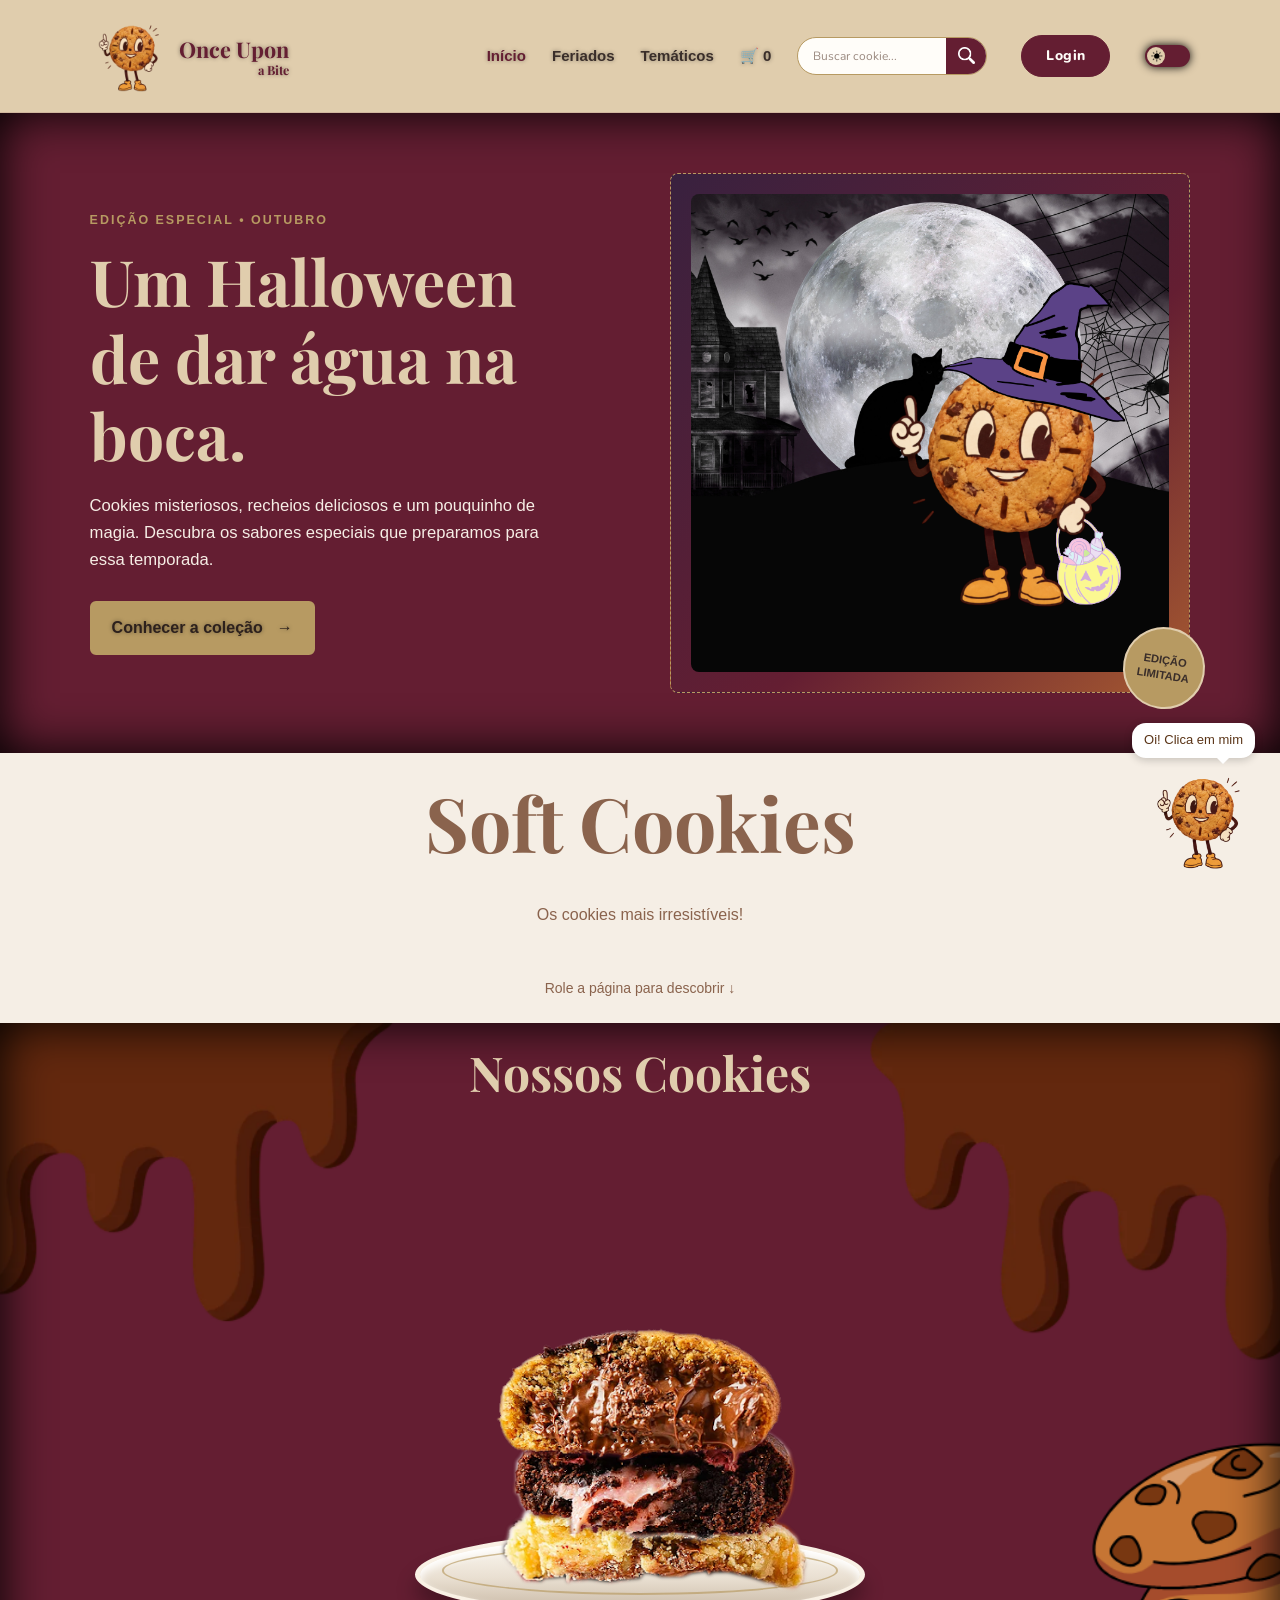
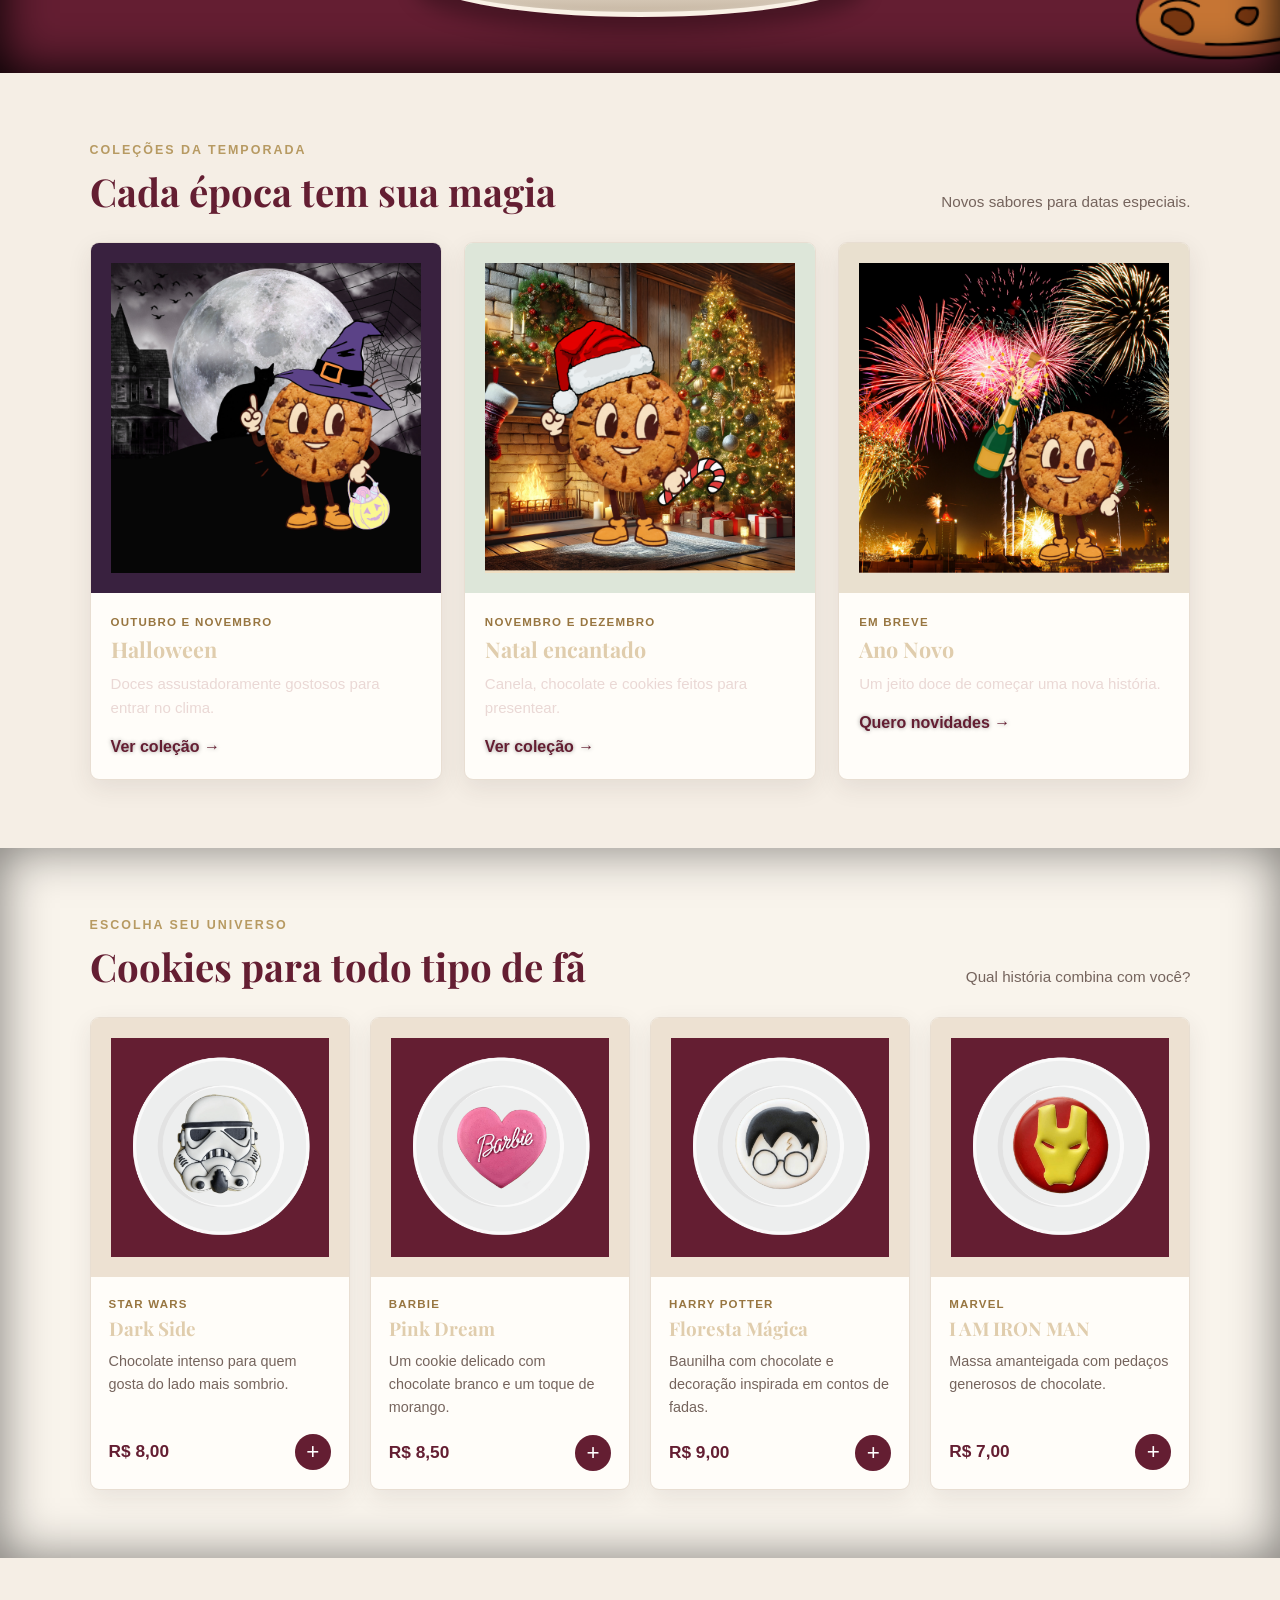
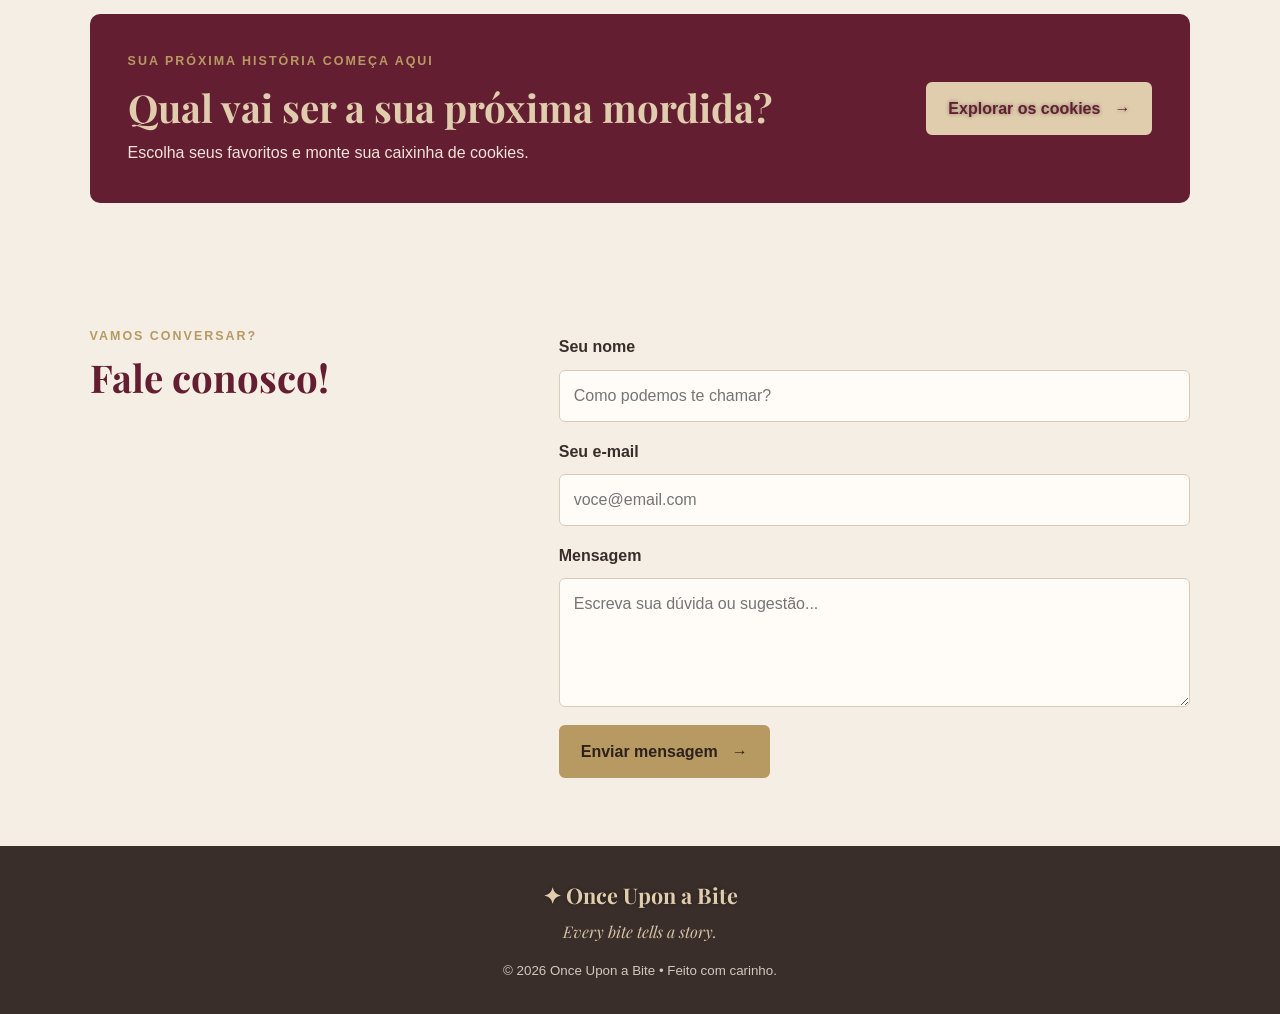
<file: index.html>
<!DOCTYPE html>
<html lang="pt-BR">
<head>
    <meta charset="UTF-8">
    <meta name="viewport" content="width=device-width, initial-scale=1.0">
    <title>Once Upon a Bite | Cookies que contam histórias</title>
    <link rel="stylesheet" href="style.css">
    <link rel="preconnect" href="https://fonts.googleapis.com">
    <link href="https://fonts.googleapis.com/css2?family=Nunito:wght@400;500;600;700;800&family=Playfair+Display:wght@500;600;700&display=swap" rel="stylesheet">
    <script src="script.js" defer></script>
    <link rel="icon" href="images/msbiscuits-favicon.png">
</head>
<body>

    <div id="mascote">
        <div class="balao-oi">Oi! Clica em mim</div>
        <img src="images/msbiscuits.png" alt="Cookie">
    </div>

    <div id="chat">
        <div class="topo">
            <img src="images/msbiscuits.png" alt="Cookie">
            <div class="nome">
                <strong>Cookie</strong>
                <span>online agora</span>
            </div>
            <button id="fechar">✕</button>
        </div>

        <div id="mensagens"></div>

        <div class="rodape">
            <input id="texto" type="text" placeholder="Escreve sua pergunta...">
            <button id="enviar">➤</button>
        </div>
    </div>

    <header class="cabecalho">
        <a class="logo" href="#inicio">
            <span class="logo-cookie">
                <img src="images/msbiscuits.png" alt="">
            </span>
            <span>Once Upon <small>a Bite</small></span>
        </a>

        <nav class="menu">
            <a class="header-active" href="#inicio">Início</a>

            <div class="feriados">
                <p>Feriados</p>
                <ul class="dropdown-feriados">
                    <li><a href="halloween.html">Halloween</a></li>
                    <li><a href="natal.html">Natal</a></li>
                </ul>
            </div>

            <a href="tematicos.html">Temáticos</a>

            <a href="carrinho.html" id="iconeCarrinho">
                🛒
                <span id="contadorCarrinho">0</span>
            </a>

            <div class="pesquisa">
                <input
                    type="search"
                    id="campoPesquisa"
                    list="lista-cookies"
                    placeholder="Buscar cookie..."
                    autocomplete="off"
                >

                <datalist id="lista-cookies">
                    <option value="Papai Cruel">
                    <option value="Poção Proibida">
                    <option value="Maldição da abóbora">
                    <option value="Jason Voorhees">
                    <option value="Mordida Proibida">
                    <option value="Ossos do Ofício">
                    <option value="Frankestein">
                    <option value="Gato Preto">
                    <option value="Dark Side">
                    <option value="Pink Dream">
                    <option value="Floresta Mágica">
                    <option value="I AM IRON MAN">
                    <option value="Velociraptor">
                    <option value="Amor Encantado">
                    <option value="HEHE">
                    <option value="SuperSonic">
                    <option value="Intergalático">
                    <option value="Troca Equivalente">
                    <option value="Aquele em que Mônica">
                    <option value="O Roubo">
                    <option value="Gingerbread">
                    <option value="Hello Kitty Natalina">
                    <option value="Grinch">
                    <option value="HOHOHO">
                    <option value="Let it go">
                    <option value="Presentes">
                    <option value="Rudolph">
                    <option value="Mamãe Noel">
                </datalist>

                <button type="button" onclick="abrirPesquisa()" aria-label="Pesquisar">
                    <img src="images/lupa.png" alt="">
                </button>
            </div>

            <button type="button" class="botao-abrir-login" onclick="abrirLogin()">
                Login
            </button>
            
            
            <!-- ================= MODAL DE LOGIN ================= -->
            
            <div id="id01" class="modal">
            
                <div class="modal-content">
            
                    <button type="button" class="close" onclick="fecharLogin()">
                        &times;
                    </button>
            
                    <div class="login-decoracao">
            
                        <img src="images/msbiscuits.png" alt="Cookie">
            
                        <span class="login-detalhe">✦ UMA EXPERIÊNCIA ESPECIAL ✦</span>
            
                        <h2>Once Upon<br>a Bite</h2>
            
                        <p>
                            Toda grande história começa com uma mordida.
                            Que tal continuar a sua?
                        </p>
            
                        <span class="login-estrela">✧</span>
            
                    </div>
            
            
                    <div class="login-formulario">
            
                        <span class="login-boasvindas">É BOM TER VOCÊ AQUI!</span>
            
                        <h2>Bem-vindo!</h2>
            
                        <p class="subtitulo">
                            Entre na sua conta e descubra seu próximo sabor favorito.
                        </p>
            
            
                        <!-- FORMULÁRIO DE LOGIN -->
            
                        <form id="formLogin">
            
                            <label for="uname">E-mail</label>
            
                            <input
                                type="email"
                                id="uname"
                                name="email"
                                placeholder="Digite seu e-mail"
                                required
                            >
            
            
                            <label for="psw">Senha</label>
            
                            <input
                                type="password"
                                id="psw"
                                name="senha"
                                placeholder="Digite sua senha"
                                required
                            >
            
            
                            <div class="login-opcoes">
            
                                <label class="lembrar">
                                    <input type="checkbox" name="remember">
                                    Lembrar de mim
                                </label>
            
                                <a href="#">Esqueceu a senha?</a>
            
                            </div>
            
            
                            <button type="submit" class="botao-login">
                                Entrar na minha conta <span>→</span>
                            </button>
            
                        </form>
            
            
                        <!-- LINK PARA CADASTRO -->
            
                        <p class="login-cadastro">
                            Ainda não tem uma conta?
            
                            <a
                                href="#"
                                onclick="event.preventDefault(); abrirCadastro();"
                            >
                                Cadastre-se
                            </a>
            
                        </p>
            
            
                        <div class="login-rodape">
                            ✦ EVERY BITE TELLS A STORY ✦
                        </div>
            
                    </div>
            
                </div>
            
            </div>
            
            
            
            <!-- ================= MODAL DE CADASTRO ================= -->
            
            <div id="modalCadastro" class="painel-overlay" style="display: none;">
            
                <div class="container-formulario-interno">
            
                    <button
                        type="button"
                        class="btn-fechar-modal"
                        onclick="fecharCadastro()"
                    >
                        &times;
                    </button>
            
            
                    <div class="bloco-campos-cadastro">
            
                        <h2>Criar Conta</h2>
            
            
                        <!-- FORMULÁRIO DE CADASTRO -->
            
                        <form id="formCadastro">
            
                            <input
                                type="text"
                                name="nome"
                                placeholder="Nome completo"
                                required
                            >
            
                            <input
                                type="tel"
                                id="tel"
                                name="telefone"
                                placeholder="+55 (00) 0 0000-0000"
                                maxlength="19"
                                inputmode="numeric"
                                required
                            >

            
                            <input
                                type="email"
                                name="email"
                                placeholder="E-mail"
                                required
                            >
            
                            <input
                                type="text"
                                name="endereco"
                                placeholder="Endereço"
                                required
                            >
            
                            <input
                                type="text"
                                name="numero"
                                placeholder="Número"
                                required
                            >
            
                            <input
                                type="text"
                                name="complemento"
                                placeholder="Complemento"
                            >
            
                            <input
                                type="text"
                                name="bairro"
                                placeholder="Bairro"
                                required
                            >
            
                            <input
                                type="text"
                                name="cidade"
                                placeholder="Cidade"
                                required
                            >
            
                            <input
                                type="password"
                                name="senha"
                                placeholder="Crie uma senha"
                                required
                            >
            
            
                            <button type="submit" class="botao-login">
                                Cadastrar-se <span>→</span>
                            </button>
            
            
                            <p style="text-align:center; margin-top:15px;">
            
                                Já tem conta?
            
                                <a
                                    href="#"
                                    onclick="event.preventDefault(); voltarParaLogin();"
                                >
                                    Voltar ao Login
                                </a>
            
                            </p>
            
                        </form>
            
                    </div>
            
                </div>
            
            </div>
            

            <label class="switch">
                <input type="checkbox" id="botao-mode">
                <span class="slider"></span>
            </label>
        </nav>
    </header>

    <main>
        <section class="destaque" id="inicio">
            <div class="destaque-texto">
                <p class="sobretitulo">EDIÇÃO ESPECIAL • OUTUBRO</p>

                <h1>Um Halloween<br>de dar água na boca.</h1>

                <p class="descricao">
                    Cookies misteriosos, recheios deliciosos e um pouquinho de magia.
                    Descubra os sabores especiais que preparamos para essa temporada.
                </p>

                <a class="botao" href="#feriados">
                    Conhecer a coleção <span>→</span>
                </a>
            </div>

            <div class="destaque-foto">
                <div class="foto-placeholder halloween-foto">
                    <img src="images/halloweenpag1.png" alt="">
                </div>

                <span class="selo">EDIÇÃO<br>LIMITADA</span>
            </div>
        </section>

        <section class="inicio">
            <h1>Soft Cookies</h1>
            <p>Os cookies mais irresistíveis!</p>
            <p class="instrucao">Role a página para descobrir ↓</p>
        </section>

        <section class="secao-cookies" id="secaoCookies">
    <div class="conteudo">
        <h2>Nossos Cookies</h2>

        <div class="pilha-cookies">

            <div class="prato">
                <div class="borda-prato"></div>
            </div>

            <img src="images/cook1.webp" class="cookie cookie-1" alt="Cookie">
            <img src="images/cook2.webp" class="cookie cookie-2" alt="Cookie">
            <img src="images/cook3.webp" class="cookie cookie-3" alt="Cookie">

        </div>
    </div>
</section>
        <section class="secao" id="feriados">
            <div class="titulo-secao">
                <div>
                    <p class="sobretitulo">COLEÇÕES DA TEMPORADA</p>
                    <h2>Cada época tem sua magia</h2>
                </div>

                <p class="texto-apoio">Novos sabores para datas especiais.</p>
            </div>

            <div class="grade-feriados">
                <article class="cartao-feriado halloween">
                    <div class="foto-placeholder foto-feriado">
                        <img src="images/halloweenpag1.png" alt="Foto da coleção de Halloween">
                    </div>

                    <div class="cartao-conteudo">
                        <p class="etiqueta">OUTUBRO E NOVEMBRO</p>
                        <h3>Halloween</h3>
                        <p>Doces assustadoramente gostosos para entrar no clima.</p>
                        <a href="halloween.html">Ver coleção →</a>
                    </div>
                </article>

                <article class="cartao-feriado natal">
                    <div class="foto-placeholder foto-feriado">
                        <img src="images/natalpag1.png" alt="">
                    </div>

                    <div class="cartao-conteudo">
                        <p class="etiqueta">NOVEMBRO E DEZEMBRO</p>
                        <h3>Natal encantado</h3>
                        <p>Canela, chocolate e cookies feitos para presentear.</p>
                        <a href="natal.html">Ver coleção →</a>
                    </div>
                </article>

                <article class="cartao-feriado ano-novo">
                    <div class="foto-placeholder foto-feriado">
                        <img src="images/anonovopag1.png" alt="">
                    </div>

                    <div class="cartao-conteudo">
                        <p class="etiqueta">EM BREVE</p>
                        <h3>Ano Novo</h3>
                        <p>Um jeito doce de começar uma nova história.</p>
                        <a href="#formulario">Quero novidades →</a>
                    </div>
                </article>
            </div>
        </section>

        <section class="secao produtos" id="tematicos">
            <div class="titulo-secao">
                <div>
                    <p class="sobretitulo">ESCOLHA SEU UNIVERSO</p>
                    <h2>Cookies para todo tipo de fã</h2>
                </div>

                <p class="texto-apoio">Qual história combina com você?</p>
            </div>

            <div class="grade-produtos" id="produtos">

                <article class="produto">
                    <div class="foto-placeholder foto-produto">
                        <img
                            src="images/cookies.png"
                            alt="Dark Side"
                            class="imagem-detalhes"
                            onclick="abrirDetalhes(this)"
                            data-id="17"
                            data-nome="Dark Side"
                            data-preco="8.00"
                            data-imagem="images/cookies.png"
                            data-descricao="Chocolate intenso para quem gosta do lado mais sombrio."
                            data-ingredientes="Massa de chocolate, gotas de chocolate e ingredientes selecionados."
                            data-informacoes="Cookie temático inspirado em Star Wars."
                            data-categoria="STAR WARS"
                        >
                    </div>

                    <div class="produto-info">
                        <p class="categoria">STAR WARS</p>
                        <h3>Dark Side</h3>
                        <p>Chocolate intenso para quem gosta do lado mais sombrio.</p>

                        <div class="produto-final">
                            <strong>R$ 8,00</strong>
                            <button
                                type="button"
                                class="adicionar-carrinho"
                                data-nome="Dark Side"
                                data-preco="8.00"
                            >
                                +
                            </button>
                        </div>
                    </div>
                </article>

                <article class="produto">
                    <div class="foto-placeholder foto-produto">
                        <img
                            src="images/cookies3.png"
                            alt="Pink Dream"
                            class="imagem-detalhes"
                            onclick="abrirDetalhes(this)"
                            data-id="18"
                            data-nome="Pink Dream"
                            data-preco="8.50"
                            data-imagem="images/cookies3.png"
                            data-descricao="Um cookie delicado com chocolate branco e um toque de morango."
                            data-ingredientes="Massa amanteigada, chocolate branco e morango."
                            data-informacoes="Cookie temático inspirado no universo Barbie."
                            data-categoria="BARBIE"
                        >
                    </div>

                    <div class="produto-info">
                        <p class="categoria">BARBIE</p>
                        <h3>Pink Dream</h3>
                        <p>Um cookie delicado com chocolate branco e um toque de morango.</p>

                        <div class="produto-final">
                            <strong>R$ 8,50</strong>
                            <button
                                type="button"
                                class="adicionar-carrinho"
                                data-nome="Pink Dream"
                                data-preco="8.50"
                            >
                                +
                            </button>
                        </div>
                    </div>
                </article>

                <article class="produto">
                    <div class="foto-placeholder foto-produto">
                        <img
                            src="images/cookie2.png"
                            alt="Floresta Mágica"
                            class="imagem-detalhes"
                            onclick="abrirDetalhes(this)"
                            data-id="19"
                            data-nome="Floresta Mágica"
                            data-preco="9.00"
                            data-imagem="images/cookie2.png"
                            data-descricao="Baunilha com chocolate e decoração inspirada em contos de fadas."
                            data-ingredientes="Massa de baunilha, chocolate e decoração temática."
                            data-informacoes="Cookie temático inspirado em Harry Potter."
                            data-categoria="HARRY POTTER"
                        >
                    </div>

                    <div class="produto-info">
                        <p class="categoria">HARRY POTTER</p>
                        <h3>Floresta Mágica</h3>
                        <p>Baunilha com chocolate e decoração inspirada em contos de fadas.</p>

                        <div class="produto-final">
                            <strong>R$ 9,00</strong>
                            <button
                                type="button"
                                class="adicionar-carrinho"
                                data-nome="Floresta Mágica"
                                data-preco="9.00"
                            >
                                +
                            </button>
                        </div>
                    </div>
                </article>

                <article class="produto">
                    <div class="foto-placeholder foto-produto">
                        <img
                            src="images/cookies.4.png"
                            alt="I AM IRON MAN"
                            class="imagem-detalhes"
                            onclick="abrirDetalhes(this)"
                            data-id="20"
                            data-nome="I AM IRON MAN"
                            data-preco="7.00"
                            data-imagem="images/cookies.4.png"
                            data-descricao="Massa amanteigada com pedaços generosos de chocolate."
                            data-ingredientes="Massa amanteigada e pedaços de chocolate."
                            data-informacoes="Cookie temático inspirado no universo Marvel."
                            data-categoria="MARVEL"
                        >
                    </div>

                    <div class="produto-info">
                        <p class="categoria">MARVEL</p>
                        <h3>I AM IRON MAN</h3>
                        <p>Massa amanteigada com pedaços generosos de chocolate.</p>

                        <div class="produto-final">
                            <strong>R$ 7,00</strong>
                            <button
                                type="button"
                                class="adicionar-carrinho"
                                data-nome="I AM IRON MAN"
                                data-preco="7.00"
                            >
                                +
                            </button>
                        </div>
                    </div>
                </article>

            </div>
        </section>

        <section class="convite" id="carrinho">
            <div>
                <p class="sobretitulo">SUA PRÓXIMA HISTÓRIA COMEÇA AQUI</p>
                <h2>Qual vai ser a sua próxima mordida?</h2>
                <p>Escolha seus favoritos e monte sua caixinha de cookies.</p>
            </div>

            <a class="botao botao-claro" href="#tematicos">
                Explorar os cookies <span>→</span>
            </a>
        </section>

        <section class="secao contato" id="formulario">
            <div class="titulo-secao">
                <div>
                    <p class="sobretitulo">VAMOS CONVERSAR?</p>
                    <h2>Fale conosco!</h2>
                </div>
            </div>

            <form class="form-contato">
                <label for="nome">Seu nome</label>
                <input type="text" id="nome" name="nome" placeholder="Como podemos te chamar?">

                <label for="email">Seu e-mail</label>
                <input type="email" id="email" name="email" placeholder="voce@email.com">

                <label for="mensagem">Mensagem</label>
                <textarea id="mensagem" name="mensagem" rows="4" placeholder="Escreva sua dúvida ou sugestão..."></textarea>

                <button class="botao" type="submit">
                    Enviar mensagem <span>→</span>
                </button>
            </form>
        </section>
    </main>

    <footer class="rodape">
        <a class="logo logo-rodape" href="#inicio">✦ Once Upon a Bite</a>
        <p>Every bite tells a story.</p>
        <small>© 2026 Once Upon a Bite • Feito com carinho.</small>
    </footer>

</body>
</html>
</file>
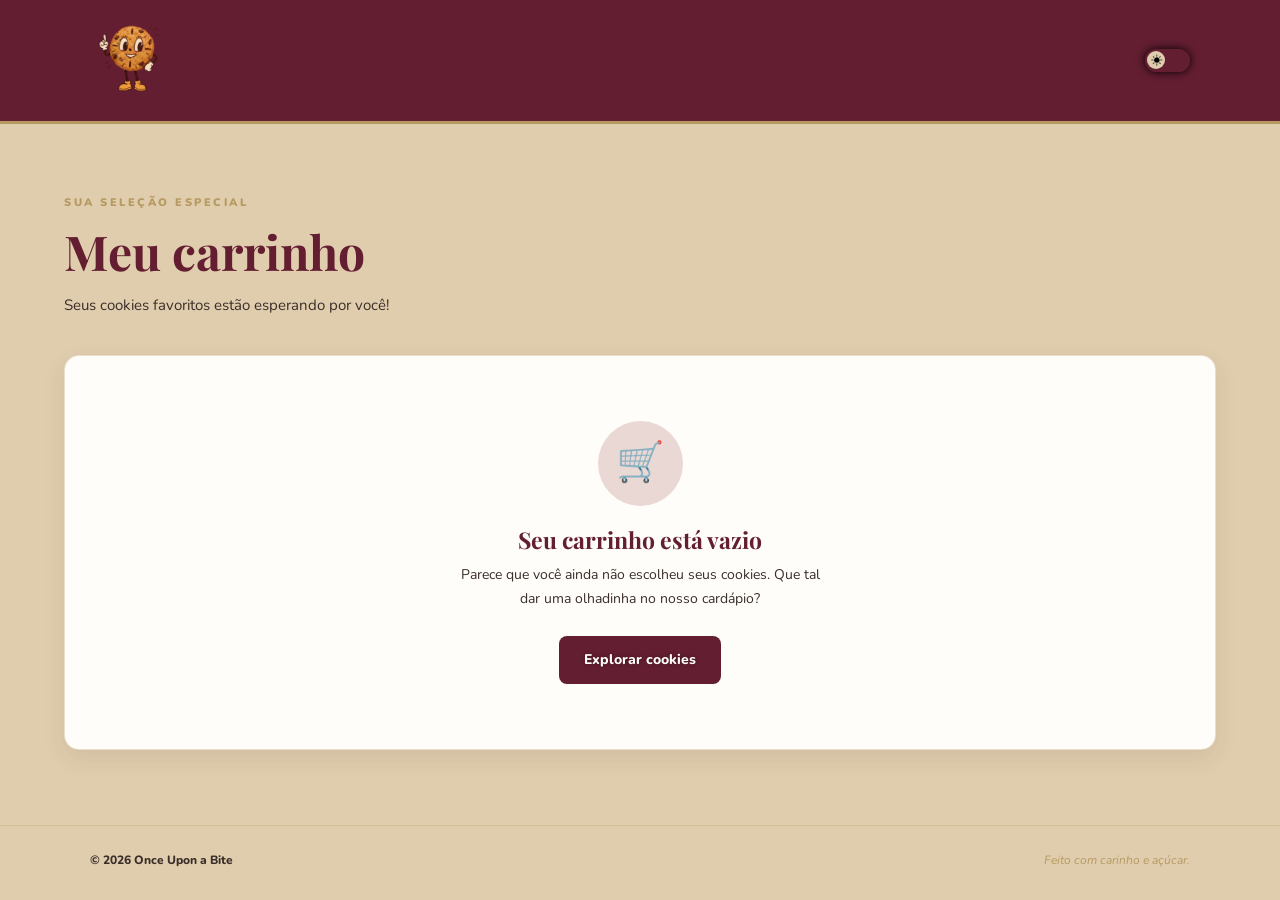
<file: carrinho.html>
<!DOCTYPE html>
<html lang="pt-br">

<head>
    <meta charset="UTF-8">
    <meta name="viewport" content="width=device-width, initial-scale=1.0">

    <title>Meu Carrinho | Once Upon a Bite</title>

    <link rel="stylesheet" href="style.css">
    <link rel="stylesheet" href="carrinho.css">

    <link rel="preconnect" href="https://fonts.googleapis.com">
    <link
        href="https://fonts.googleapis.com/css2?family=Nunito:wght@400;500;600;700;800&family=Playfair+Display:wght@500;600;700&display=swap"
        rel="stylesheet">

    <link rel="icon" href="images/msbiscuits-favicon.png">
    <script src="carrinho.js" defer></script>
</head>

<body>
    <header class="cabecalho">

        <div class="logo">
            <a href="index.html">
                <img class="logo-cookie" src="images/msbiscuits.png" alt="Once Upon a Bite">
            </a>
        </div>

        <label class="switch">
            <input type="checkbox" id="botao-mode">
            <span class="slider"></span>
        </label>

    </header>

    <main class="pagina-carrinho">

        <section class="topo-carrinho">

            <span class="etiqueta-carrinho">SUA SELEÇÃO ESPECIAL</span>

            <h1>Meu carrinho</h1>

            <p>Seus cookies favoritos estão esperando por você!</p>

        </section>

        <section id="carrinhoVazio" class="carrinho-vazio">

            <div class="icone-carrinho-vazio">🛒</div>

            <h2>Seu carrinho está vazio</h2>

            <p>
                Parece que você ainda não escolheu seus cookies.
                Que tal dar uma olhadinha no nosso cardápio?
            </p>

            <a href="index.html" class="botao-continuar">
                Explorar cookies
            </a>

        </section>

        <section id="carrinhoConteudo" class="lista-produtos">

            <div class="carrinho-lista">

                <div class="titulo-lista">

                    <h2>Seus produtos</h2>

                    <span id="contadorItensCarrinho">0 itens</span>

                </div>

                <div id="carrinhoItens">
                </div>

                <a href="index.html" class="continuar-comprando">
                    ← Continuar comprando
                </a>

            </div>

            <aside class="resumo-carrinho">

                <div class="resumo-cabecalho">

                    <span>QUASE LÁ!</span>

                    <h2>Resumo do pedido</h2>

                </div>


                <div class="linha-resumo">
                    <span>Subtotal</span>
                    <span id="subtotalCarrinho">R$ 0,00</span>
                </div>

                <div class="linha-resumo">
                    <span>Entrega</span>
                    <span id="entregaCarrinho">A combinar</span>
                </div>


                <div class="divisor-resumo"></div>


                <div class="linha-resumo total">
                    <strong>Total</strong>
                    <strong id="totalCarrinho">R$ 0,00</strong>
                </div>


                <button id="finalizarCompra" class="botao-finalizar" type="button" id="exportarPedido"
                    class="botao-finalizar">>
                    Finalizar pedido
                    <span>→</span>
                </button>


                <div class="mensagem-resumo">
                    <span>✦</span>
                    <p>Preparado com carinho e açúcar!</p>
                </div>

            </aside>

        </section>

    </main>


    <!-- RODAPÉ -->
    <footer class="rodape-carrinho">

        <p>© 2026 Once Upon a Bite</p>

        <span>Feito com carinho e açúcar.</span>

    </footer>

</body>

</html>
</file>
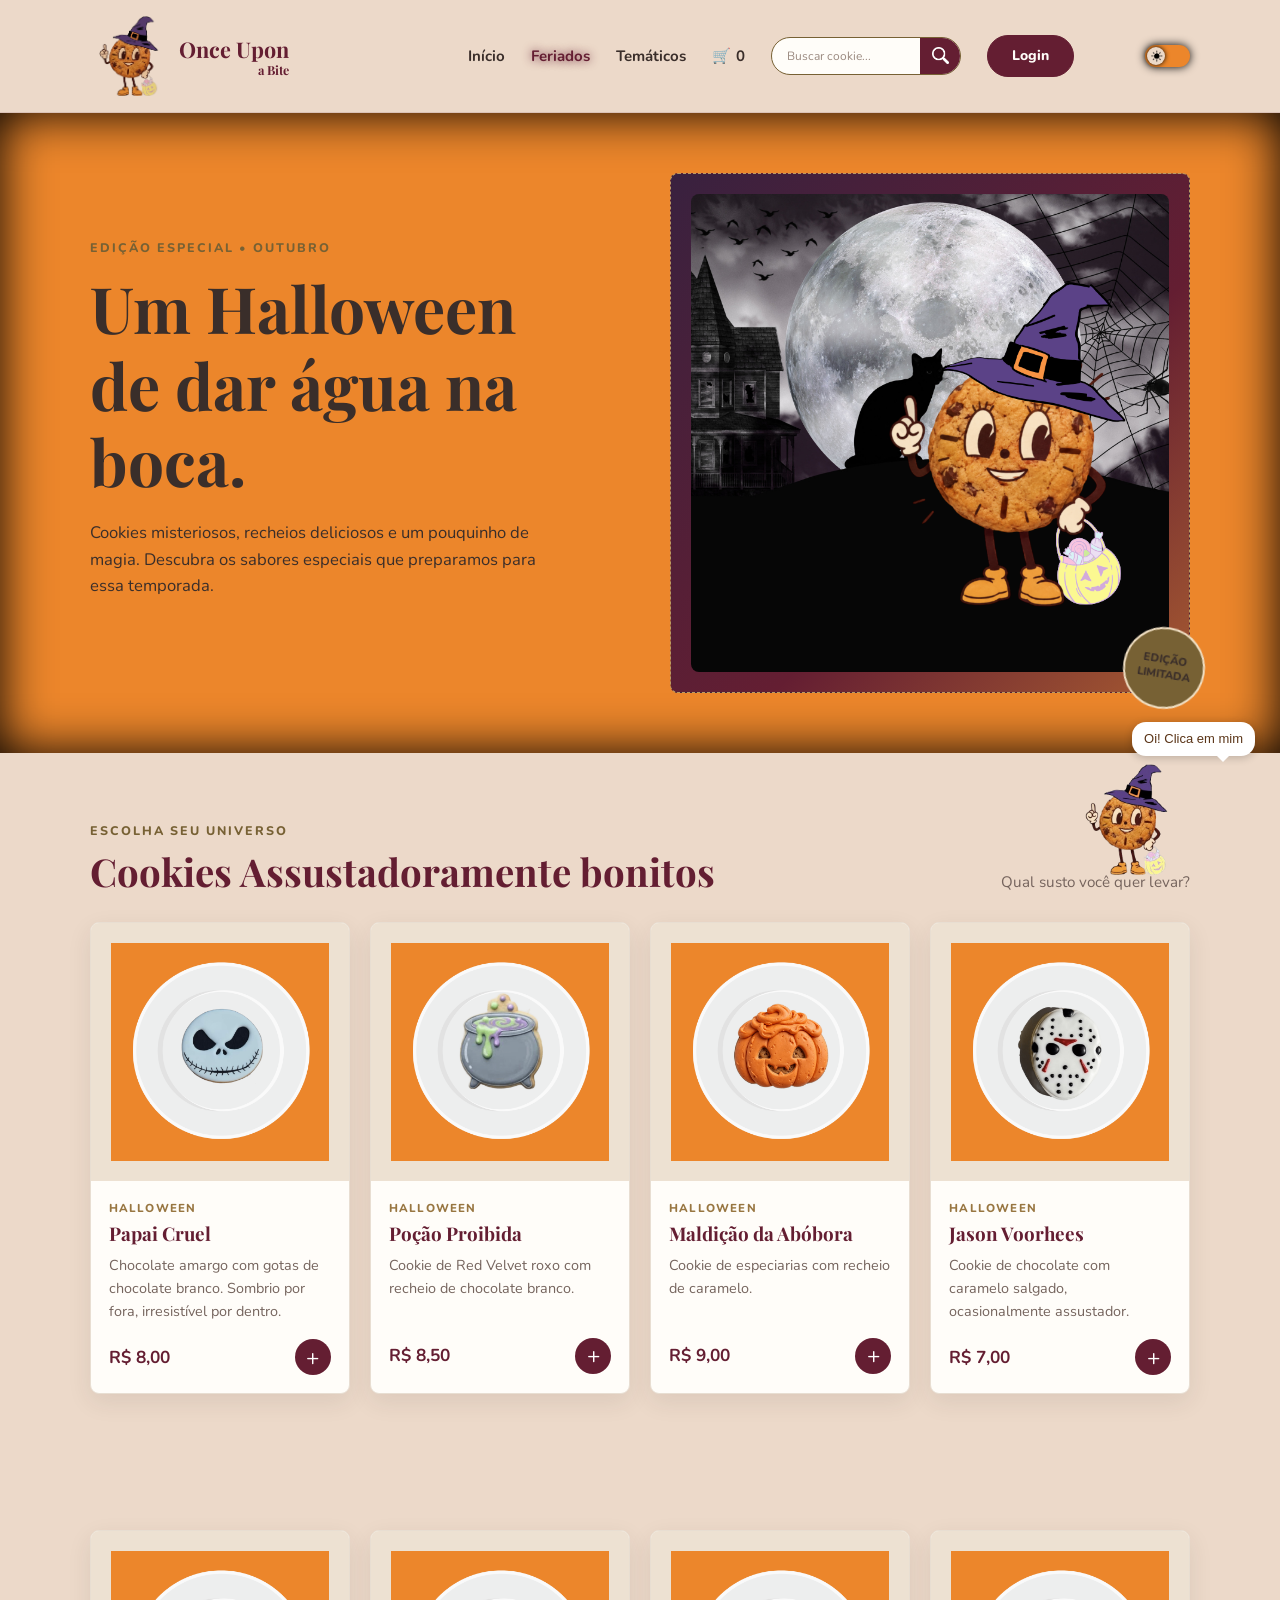
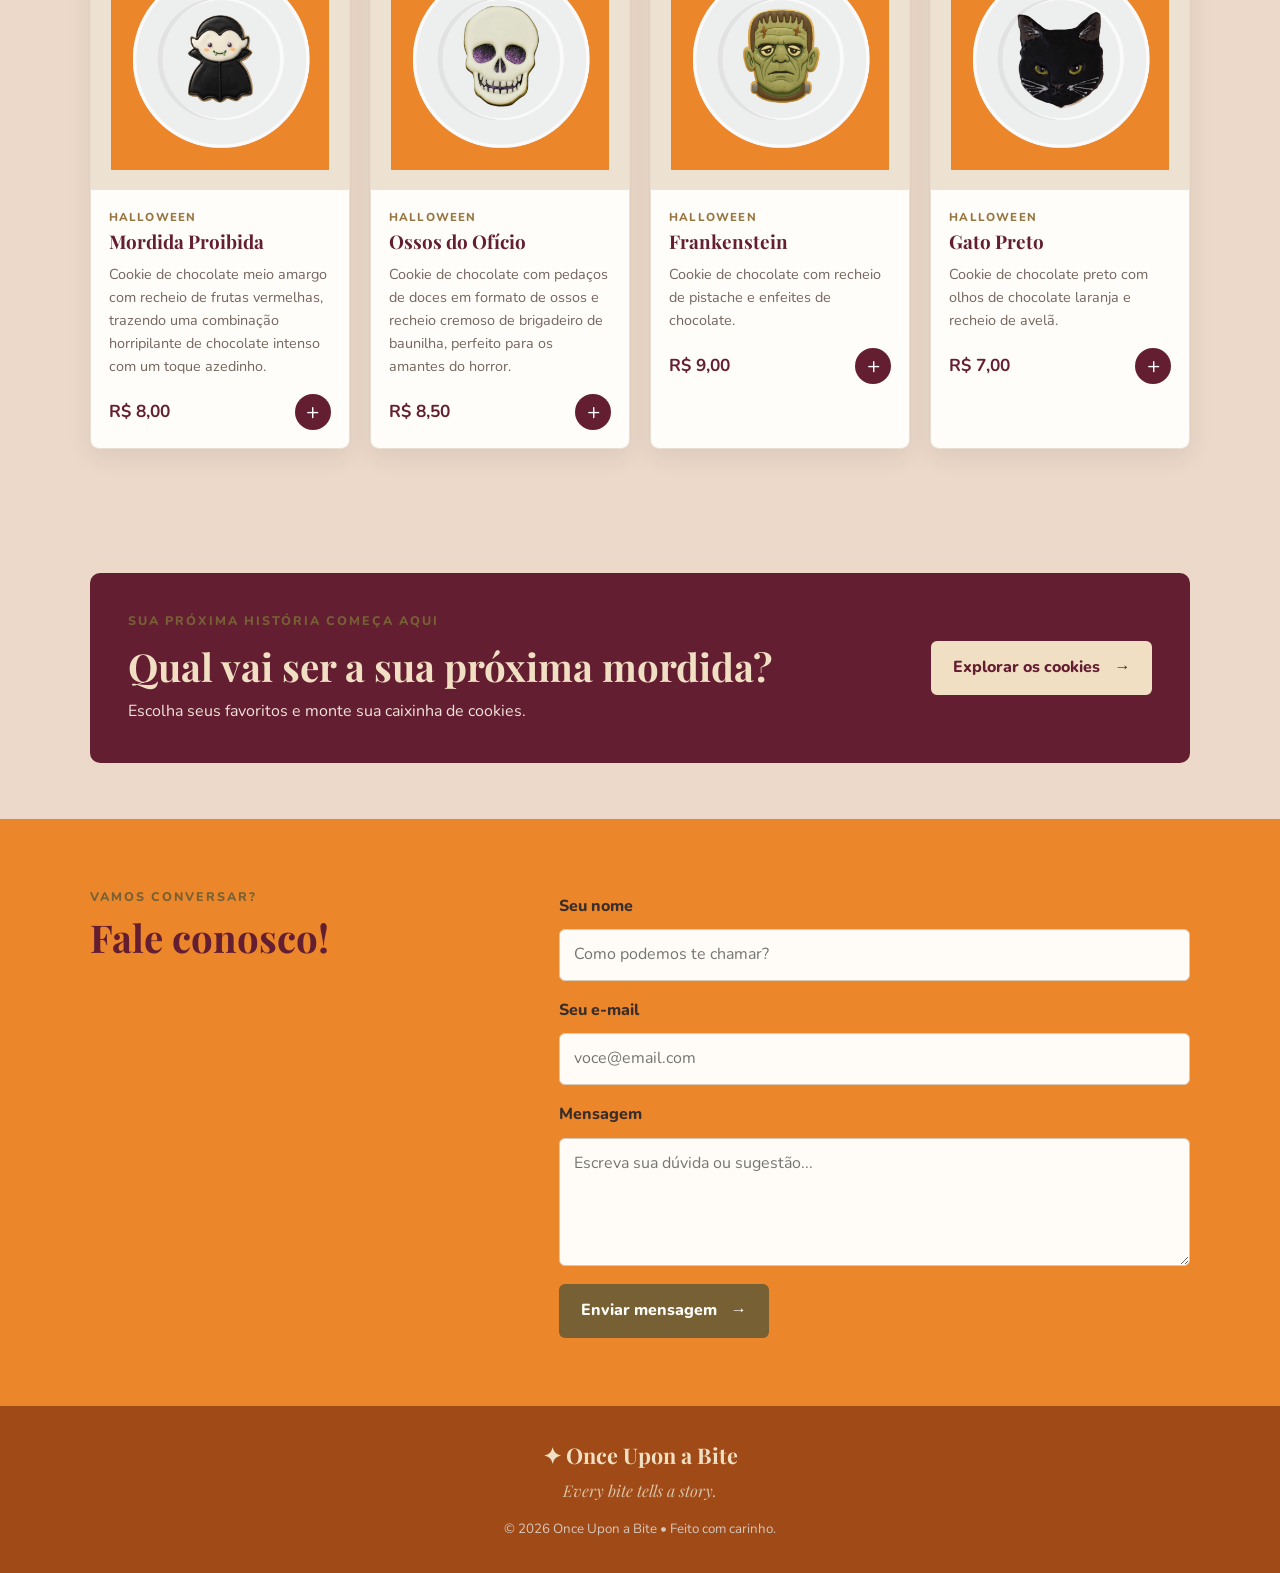
<file: halloween.html>
<!DOCTYPE html>
<html lang="pt-BR">

<head>
    <meta charset="UTF-8">
    <meta name="viewport" content="width=device-width, initial-scale=1.0">

    <title>Once Upon a Bite | Cookies que contam histórias</title>
    <link rel="stylesheet" href="halloween.css">

    <link rel="preconnect" href="https://fonts.googleapis.com">
    <link href="https://fonts.googleapis.com/css2?family=Nunito:wght@400;500;600;700;800&family=Playfair+Display:wght@500;600;700&display=swap" rel="stylesheet">

    <script src="halloween.js" defer></script>

    <link rel="icon" href="images/msbiscuits-favicon.png">
</head>

<body>

    <!-- MASCOTE -->
    <div id="mascote">
        <div class="balao-oi">Oi! Clica em mim</div>
        <img src="images/msbiscuitshalloween.png" alt="Cookie">
    </div>

    <!-- CHATBOT -->
    <div id="chat">
        <div class="topo">
            <img src="images/msbiscuitshalloween.png" alt="Cookie">

            <div class="nome">
                <strong>Cookie</strong>
                <span>online agora</span>
            </div>

            <button id="fechar" type="button">✕</button>
        </div>

        <div id="mensagens"></div>

        <div class="rodape">
            <input id="texto" type="text" placeholder="Escreve sua pergunta...">
            <button id="enviar" type="button">➤</button>
        </div>
    </div>

    <!-- INTRODUÇÃO DE HALLOWEEN -->
    <div class="intro-halloween" id="intro-halloween" aria-label="Abertura de Halloween">

        <div class="intro-raios" aria-hidden="true"></div>

        <video
            class="intro-abobora"
            id="intro-abobora"
            src="images/abobora-halloween.mp4"
            autoplay
            playsinline
            preload="auto"
            aria-label="Animação macabra de uma abóbora">
        </video>

        <button class="intro-pular" id="intro-pular" type="button">
            Pular introdução ✕
        </button>
    </div>

    <!-- CABEÇALHO -->
    <header class="cabecalho">

        <a class="logo" href="#inicio">
            <span class="logo-cookie">
                <img src="images/msbiscuitshalloween.png" alt="">
            </span>

            <span>
                Once Upon
                <small>a Bite</small>
            </span>
        </a>

        <nav class="menu">

            <a href="index.html">Início</a>

            <div class="feriados">
                <p class="header-active">Feriados</p>

                <ul class="dropdown-feriados">
                    <li>
                        <a class="header-active" href="halloween.html">Halloween</a>
                    </li>

                    <li>
                        <a href="natal.html">Natal</a>
                    </li>
                </ul>
            </div>

            <a href="tematicos.html">Temáticos</a>

            <a href="carrinho.html" id="iconeCarrinho">
                🛒
                <span id="contadorCarrinho">0</span>
            </a>

            <div class="pesquisa">
                <input
                    type="search"
                    id="campoPesquisa"
                    list="lista-cookies"
                    placeholder="Buscar cookie..."
                    autocomplete="off"
                >

                <datalist id="lista-cookies">
                    <option value="Papai Cruel">
                    <option value="Poção Proibida">
                    <option value="Maldição da abóbora">
                    <option value="Jason Voorhees">
                    <option value="Mordida Proibida">
                    <option value="Ossos do Ofício">
                    <option value="Frankestein">
                    <option value="Gato Preto">
                    <option value="Dark Side">
                    <option value="Pink Dream">
                    <option value="Floresta Mágica">
                    <option value="I AM IRON MAN">
                    <option value="Velociraptor">
                    <option value="Amor Encantado">
                    <option value="HEHE">
                    <option value="SuperSonic">
                    <option value="Intergalático">
                    <option value="Troca Equivalente">
                    <option value="Aquele em que Mônica">
                    <option value="O Roubo">
                    <option value="Gingerbread">
                    <option value="Hello Kitty Natalina">
                    <option value="Grinch">
                    <option value="HOHOHO">
                    <option value="Let it go">
                    <option value="Presentes">
                    <option value="Rudolph">
                    <option value="Mamãe Noel">
                </datalist>

                <button type="button" onclick="abrirPesquisa()" aria-label="Pesquisar">
                    <img src="images/lupa.png" alt="">
                </button>
            </div>

            <button type="button" class="botao-abrir-login" onclick="abrirLogin()">Login</button>

            <div id="id01" class="modal">
                <div class="modal-content">

                    <button type="button" class="close" onclick="fecharLogin()">&times;</button>

                    <div class="login-decoracao">
                        <img src="images/msbiscuits.png" alt="Cookie">

                        <span class="login-detalhe">✦ UMA EXPERIÊNCIA ESPECIAL ✦</span>

                        <h2>Once Upon<br>a Bite</h2>

                        <p>Toda grande história começa com uma mordida. Que tal continuar a sua?</p>

                        <span class="login-estrela">✧</span>
                    </div>

                    <div class="login-formulario">
                        <span class="login-boasvindas">É BOM TER VOCÊ AQUI!</span>

                        <h2>Bem-vindo!</h2>

                        <p class="subtitulo">
                            Entre na sua conta e descubra seu próximo sabor favorito.
                        </p>

                        <form id="formLogin">
                            <label for="uname">E-mail</label>

                            <input
                                type="email"
                                id="uname"
                                name="email"
                                placeholder="Digite seu e-mail"
                                required
                            >

                            <label for="psw">Senha</label>

                            <input
                                type="password"
                                id="psw"
                                name="senha"
                                placeholder="Digite sua senha"
                                required
                            >

                            <div class="login-opcoes">
                                <label class="lembrar">
                                    <input type="checkbox" name="remember">
                                    Lembrar de mim
                                </label>

                                <a href="#">Esqueceu a senha?</a>
                            </div>

                            <button type="submit" class="botao-login">
                                Entrar na minha conta <span>→</span>
                            </button>
                        </form>

                        <p class="login-cadastro">
                            Ainda não tem uma conta?
                            <a href="#">Cadastre-se</a>
                        </p>

                        <div class="login-rodape">
                            ✦ EVERY BITE TELLS A STORY ✦
                        </div>
                    </div>
                </div>
            </div>

            <!-- MODO CLARO E ESCURO -->
            <label class="switch">
                <input type="checkbox" id="botao-mode">
                <span class="slider"></span>
            </label>

        </nav>
    </header>

    <main>

        <!-- DESTAQUE -->
        <section class="destaque" id="inicio">

            <div class="destaque-texto">
                <p class="sobretitulo">
                    EDIÇÃO ESPECIAL • OUTUBRO
                </p>

                <h1>
                    Um Halloween<br>
                    de dar água na boca.
                </h1>

                <p class="descricao">
                    Cookies misteriosos, recheios deliciosos e um pouquinho de magia.
                    Descubra os sabores especiais que preparamos para essa temporada.
                </p>
            </div>

            <div class="destaque-foto">
                <div class="foto-placeholder halloween-foto">
                    <img
                        src="images/halloweenpag1.png"
                        alt="Cookies especiais de Halloween">
                </div>

                <span class="selo">
                    EDIÇÃO<br>
                    LIMITADA
                </span>
            </div>
        </section>

        <!-- PRIMEIRA SEÇÃO DE PRODUTOS -->
        <section class="secao produtos" id="tematicos">

            <div class="titulo-secao">
                <div>
                    <p class="sobretitulo">
                        ESCOLHA SEU UNIVERSO
                    </p>

                    <h2>
                        Cookies Assustadoramente bonitos
                    </h2>
                </div>

                <p class="texto-apoio">
                    Qual susto você quer levar?
                </p>
            </div>

            <div class="grade-produtos" id="produtos">

                <!-- PAPAI CRUEL -->
                <article class="produto">
                    <div class="foto-placeholder foto-produto">
                        <img
                            src="images/halloweencookie1.png"
                            alt="Papai Cruel"
                            class="imagem-detalhes"
                            onclick="abrirDetalhes(this)"
                            data-id="1"
                            data-nome="Papai Cruel"
                            data-preco="8.00"
                            data-imagem="images/halloweencookie1.png"
                            data-descricao="Chocolate amargo com gotas de chocolate branco. Sombrio por fora, irresistível por dentro."
                            data-ingredientes="Massa de chocolate amargo e gotas de chocolate branco."
                            data-informacoes="Cookie especial da coleção de Halloween."
                            data-categoria="HALLOWEEN"
                        >
                    </div>

                    <div class="produto-info">
                        <p class="categoria">HALLOWEEN</p>
                        <h3>Papai Cruel</h3>

                        <p>
                            Chocolate amargo com gotas de chocolate branco.
                            Sombrio por fora, irresistível por dentro.
                        </p>

                        <div class="produto-final">
                            <strong>R$ 8,00</strong>

                            <button
                                type="button"
                                class="adicionar-carrinho"
                                onclick="adicionarAoCarrinho(this)"
                                data-nome="Papai Cruel"
                                data-preco="8.00"
                                aria-label="Adicionar Papai Cruel ao carrinho"
                            >
                                +
                            </button>
                        </div>
                    </div>
                </article>

                <!-- POÇÃO PROIBIDA -->
                <article class="produto">
                    <div class="foto-placeholder foto-produto">
                        <img
                            src="images/halloweencookie2.png"
                            alt="Poção Proibida"
                            class="imagem-detalhes"
                            onclick="abrirDetalhes(this)"
                            data-id="2"
                            data-nome="Poção Proibida"
                            data-preco="8.50"
                            data-imagem="images/halloweencookie2.png"
                            data-descricao="Cookie de Red Velvet roxo com recheio de chocolate branco."
                            data-ingredientes="Massa de Red Velvet e recheio de chocolate branco."
                            data-informacoes="Cookie especial da coleção de Halloween."
                            data-categoria="HALLOWEEN"
                        >
                    </div>

                    <div class="produto-info">
                        <p class="categoria">HALLOWEEN</p>
                        <h3>Poção Proibida</h3>

                        <p>
                            Cookie de Red Velvet roxo com recheio de chocolate branco.
                        </p>

                        <div class="produto-final">
                            <strong>R$ 8,50</strong>

                            <button
                                type="button"
                                class="adicionar-carrinho"
                                onclick="adicionarAoCarrinho(this)"
                                data-nome="Poção Proibida"
                                data-preco="8.50"
                                aria-label="Adicionar Poção Proibida ao carrinho"
                            >
                                +
                            </button>
                        </div>
                    </div>
                </article>

                <!-- MALDIÇÃO DA ABÓBORA -->
                <article class="produto">
                    <div class="foto-placeholder foto-produto">
                        <img
                            src="images/halloweencookie.3.png"
                            alt="Maldição da Abóbora"
                            class="imagem-detalhes"
                            onclick="abrirDetalhes(this)"
                            data-id="3"
                            data-nome="Maldição da Abóbora"
                            data-preco="9.00"
                            data-imagem="images/halloweencookie.3.png"
                            data-descricao="Cookie de especiarias com recheio de caramelo."
                            data-ingredientes="Massa de especiarias e recheio de caramelo."
                            data-informacoes="Cookie especial da coleção de Halloween."
                            data-categoria="HALLOWEEN"
                        >
                    </div>

                    <div class="produto-info">
                        <p class="categoria">HALLOWEEN</p>
                        <h3>Maldição da Abóbora</h3>

                        <p>
                            Cookie de especiarias com recheio de caramelo.
                        </p>

                        <div class="produto-final">
                            <strong>R$ 9,00</strong>

                            <button
                                type="button"
                                class="adicionar-carrinho"
                                onclick="adicionarAoCarrinho(this)"
                                data-nome="Maldição da Abóbora"
                                data-preco="9.00"
                                aria-label="Adicionar Maldição da Abóbora ao carrinho"
                            >
                                +
                            </button>
                        </div>
                    </div>
                </article>

                <!-- JASON VOORHEES -->
                <article class="produto">
                    <div class="foto-placeholder foto-produto">
                        <img
                            src="images/halloweencookie4.png"
                            alt="Jason Voorhees"
                            class="imagem-detalhes"
                            onclick="abrirDetalhes(this)"
                            data-id="4"
                            data-nome="Jason Voorhees"
                            data-preco="7.00"
                            data-imagem="images/halloweencookie4.png"
                            data-descricao="Cookie de chocolate com caramelo salgado, ocasionalmente assustador."
                            data-ingredientes="Massa de chocolate e recheio de caramelo salgado."
                            data-informacoes="Cookie especial da coleção de Halloween."
                            data-categoria="HALLOWEEN"
                        >
                    </div>

                    <div class="produto-info">
                        <p class="categoria">HALLOWEEN</p>
                        <h3>Jason Voorhees</h3>

                        <p>
                            Cookie de chocolate com caramelo salgado,
                            ocasionalmente assustador.
                        </p>

                        <div class="produto-final">
                            <strong>R$ 7,00</strong>

                            <button
                                type="button"
                                class="adicionar-carrinho"
                                onclick="adicionarAoCarrinho(this)"
                                data-nome="Jason Voorhees"
                                data-preco="7.00"
                                aria-label="Adicionar Jason Voorhees ao carrinho"
                            >
                                +
                            </button>
                        </div>
                    </div>
                </article>

            </div>
        </section>

        <!-- SEGUNDA SEÇÃO DE PRODUTOS -->
        <section class="secao produtos" id="tematicos-2">

            <div class="grade-produtos" id="produtos-2">

                <!-- MORDIDA PROIBIDA -->
                <article class="produto">
                    <div class="foto-placeholder foto-produto">
                        <img
                            src="images/halloweencookie5.png"
                            alt="Mordida Proibida"
                            class="imagem-detalhes"
                            onclick="abrirDetalhes(this)"
                            data-id="5"
                            data-nome="Mordida Proibida"
                            data-preco="8.00"
                            data-imagem="images/halloweencookie5.png"
                            data-descricao="Cookie de chocolate meio amargo com recheio de frutas vermelhas, combinando chocolate intenso com um toque azedinho."
                            data-ingredientes="Massa de chocolate meio amargo e recheio de frutas vermelhas."
                            data-informacoes="Cookie especial da coleção de Halloween."
                            data-categoria="HALLOWEEN"
                        >
                    </div>

                    <div class="produto-info">
                        <p class="categoria">HALLOWEEN</p>
                        <h3>Mordida Proibida</h3>

                        <p>
                            Cookie de chocolate meio amargo com recheio de frutas vermelhas,
                            trazendo uma combinação horripilante de chocolate intenso
                            com um toque azedinho.
                        </p>

                        <div class="produto-final">
                            <strong>R$ 8,00</strong>

                            <button
                                type="button"
                                class="adicionar-carrinho"
                                onclick="adicionarAoCarrinho(this)"
                                data-nome="Mordida Proibida"
                                data-preco="8.00"
                                aria-label="Adicionar Mordida Proibida ao carrinho"
                            >
                                +
                            </button>
                        </div>
                    </div>
                </article>

                <!-- OSSOS DO OFÍCIO -->
                <article class="produto">
                    <div class="foto-placeholder foto-produto">
                        <img
                            src="images/halloweencookie6.png"
                            alt="Ossos do Ofício"
                            class="imagem-detalhes"
                            onclick="abrirDetalhes(this)"
                            data-id="6"
                            data-nome="Ossos do Ofício"
                            data-preco="8.50"
                            data-imagem="images/halloweencookie6.png"
                            data-descricao="Cookie de chocolate com pedaços de doces em formato de ossos e recheio cremoso de brigadeiro de baunilha."
                            data-ingredientes="Massa de chocolate, doces em formato de ossos e recheio de brigadeiro de baunilha."
                            data-informacoes="Cookie especial da coleção de Halloween."
                            data-categoria="HALLOWEEN"
                        >
                    </div>

                    <div class="produto-info">
                        <p class="categoria">HALLOWEEN</p>
                        <h3>Ossos do Ofício</h3>

                        <p>
                            Cookie de chocolate com pedaços de doces em formato de ossos
                            e recheio cremoso de brigadeiro de baunilha,
                            perfeito para os amantes do horror.
                        </p>

                        <div class="produto-final">
                            <strong>R$ 8,50</strong>

                            <button
                                type="button"
                                class="adicionar-carrinho"
                                onclick="adicionarAoCarrinho(this)"
                                data-nome="Ossos do Ofício"
                                data-preco="8.50"
                                aria-label="Adicionar Ossos do Ofício ao carrinho"
                            >
                                +
                            </button>
                        </div>
                    </div>
                </article>

                <!-- FRANKENSTEIN -->
                <article class="produto">
                    <div class="foto-placeholder foto-produto">
                        <img
                            src="images/halloweencookie7.png"
                            alt="Frankenstein"
                            class="imagem-detalhes"
                            onclick="abrirDetalhes(this)"
                            data-id="7"
                            data-nome="Frankenstein"
                            data-preco="9.00"
                            data-imagem="images/halloweencookie7.png"
                            data-descricao="Cookie de chocolate com recheio de pistache e enfeites de chocolate."
                            data-ingredientes="Massa de chocolate, recheio de pistache e enfeites de chocolate."
                            data-informacoes="Cookie especial da coleção de Halloween."
                            data-categoria="HALLOWEEN"
                        >
                    </div>

                    <div class="produto-info">
                        <p class="categoria">HALLOWEEN</p>
                        <h3>Frankenstein</h3>

                        <p>
                            Cookie de chocolate com recheio de pistache
                            e enfeites de chocolate.
                        </p>

                        <div class="produto-final">
                            <strong>R$ 9,00</strong>

                            <button
                                type="button"
                                class="adicionar-carrinho"
                                onclick="adicionarAoCarrinho(this)"
                                data-nome="Frankenstein"
                                data-preco="9.00"
                                aria-label="Adicionar Frankenstein ao carrinho"
                            >
                                +
                            </button>
                        </div>
                    </div>
                </article>

                <!-- GATO PRETO -->
                <article class="produto">
                    <div class="foto-placeholder foto-produto">
                        <img
                            src="images/halloweencookie8.png"
                            alt="Gato Preto"
                            class="imagem-detalhes"
                            onclick="abrirDetalhes(this)"
                            data-id="8"
                            data-nome="Gato Preto"
                            data-preco="7.00"
                            data-imagem="images/halloweencookie8.png"
                            data-descricao="Cookie de chocolate preto com olhos de chocolate laranja e recheio de avelã."
                            data-ingredientes="Massa de chocolate, olhos de chocolate laranja e recheio de avelã."
                            data-informacoes="Cookie especial da coleção de Halloween."
                            data-categoria="HALLOWEEN"
                        >
                    </div>

                    <div class="produto-info">
                        <p class="categoria">HALLOWEEN</p>
                        <h3>Gato Preto</h3>

                        <p>
                            Cookie de chocolate preto com olhos de chocolate laranja
                            e recheio de avelã.
                        </p>

                        <div class="produto-final">
                            <strong>R$ 7,00</strong>

                            <button
                                type="button"
                                class="adicionar-carrinho"
                                onclick="adicionarAoCarrinho(this)"
                                data-nome="Gato Preto"
                                data-preco="7.00"
                                aria-label="Adicionar Gato Preto ao carrinho"
                            >
                                +
                            </button>
                        </div>
                    </div>
                </article>

            </div>
        </section>

        <!-- CONVITE -->
        <section class="convite" id="carrinho">
            <div>
                <p class="sobretitulo">
                    SUA PRÓXIMA HISTÓRIA COMEÇA AQUI
                </p>

                <h2>
                    Qual vai ser a sua próxima mordida?
                </h2>

                <p>
                    Escolha seus favoritos e monte sua caixinha de cookies.
                </p>
            </div>

            <a class="botao botao-claro" href="carrinho.html">
                Explorar os cookies <span>→</span>
            </a>
        </section>

        <!-- CONTATO -->
        <section class="secao contato" id="formulario">
            <div class="titulo-secao">
                <div>
                    <p class="sobretitulo">
                        VAMOS CONVERSAR?
                    </p>

                    <h2>Fale conosco!</h2>
                </div>
            </div>

            <form class="form-contato">
                <label for="nome">Seu nome</label>

                <input
                    type="text"
                    id="nome"
                    name="nome"
                    placeholder="Como podemos te chamar?">

                <label for="email">Seu e-mail</label>

                <input
                    type="email"
                    id="email"
                    name="email"
                    placeholder="voce@email.com">

                <label for="mensagem">Mensagem</label>

                <textarea
                    id="mensagem"
                    name="mensagem"
                    rows="4"
                    placeholder="Escreva sua dúvida ou sugestão..."></textarea>

                <button class="botao" type="submit">
                    Enviar mensagem <span>→</span>
                </button>
            </form>
        </section>

    </main>

    <!-- RODAPÉ -->
    <footer class="rodape">
        <a class="logo logo-rodape" href="#inicio">
            ✦ Once Upon a Bite
        </a>

        <p>Every bite tells a story.</p>

        <small>
            © 2026 Once Upon a Bite • Feito com carinho.
        </small>
    </footer>

</body>
</html>
</file>
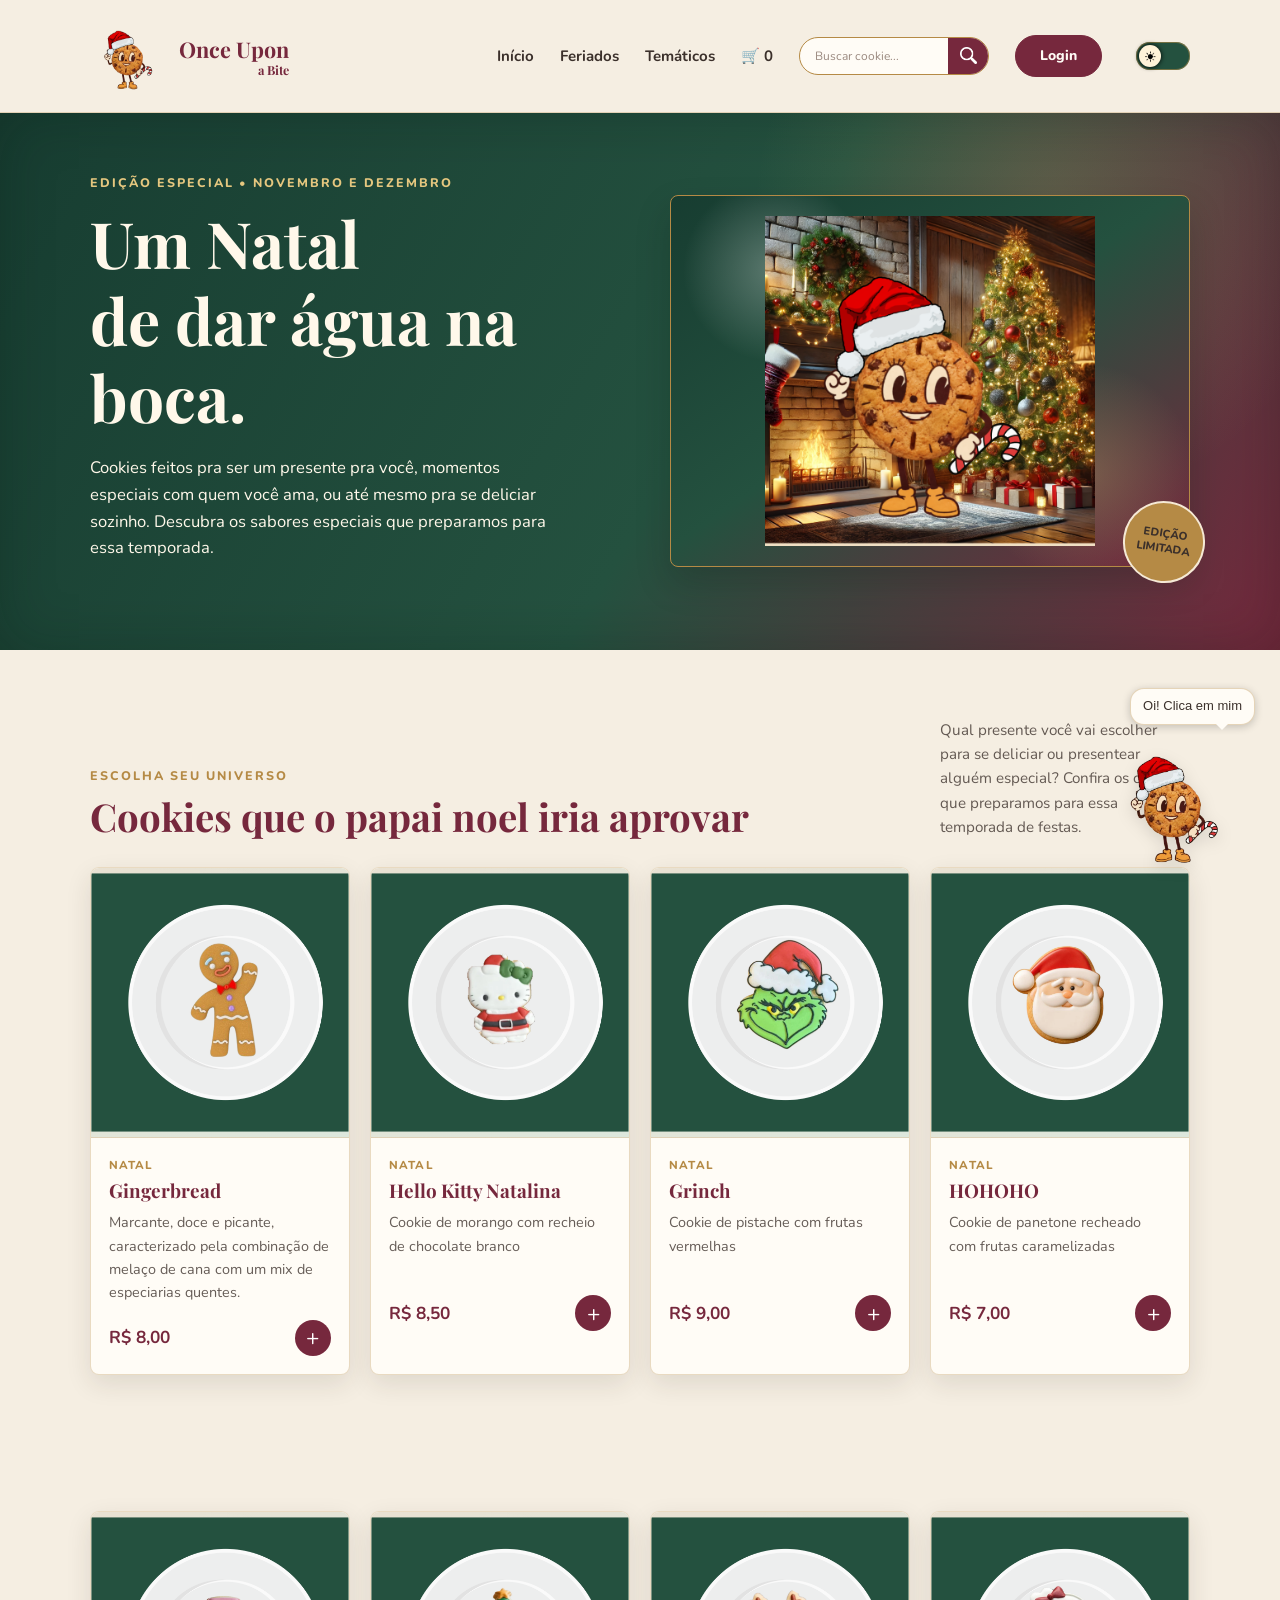
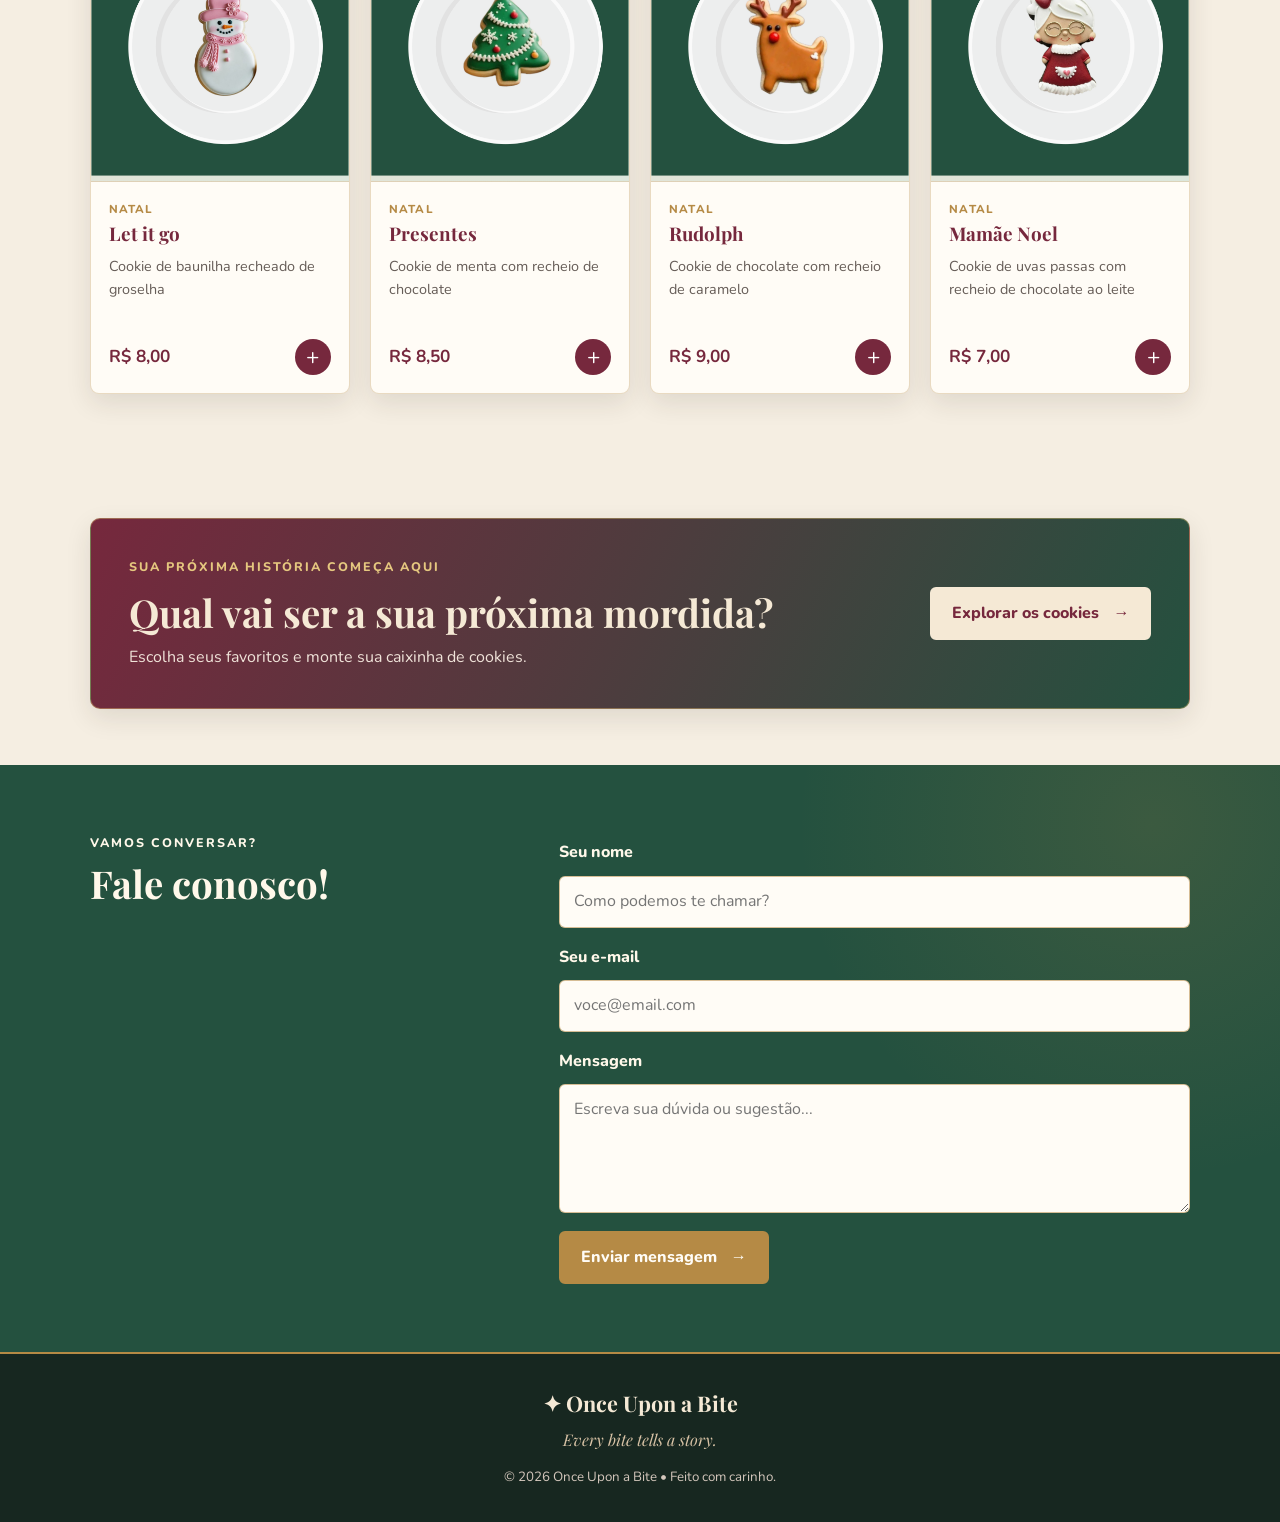
<file: natal.html>
<!DOCTYPE html>
<html lang="pt-BR">

<head>
    <meta charset="UTF-8">
    <meta name="viewport" content="width=device-width, initial-scale=1.0">

    <title>Once Upon a Bite | Cookies que contam histórias</title>
    <link rel="stylesheet" href="natal.css">

    <link rel="preconnect" href="https://fonts.googleapis.com">
    <link href="https://fonts.googleapis.com/css2?family=Nunito:wght@400;500;600;700;800&family=Playfair+Display:wght@500;600;700&display=swap" rel="stylesheet">

    <script src="natal.js" defer></script>

    <link rel="icon" href="images/msbiscuits-favicon.png">
</head>

<body>

    <div id="mascote">
        <div class="balao-oi">Oi! Clica em mim</div>
        <img src="images/natalmsbiscuit.png" alt="Cookie">
    </div>

    <div id="chat">

        <div class="topo">
            <img src="images/natalmsbiscuit.png" alt="Cookie">

            <div class="nome">
                <strong>Cookie</strong>
                <span>online agora</span>
            </div>

            <button id="fechar" type="button">✕</button>
        </div>

        <div id="mensagens"></div>

        <div class="rodape">
            <input id="texto" type="text" placeholder="Escreve sua pergunta...">
            <button id="enviar" type="button">➤</button>
        </div>

    </div>

    <div class="intro-natal" id="intro-natal" aria-label="Abertura de Natal">

        <div class="intro-raios" aria-hidden="true"></div>

        <video
            class="intro-cookie"
            id="intro-cookie"
            src="images/cookie-natal.mp4"
            autoplay
            playsinline
            preload="auto"
            aria-label="Animação especial de Natal com um biscoito">
        </video>

        <button class="intro-pular" id="intro-pular" type="button">
            Pular introdução ✕
        </button>

    </div>

    <header class="cabecalho">

        <a class="logo" href="#inicio">

            <span class="logo-cookie">
                <img src="images/natalmsbiscuit.png" alt="">
            </span>

            <span>
                Once Upon
                <small>a Bite</small>
            </span>

        </a>

        <nav class="menu">

            <a href="index.html">Início</a>

            <div class="feriados">

                <p class="header-active">Feriados</p>

                <ul class="dropdown-feriados">

                    <li>
                        <a href="halloween.html">Halloween</a>
                    </li>

                    <li>
                        <a class="header-active" href="natal.html">Natal</a>
                    </li>

                </ul>

            </div>

            <a href="tematicos.html">Temáticos</a>

            <a href="carrinho.html" id="iconeCarrinho">
                🛒
                <span id="contadorCarrinho">0</span>
            </a>


            <div class="pesquisa">

                <input
                    type="search"
                    id="campoPesquisa"
                    list="lista-cookies"
                    placeholder="Buscar cookie..."
                    autocomplete="off"
                >

                <datalist id="lista-cookies">
                    <option value="Papai Cruel">
                    <option value="Poção Proibida">
                    <option value="Maldição da abóbora">
                    <option value="Jason Voorhees">
                    <option value="Mordida Proibida">
                    <option value="Ossos do Ofício">
                    <option value="Frankestein">
                    <option value="Gato Preto">
                    <option value="Dark Side">
                    <option value="Pink Dream">
                    <option value="Floresta Mágica">
                    <option value="I AM IRON MAN">
                    <option value="Velociraptor">
                    <option value="Amor Encantado">
                    <option value="HEHE">
                    <option value="SuperSonic">
                    <option value="Intergalático">
                    <option value="Troca Equivalente">
                    <option value="Aquele em que Mônica">
                    <option value="O Roubo">
                    <option value="Gingerbread">
                    <option value="Hello Kitty Natalina">
                    <option value="Grinch">
                    <option value="HOHOHO">
                    <option value="Let it go">
                    <option value="Presentes">
                    <option value="Rudolph">
                    <option value="Mamãe Noel">

                </datalist>

                <button type="button" onclick="abrirPesquisa()" aria-label="Pesquisar">
                    <img src="images/lupa.png" alt="">
                </button>

            </div>

            <button type="button" class="botao-abrir-login" onclick="abrirLogin()">Login</button>

            <div id="id01" class="modal">

                <div class="modal-content">

                    <button type="button" class="close" onclick="fecharLogin()">&times;</button>

                    <div class="login-decoracao">

                        <img src="images/msbiscuits.png" alt="Cookie">

                        <span class="login-detalhe">✦ UMA EXPERIÊNCIA ESPECIAL ✦</span>

                        <h2>Once Upon<br>a Bite</h2>

                        <p>Toda grande história começa com uma mordida. Que tal continuar a sua?</p>

                        <span class="login-estrela">✧</span>

                    </div>

                    <div class="login-formulario">

                        <span class="login-boasvindas">É BOM TER VOCÊ AQUI!</span>

                        <h2>Bem-vindo!</h2>

                        <p class="subtitulo">
                            Entre na sua conta e descubra seu próximo sabor favorito.
                        </p>

                        <form id="formLogin">

                            <label for="uname">E-mail</label>

                            <input
                                type="email"
                                id="uname"
                                name="email"
                                placeholder="Digite seu e-mail"
                                required
                            >

                            <label for="psw">Senha</label>

                            <input
                                type="password"
                                id="psw"
                                name="senha"
                                placeholder="Digite sua senha"
                                required
                            >

                            <div class="login-opcoes">

                                <label class="lembrar">
                                    <input type="checkbox" name="remember">
                                    Lembrar de mim
                                </label>

                                <a href="#">Esqueceu a senha?</a>

                            </div>

                            <button type="submit" class="botao-login">
                                Entrar na minha conta <span>→</span>
                            </button>

                        </form>

                        <p class="login-cadastro">
                            Ainda não tem uma conta?
                            <a href="#">Cadastre-se</a>
                        </p>

                        <div class="login-rodape">
                            ✦ EVERY BITE TELLS A STORY ✦
                        </div>

                    </div>

                </div>

            </div>

            <label class="switch">
                <input type="checkbox" id="botao-mode">
                <span class="slider"></span>
            </label>

        </nav>

    </header>

    <main>

        <section class="destaque" id="inicio">

            <div class="destaque-texto">

                <p class="sobretitulo">
                    EDIÇÃO ESPECIAL • NOVEMBRO E DEZEMBRO
                </p>

                <h1>
                    Um Natal<br>
                    de dar água na boca.
                </h1>

                <p class="descricao">
                    Cookies feitos pra ser um presente pra você, momentos especiais com quem você ama, ou até mesmo pra se deliciar sozinho.
                    Descubra os sabores especiais que preparamos para essa temporada.
                </p>

            </div>

            <div class="destaque-foto">

                <div class="foto-placeholder natal-foto">

                    <img
                        src="images/natalpag1.png"
                        alt="Cookies especiais de Natal">

                </div>

                <span class="selo">
                    EDIÇÃO<br>
                    LIMITADA
                </span>

            </div>

        </section>

        <section class="secao produtos" id="tematicos">

            <div class="titulo-secao">

                <div>

                    <p class="sobretitulo">
                        ESCOLHA SEU UNIVERSO
                    </p>

                    <h2>
                        Cookies que o papai noel iria aprovar
                    </h2>

                </div>

                <p class="texto-apoio">
                    Qual presente você vai escolher para se deliciar ou presentear alguém especial? Confira os cookies que preparamos para essa temporada de festas.
                </p>

            </div>

            <div class="grade-produtos" id="produtos">

                <article class="produto">

                    <div class="foto-placeholder foto-produto">

                        <img
                            src="images/cok.png"
                            alt="Gingerbread"
                            class="imagem-detalhes"
                            onclick="abrirDetalhes(this)"
                            data-id="9"
                            data-nome="Gingerbread"
                            data-preco="8.00"
                            data-imagem="images/cok.png"
                            data-descricao="Marcante, doce e picante, caracterizado pela combinação de melaço de cana com um mix de especiarias quentes."
                            data-ingredientes="Melaço de cana e especiarias."
                            data-informacoes="Cookie especial da edição de Natal."
                            data-categoria="NATAL"
                        >

                    </div>

                    <div class="produto-info">

                        <p class="categoria">NATAL</p>

                        <h3>Gingerbread</h3>

                        <p>
                            Marcante, doce e picante, caracterizado pela combinação de melaço de cana com um mix de especiarias quentes.
                        </p>

                        <div class="produto-final">
                            <strong>R$ 8,00</strong>
                            <button type="button" class="adicionar-carrinho" aria-label="Adicionar Gingerbread ao carrinho">+</button>
                        </div>

                    </div>

                </article>

                <article class="produto">

                    <div class="foto-placeholder foto-produto">

                        <img
                            src="images/cok (1).png"
                            alt="Hello Kitty Natalina"
                            class="imagem-detalhes"
                            onclick="abrirDetalhes(this)"
                            data-id="10"
                            data-nome="Hello Kitty Natalina"
                            data-preco="8.50"
                            data-imagem="images/cok (1).png"
                            data-descricao="Cookie de morango com recheio de chocolate branco."
                            data-ingredientes="Morango e chocolate branco."
                            data-informacoes="Cookie especial da edição de Natal."
                            data-categoria="NATAL"
                        >

                    </div>

                    <div class="produto-info">

                        <p class="categoria">NATAL</p>

                        <h3>Hello Kitty Natalina</h3>

                        <p>
                            Cookie de morango com recheio de chocolate branco
                        </p>

                        <div class="produto-final">
                            <strong>R$ 8,50</strong>
                            <button type="button" class="adicionar-carrinho" aria-label="Adicionar Hello Kitty Natalina ao carrinho">+</button>
                        </div>

                    </div>

                </article>

                <article class="produto">

                    <div class="foto-placeholder foto-produto">

                        <img
                            src="images/cok (2).png"
                            alt="Grinch"
                            class="imagem-detalhes"
                            onclick="abrirDetalhes(this)"
                            data-id="11"
                            data-nome="Grinch"
                            data-preco="9.00"
                            data-imagem="images/cok (2).png"
                            data-descricao="Cookie de pistache com frutas vermelhas."
                            data-ingredientes="Pistache e frutas vermelhas."
                            data-informacoes="Cookie especial da edição de Natal."
                            data-categoria="NATAL"
                        >

                    </div>

                    <div class="produto-info">

                        <p class="categoria">NATAL</p>

                        <h3>Grinch</h3>

                        <p>
                            Cookie de pistache com frutas vermelhas
                        </p>

                        <div class="produto-final">
                            <strong>R$ 9,00</strong>
                            <button type="button" class="adicionar-carrinho" aria-label="Adicionar Grinch ao carrinho">+</button>
                        </div>

                    </div>

                </article>

                <article class="produto">

                    <div class="foto-placeholder foto-produto">

                        <img
                            src="images/cok (3).png"
                            alt="HOHOHO"
                            class="imagem-detalhes"
                            onclick="abrirDetalhes(this)"
                            data-id="12"
                            data-nome="HOHOHO"
                            data-preco="7.00"
                            data-imagem="images/cok (3).png"
                            data-descricao="Cookie de panetone recheado com frutas caramelizadas."
                            data-ingredientes="Massa sabor panetone e frutas caramelizadas."
                            data-informacoes="Cookie especial da edição de Natal."
                            data-categoria="NATAL"
                        >

                    </div>

                    <div class="produto-info">

                        <p class="categoria">NATAL</p>

                        <h3>HOHOHO</h3>

                        <p>
                            Cookie de panetone recheado com frutas caramelizadas
                        </p>

                        <div class="produto-final">
                            <strong>R$ 7,00</strong>
                            <button type="button" class="adicionar-carrinho" aria-label="Adicionar HOHOHO ao carrinho">+</button>
                        </div>

                    </div>

                </article>

            </div>

        </section>

        <section class="secao produtos" id="tematicos-2">

            <div class="grade-produtos" id="produtos-2">

                <article class="produto">

                    <div class="foto-placeholder foto-produto">

                        <img
                            src="images/cok (4).png"
                            alt="Let it go"
                            class="imagem-detalhes"
                            onclick="abrirDetalhes(this)"
                            data-id="13"
                            data-nome="Let it go"
                            data-preco="8.00"
                            data-imagem="images/cok (4).png"
                            data-descricao="Cookie de baunilha recheado de groselha."
                            data-ingredientes="Baunilha e groselha."
                            data-informacoes="Cookie especial da edição de Natal."
                            data-categoria="NATAL"
                        >

                    </div>

                    <div class="produto-info">

                        <p class="categoria">NATAL</p>

                        <h3>Let it go</h3>

                        <p>
                            Cookie de baunilha recheado de groselha
                        </p>

                        <div class="produto-final">
                            <strong>R$ 8,00</strong>
                            <button type="button" class="adicionar-carrinho" aria-label="Adicionar Let it go ao carrinho">+</button>
                        </div>

                    </div>

                </article>

                <article class="produto">

                    <div class="foto-placeholder foto-produto">

                        <img
                            src="images/cok (5).png"
                            alt="Presentes"
                            class="imagem-detalhes"
                            onclick="abrirDetalhes(this)"
                            data-id="14"
                            data-nome="Presentes"
                            data-preco="8.50"
                            data-imagem="images/cok (5).png"
                            data-descricao="Cookie de menta com recheio de chocolate."
                            data-ingredientes="Menta e chocolate."
                            data-informacoes="Cookie especial da edição de Natal."
                            data-categoria="NATAL"
                        >

                    </div>

                    <div class="produto-info">

                        <p class="categoria">NATAL</p>

                        <h3>Presentes</h3>

                        <p>
                            Cookie de menta com recheio de chocolate
                        </p>

                        <div class="produto-final">
                            <strong>R$ 8,50</strong>
                            <button type="button" class="adicionar-carrinho" aria-label="Adicionar Presentes ao carrinho">+</button>
                        </div>

                    </div>

                </article>

                <article class="produto">

                    <div class="foto-placeholder foto-produto">

                        <img
                            src="images/cok (6).png"
                            alt="Rudolph"
                            class="imagem-detalhes"
                            onclick="abrirDetalhes(this)"
                            data-id="15"
                            data-nome="Rudolph"
                            data-preco="9.00"
                            data-imagem="images/cok (6).png"
                            data-descricao="Cookie de chocolate com recheio de caramelo."
                            data-ingredientes="Chocolate e caramelo."
                            data-informacoes="Cookie especial da edição de Natal."
                            data-categoria="NATAL"
                        >

                    </div>

                    <div class="produto-info">

                        <p class="categoria">NATAL</p>

                        <h3>Rudolph</h3>

                        <p>
                            Cookie de chocolate com recheio de caramelo
                        </p>

                        <div class="produto-final">
                            <strong>R$ 9,00</strong>
                            <button type="button" class="adicionar-carrinho" aria-label="Adicionar Rudolph ao carrinho">+</button>
                        </div>

                    </div>

                </article>

                <article class="produto">

                    <div class="foto-placeholder foto-produto">

                        <img
                            src="images/cok (7).png"
                            alt="Mamãe Noel"
                            class="imagem-detalhes"
                            onclick="abrirDetalhes(this)"
                            data-id="16"
                            data-nome="Mamãe Noel"
                            data-preco="7.00"
                            data-imagem="images/cok (7).png"
                            data-descricao="Cookie de uvas passas com recheio de chocolate ao leite."
                            data-ingredientes="Uvas passas e chocolate ao leite."
                            data-informacoes="Cookie especial da edição de Natal."
                            data-categoria="NATAL"
                        >

                    </div>

                    <div class="produto-info">

                        <p class="categoria">NATAL</p>

                        <h3>Mamãe Noel</h3>

                        <p>
                            Cookie de uvas passas com recheio de chocolate ao leite
                        </p>

                        <div class="produto-final">
                            <strong>R$ 7,00</strong>
                            <button type="button" class="adicionar-carrinho" aria-label="Adicionar Mamãe Noel ao carrinho">+</button>
                        </div>

                    </div>

                </article>

            </div>

        </section>

        <section class="convite" id="carrinho">

            <div>

                <p class="sobretitulo">
                    SUA PRÓXIMA HISTÓRIA COMEÇA AQUI
                </p>

                <h2>
                    Qual vai ser a sua próxima mordida?
                </h2>

                <p>
                    Escolha seus favoritos e monte sua caixinha de cookies.
                </p>

            </div>

            <a class="botao botao-claro" href="carrinho.html">
                Explorar os cookies <span>→</span>
            </a>

        </section>

        <section class="secao contato" id="formulario">

            <div class="titulo-secao">

                <div>

                    <p class="sobretitulo">
                        VAMOS CONVERSAR?
                    </p>

                    <h2>Fale conosco!</h2>

                </div>

            </div>

            <form class="form-contato">

                <label for="nome">Seu nome</label>

                <input
                    type="text"
                    id="nome"
                    name="nome"
                    placeholder="Como podemos te chamar?">

                <label for="email">Seu e-mail</label>

                <input
                    type="email"
                    id="email"
                    name="email"
                    placeholder="voce@email.com">

                <label for="mensagem">Mensagem</label>

                <textarea
                    id="mensagem"
                    name="mensagem"
                    rows="4"
                    placeholder="Escreva sua dúvida ou sugestão..."></textarea>

                <button class="botao" type="submit">
                    Enviar mensagem <span>→</span>
                </button>

            </form>

        </section>

    </main>

    <footer class="rodape">

        <a class="logo logo-rodape" href="#inicio">
            ✦ Once Upon a Bite
        </a>

        <p>Every bite tells a story.</p>

        <small>
            © 2026 Once Upon a Bite • Feito com carinho.
        </small>

    </footer>

</body>
</html>
</file>
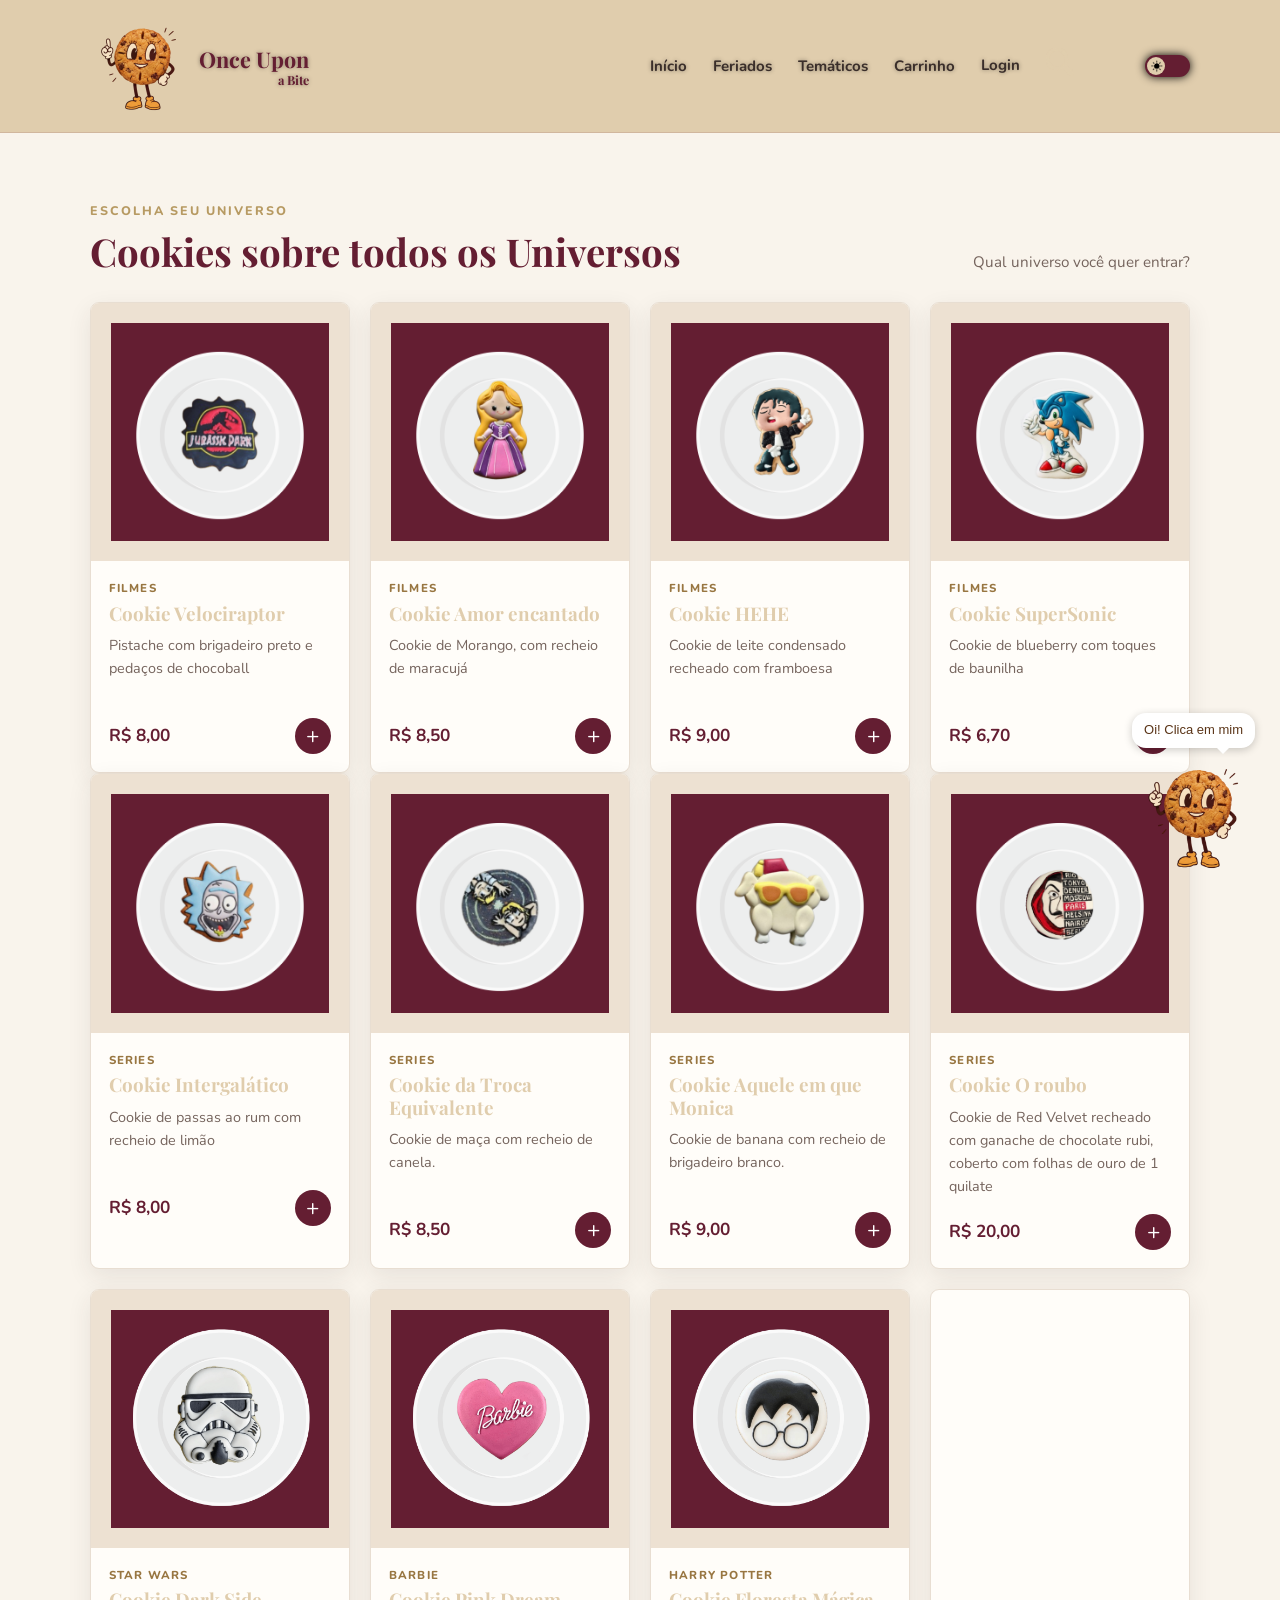
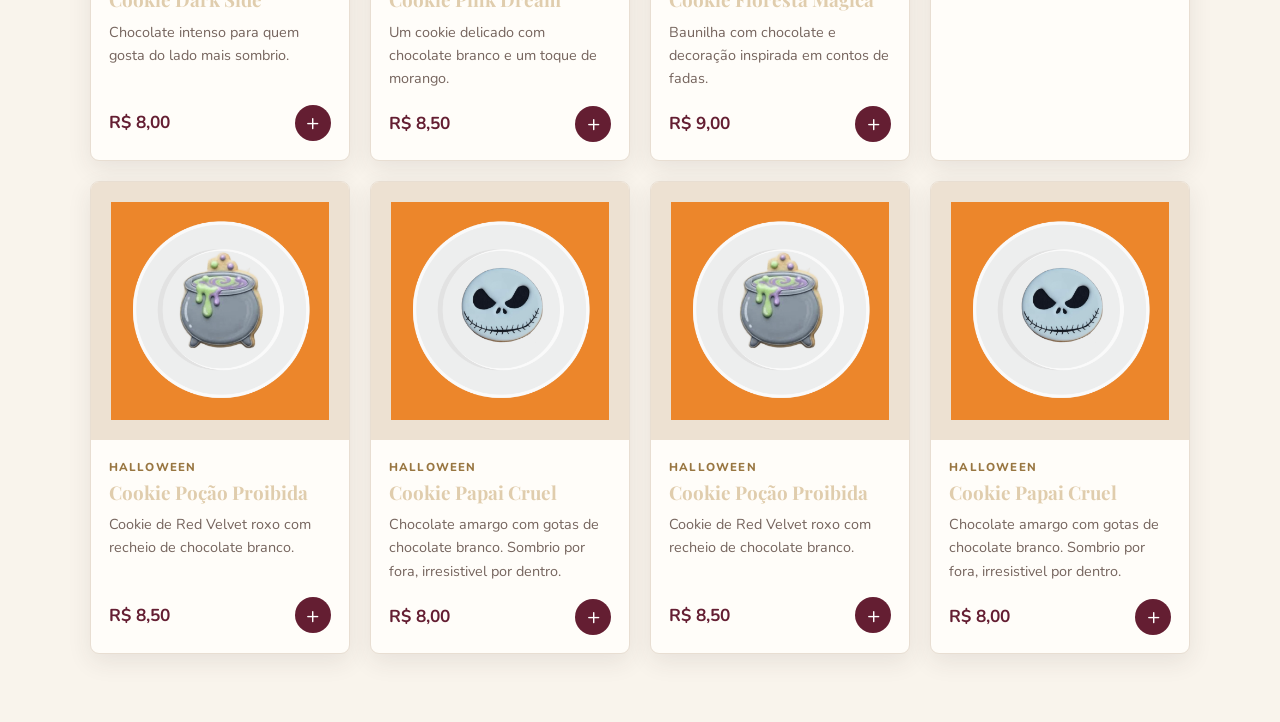
<file: pesquisa.html>
<!DOCTYPE html>
<html lang="pt-BR">
<head>
  <meta charset="UTF-8">
  <meta name="viewport" content="width=device-width, initial-scale=1.0">
  <title>Once Upon a Bite | Cookies que contam histórias</title>
  <link rel="stylesheet" href="pesquisa.css">
  <link rel="preconnect" href="https://fonts.googleapis.com">
  <link href="https://fonts.googleapis.com/css2?family=Nunito:wght@400;500;600;700;800&family=Playfair+Display:wght@500;600;700&display=swap" rel="stylesheet">
  <script src="tematicos.js" defer></script>
  <link rel="icon" href="images/msbiscuits-favicon.png">
</head>
<body>
  <div id="mascote">
    <div class="balao-oi">Oi! Clica em mim</div>
    <img src="images/msbiscuits.png" alt="Cookie">
  </div>
  
  <div id="chat">
    <div class="topo">
      <img src="images/msbiscuitsheroi.png" alt="Cookie">
      <div class="nome">
        <strong>Cookie</strong>
        <span>online agora</span>
      </div>
      <button id="fechar">✕</button>
    </div>
    <div id="mensagens"></div>
    <div class="rodape">
      <input id="texto" type="text" placeholder="Escreve sua pergunta...">
      <button id="enviar">➤</button>
    </div>
  </div>

  <header class="cabecalho">
    <a class="logo" href="#inicio">
      <span class="logo-cookie"><img src="images/msbiscuits.png" alt=""></span>
      <span>Once Upon <small>a Bite</small></span>
    </a>
    <nav class="menu">
      <a href="index.html">Início</a>
      <div class="feriados">
        <p>Feriados</p>
        <ul class="dropdown-feriados">
          <li><a href="halloween.html">Halloween</a></li>
          <li><a href="#">Natal</a></li>
          <li><a href="#">Ano Novo</a></li>
        </ul>
      </div>
      <a href="tematicos.html">Temáticos</a>
      <a href="carrinho.html">Carrinho</a>
      <div class="login">
        <a class="login" href="#">Login</a>
        <div class="login-dropdown">
          <label for="email-login">E-mail:</label>
          <input type="text" id="email-login">
          <label for="senha-login">Senha:</label>
          <input type="password" id="senha-login">
        </div>
      </div>
      <div class="pesquisa">
        <a href="#"><img src="images/lupa.png" alt="Pesquisar"></a>
        <div class="pesquisa-dropdown">
          <input placeholder="Pesquisa" type="text">
        </div>
      </div>
      <label class="switch">
        <input type="checkbox" id="botao-mode">
        <span class="slider"></span>
      </label>
    </nav>
  </header>

  <main>
    <section class="secao produtos" id="tematicos">
      <div class="titulo-secao">
        <div>
          <p class="sobretitulo">ESCOLHA SEU UNIVERSO</p>
          <h2>Cookies sobre todos os Universos</h2>
        </div>
        <p class="texto-apoio">Qual universo você quer entrar?</p>
      </div>

      <div class="grade-produtos" id="produtos">
        <article class="produto">
          <div class="foto-placeholder foto-produto">
            <img src="images/jurassic.png" alt="Cookie Velociraptor">
          </div>
          <div class="produto-info">
            <p class="categoria">FILMES</p>
            <h3>Cookie Velociraptor</h3>
            <p>Pistache com brigadeiro preto e pedaços de chocoball</p>
            <div class="produto-final">
              <strong>R$ 8,00</strong>
              <button type="button" aria-label="Adicionar ao carrinho">+</button>
            </div>
          </div>
        </article>

        <article class="produto">
          <div class="foto-placeholder foto-produto">
            <img src="images/princesa.png" alt="Cookie Amor Encantado">
          </div>
          <div class="produto-info">
            <p class="categoria">FILMES</p>
            <h3>Cookie Amor encantado</h3>
            <p>Cookie de Morango, com recheio de maracujá</p>
            <div class="produto-final">
              <strong>R$ 8,50</strong>
              <button type="button" aria-label="Adicionar ao carrinho">+</button>
            </div>
          </div>
        </article>

        <article class="produto">
          <div class="foto-placeholder foto-produto">
            <img src="images/micheal.png" alt="Cookie HEHE">
          </div>
          <div class="produto-info">
            <p class="categoria">FILMES</p>
            <h3>Cookie HEHE</h3>
            <p>Cookie de leite condensado recheado com framboesa</p>
            <div class="produto-final">
              <strong>R$ 9,00</strong>
              <button type="button" aria-label="Adicionar ao carrinho">+</button>
            </div>
          </div>
        </article>

        <article class="produto">
          <div class="foto-placeholder foto-produto">
            <img src="images/sonic.png" alt="Cookie SuperSonic">
          </div>
          <div class="produto-info">
            <p class="categoria">FILMES</p>
            <h3>Cookie SuperSonic</h3>
            <p>Cookie de blueberry com toques de baunilha</p>
            <div class="produto-final">
              <strong>R$ 6,70</strong>
              <button type="button" aria-label="Adicionar ao carrinho">+</button>
            </div>
          </div>
        </article>
      </div>

      <div class="grade-produtos" id="produtos-2">
        <article class="produto">
          <div class="foto-placeholder foto-produto">
            <img src="images/rickandmorty.png" alt="Cookie Intergalático">
          </div>
          <div class="produto-info">
            <p class="categoria">SERIES</p>
            <h3>Cookie Intergalático</h3>
            <p>Cookie de passas ao rum com recheio de limão</p>
            <div class="produto-final">
              <strong>R$ 8,00</strong>
              <button type="button" aria-label="Adicionar ao carrinho">+</button>
            </div>
          </div>
        </article>

        <article class="produto">
          <div class="foto-placeholder foto-produto">
            <img src="images/FULLMETAL.png" alt="Cookie da Troca Equivalente">
          </div>
          <div class="produto-info">
            <p class="categoria">SERIES</p>
            <h3>Cookie da Troca Equivalente</h3>
            <p>Cookie de maça com recheio de canela.</p>
            <div class="produto-final">
              <strong>R$ 8,50</strong>
              <button type="button" aria-label="Adicionar ao carrinho">+</button>
            </div>
          </div>
        </article>

        <article class="produto">
          <div class="foto-placeholder foto-produto">
            <img src="images/friends.png" alt="Cookie Aquele em que Monica">
          </div>
          <div class="produto-info">
            <p class="categoria">SERIES</p>
            <h3>Cookie Aquele em que Monica</h3>
            <p>Cookie de banana com recheio de brigadeiro branco.</p>
            <div class="produto-final">
              <strong>R$ 9,00</strong>
              <button type="button" aria-label="Adicionar ao carrinho">+</button>
            </div>
          </div>
        </article>

        <article class="produto">
          <div class="foto-placeholder foto-produto">
            <img src="images/lacasa.png" alt="Cookie O roubo">
          </div>
          <div class="produto-info">
            <p class="categoria">SERIES</p>
            <h3>Cookie O roubo</h3>
            <p>Cookie de Red Velvet recheado com ganache de chocolate rubi, coberto com folhas de ouro de 1 quilate</p>
            <div class="produto-final">
              <strong>R$ 20,00</strong>
              <button type="button" aria-label="Adicionar ao carrinho">+</button>
            </div>
          </div>
        </article>

        <article class="produto">
          <div class="foto-placeholder foto-produto">
            <img src="images/cookies.png" alt="Cookie Dark Side">
          </div>
          <div class="produto-info">
            <p class="categoria">STAR WARS</p>
            <h3>Cookie Dark Side</h3>
            <p>Chocolate intenso para quem gosta do lado mais sombrio.</p>
            <div class="produto-final">
              <strong>R$ 8,00</strong>
              <button type="button" aria-label="Adicionar Cookie Dark Side ao carrinho">+</button>
            </div>
          </div>
        </article>

        <article class="produto">
          <div class="foto-placeholder foto-produto">
            <img src="images/cookies3.png" alt="Cookie Pink Dream">
          </div>
          <div class="produto-info">
            <p class="categoria">BARBIE</p>
            <h3>Cookie Pink Dream</h3>
            <p>Um cookie delicado com chocolate branco e um toque de morango.</p>
            <div class="produto-final">
              <strong>R$ 8,50</strong>
              <button type="button" aria-label="Adicionar Cookie Pink Dream ao carrinho">+</button>
            </div>
          </div>
        </article>

        <article class="produto">
          <div class="foto-placeholder foto-produto">
            <img src="images/cookie2.png" alt="Cookie Floresta Mágica">
          </div>
          <div class="produto-info">
            <p class="categoria">HARRY POTTER</p>
            <h3>Cookie Floresta Mágica</h3>
            <p>Baunilha com chocolate e decoração inspirada em contos de fadas.</p>
            <div class="produto-final">
              <strong>R$ 9,00</strong>
              <button type="button" aria-label="Adicionar Cookie Floresta Mágica ao carrinho">+</button>
            </div>
          </div>
        </article>

        <article class="produto">
         
        </article>

        <article class="produto">
            <div class="foto-placeholder foto-produto">
                <img src="images/halloweencookie2.png" alt="Cookie Pink Dream">
            </div>
            <div class="produto-info">
                <p class="categoria">HALLOWEEN</p>
                <h3>Cookie Poção Proibida</h3>
                <p>Cookie de Red Velvet roxo com recheio de chocolate branco.</p>
                <div class="produto-final">
                    <strong>R$ 8,50</strong>
                    <button type="button" aria-label="Adicionar Poção Proibida ao carrinho">+</button>
                </div>
            </div>
          </article>
  
          <article class="produto">
            <div class="foto-placeholder foto-produto">
                <img src="images/halloweencookie1.png" alt="">
            </div>
            <div class="produto-info">
                <p class="categoria">HALLOWEEN</p>
                <h3>Cookie Papai Cruel</h3>
                <p>Chocolate amargo com gotas de chocolate branco. Sombrio por fora, irresistivel por dentro.</p>
                <div class="produto-final">
                    <strong>R$ 8,00</strong>
                    <button type="button" aria-label="Adicionar Cookie Papai Cruel ao carrinho">+</button>
                </div>
            </div>
          </article>
  
          <article class="produto">
            <div class="foto-placeholder foto-produto">
                <img src="images/halloweencookie2.png" alt="Cookie Pink Dream">
            </div>
            <div class="produto-info">
                <p class="categoria">HALLOWEEN</p>
                <h3>Cookie Poção Proibida</h3>
                <p>Cookie de Red Velvet roxo com recheio de chocolate branco.</p>
                <div class="produto-final">
                    <strong>R$ 8,50</strong>
                    <button type="button" aria-label="Adicionar Poção Proibida ao carrinho">+</button>
                </div>
            </div>
          </article>
  
          <article class="produto">
            <div class="foto-placeholder foto-produto">
                <img src="images/halloweencookie1.png" alt="">
            </div>
            <div class="produto-info">
                <p class="categoria">HALLOWEEN</p>
                <h3>Cookie Papai Cruel</h3>
                <p>Chocolate amargo com gotas de chocolate branco. Sombrio por fora, irresistivel por dentro.</p>
                <div class="produto-final">
                    <strong>R$ 8,00</strong>
                    <button type="button" aria-label="Adicionar Cookie Papai Cruel ao carrinho">+</button>
                </div>
            </div>
          </article>
</file>
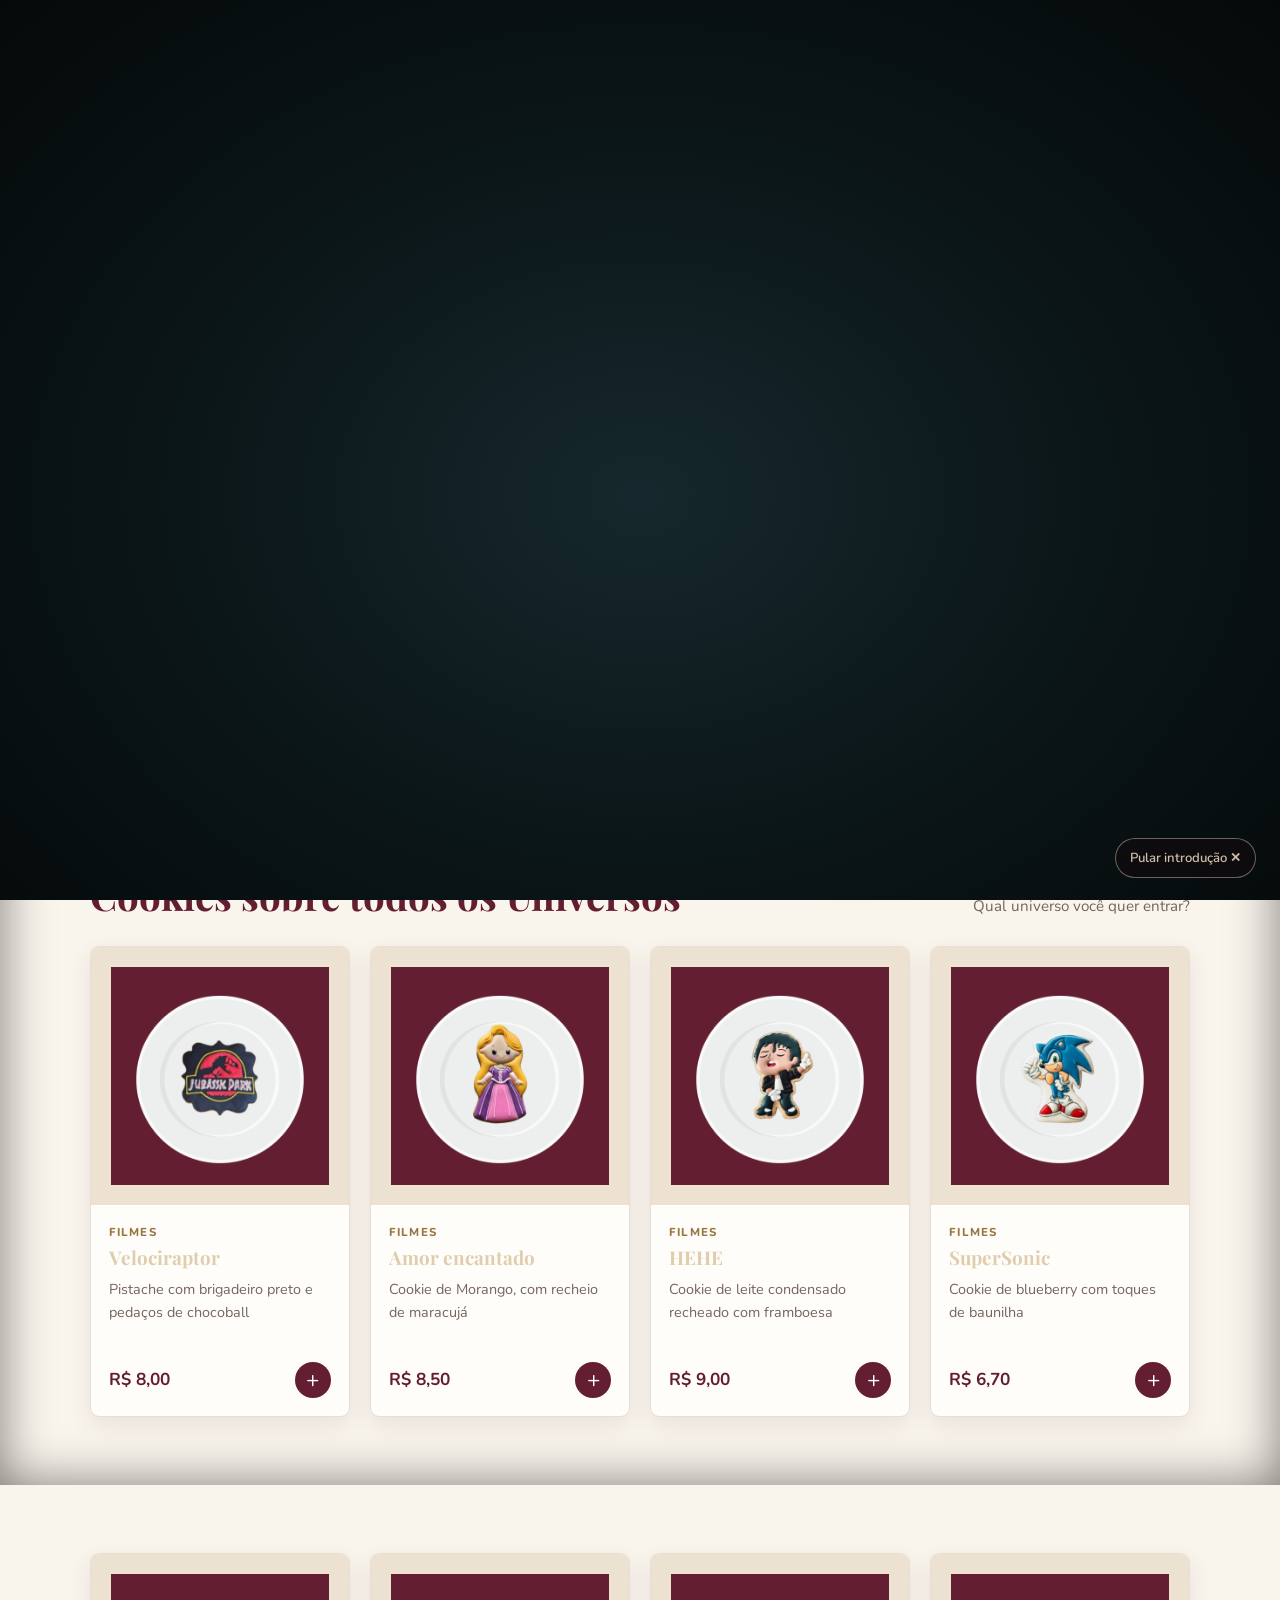
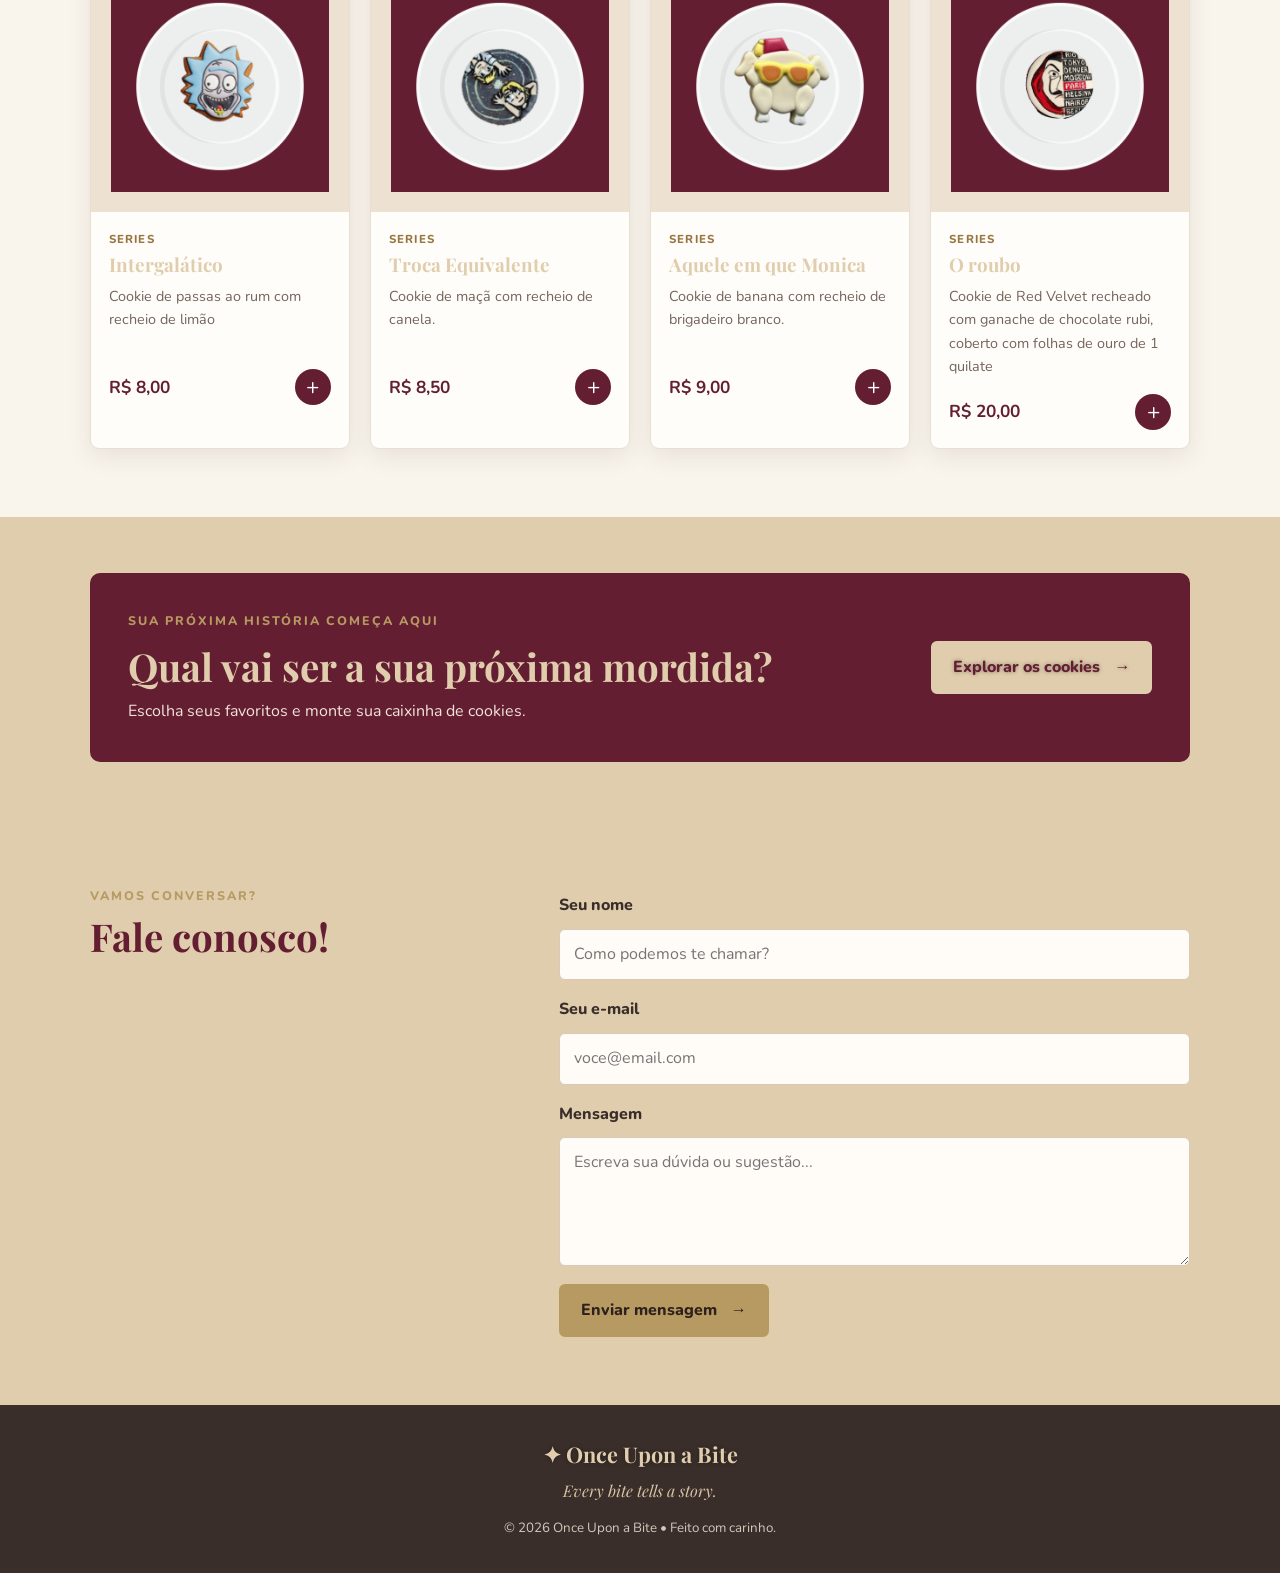
<file: tematicos.html>
<!DOCTYPE html>
<html lang="pt-BR">
<head>
    <meta charset="UTF-8">
    <meta name="viewport" content="width=device-width, initial-scale=1.0">
    <title>Once Upon a Bite | Cookies que contam histórias</title>
    <link rel="stylesheet" href="tematicos.css">
    <link rel="preconnect" href="https://fonts.googleapis.com">
    <link href="https://fonts.googleapis.com/css2?family=Nunito:wght@400;500;600;700;800&family=Playfair+Display:wght@500;600;700&display=swap" rel="stylesheet">
    <script src="tematicos.js" defer></script>
    <link rel="icon" href="images/msbiscuits-favicon.png">
</head>
<body>

    <div id="mascote">
        <div class="balao-oi">Oi! Clica em mim</div>
        <img src="images/msbiscuitsheroi.png" alt="Cookie">
    </div>

    <div id="chat">
        <div class="topo">
            <img src="images/msbiscuitsheroi.png" alt="Cookie">
            <div class="nome">
                <strong>Cookie</strong>
                <span>online agora</span>
            </div>
            <button id="fechar">✕</button>
        </div>

        <div id="mensagens"></div>

        <div class="rodape">
            <input id="texto" type="text" placeholder="Escreve sua pergunta...">
            <button id="enviar">➤</button>
        </div>
    </div>

    <div class="intro-heroi" id="intro-heroi" aria-label="Abertura animada">
        <div class="heroi-raios" aria-hidden="true"></div>

        <video
            class="heroi-video"
            id="heroi-video"
            src="images/cookie-heroi.mp4"
            autoplay
            muted
            playsinline
            preload="auto"
            aria-label="Animação de abertura">
        </video>

        <button class="heroi-pular" id="heroi-pular" type="button">
            Pular introdução ✕
        </button>
    </div>

    <header class="cabecalho">
        <a class="logo" href="#inicio">
            <span class="logo-cookie">
                <img src="images/msbiscuitsheroi.png" alt="">
            </span>
            <span>Once Upon <small>a Bite</small></span>
        </a>

        <nav class="menu">
            <a href="index.html">Início</a>

            <div class="feriados">
                <p>Feriados</p>
                <ul class="dropdown-feriados">
                    <li><a href="halloween.html">Halloween</a></li>
                    <li><a href="natal.html">Natal</a></li>
                </ul>
            </div>

            <a class="header-active" href="tematicos.html">Temáticos</a>
          <a href="carrinho.html" id="iconeCarrinho">
                🛒
                <span id="contadorCarrinho">0</span>
            </a>

            <div class="pesquisa">
                <input
                    type="search"
                    id="campoPesquisa"
                    list="lista-cookies"
                    placeholder="Buscar cookie..."
                    autocomplete="off"
                >

                <datalist id="lista-cookies">
                    <option value="Papai Cruel">
                    <option value="Poção Proibida">
                    <option value="Maldição da abóbora">
                    <option value="Jason Voorhees">
                    <option value="Mordida Proibida">
                    <option value="Ossos do Ofício">
                    <option value="Frankestein">
                    <option value="Gato Preto">
                    <option value="Dark Side">
                    <option value="Pink Dream">
                    <option value="Floresta Mágica">
                    <option value="I AM IRON MAN">
                    <option value="Velociraptor">
                    <option value="Amor Encantado">
                    <option value="HEHE">
                    <option value="SuperSonic">
                    <option value="Intergalático">
                    <option value="Troca Equivalente">
                    <option value="Aquele em que Mônica">
                    <option value="O Roubo">
                    <option value="Gingerbread">
                    <option value="Hello Kitty Natalina">
                    <option value="Grinch">
                    <option value="HOHOHO">
                    <option value="Let it go">
                    <option value="Presentes">
                    <option value="Rudolph">
                    <option value="Mamãe Noel">
                </datalist>

                <button type="button" onclick="abrirPesquisa()" aria-label="Pesquisar">
                    <img src="images/lupa.png" alt="">
                </button>
            </div>

            <button type="button" class="botao-abrir-login" onclick="abrirLogin()">Login</button>

            <div id="id01" class="modal">
                <div class="modal-content">
                    <button type="button" class="close" onclick="fecharLogin()">&times;</button>

                    <div class="login-decoracao">
                        <img src="images/msbiscuits.png" alt="Cookie">

                        <span class="login-detalhe">✦ UMA EXPERIÊNCIA ESPECIAL ✦</span>

                        <h2>Once Upon<br>a Bite</h2>

                        <p>Toda grande história começa com uma mordida. Que tal continuar a sua?</p>

                        <span class="login-estrela">✧</span>
                    </div>

                    <div class="login-formulario">
                        <span class="login-boasvindas">É BOM TER VOCÊ AQUI!</span>

                        <h2>Bem-vindo!</h2>

                        <p class="subtitulo">
                            Entre na sua conta e descubra seu próximo sabor favorito.
                        </p>

                        <form id="formLogin">
                            <label for="uname">E-mail</label>

                            <input
                                type="email"
                                id="uname"
                                name="email"
                                placeholder="Digite seu e-mail"
                                required
                            >

                            <label for="psw">Senha</label>

                            <input
                                type="password"
                                id="psw"
                                name="senha"
                                placeholder="Digite sua senha"
                                required
                            >

                            <div class="login-opcoes">
                                <label class="lembrar">
                                    <input type="checkbox" name="remember">
                                    Lembrar de mim
                                </label>

                                <a href="#">Esqueceu a senha?</a>
                            </div>

                            <button type="submit" class="botao-login">
                                Entrar na minha conta <span>→</span>
                            </button>
                        </form>

                        <p class="login-cadastro">
                            Ainda não tem uma conta?
                            <a href="#">Cadastre-se</a>
                        </p>

                        <div class="login-rodape">
                            ✦ EVERY BITE TELLS A STORY ✦
                        </div>
                    </div>
                </div>
            </div>

            <label class="switch">
                <input type="checkbox" id="botao-mode">
                <span class="slider"></span>
            </label>
        </nav>
    </header>

    <main>
        <section class="destaque" id="inicio">
            <div class="destaque-texto">
                <p class="sobretitulo">COOKIES TEMATICOS</p>
                <h1>Cookies<br>de dar água na boca.</h1>
                <p class="descricao">
                    Cookies personalizados sobre series e filmes, sabores de acordo com os universos.
                </p>
            </div>

            <div class="destaque-foto">
                <div class="foto-placeholder halloween-foto">
                    <img src="images/image.png" alt="">
                </div>
            </div>
        </section>

        <section class="secao produtos" id="tematicos">
            <div class="titulo-secao">
                <div>
                    <p class="sobretitulo">ESCOLHA SEU UNIVERSO</p>
                    <h2>Cookies sobre todos os Universos</h2>
                </div>
                <p class="texto-apoio">Qual universo você quer entrar?</p>
            </div>

            <div class="grade-produtos" id="produtos">

                <article class="produto">
                    <div class="foto-placeholder foto-produto">
                        <img
                            src="images/jurassic.png"
                            alt="Velociraptor"
                            class="imagem-detalhes"
                            onclick="abrirDetalhes(this)"
                            data-id="1"
                            data-nome="Velociraptor"
                            data-preco="8.00"
                            data-imagem="images/jurassic.png"
                            data-descricao="Pistache com brigadeiro preto e pedaços de chocoball."
                            data-ingredientes="Pistache, brigadeiro preto e chocoball."
                            data-informacoes="Cookie temático de filmes."
                            data-categoria="FILMES"
                        >
                    </div>

                    <div class="produto-info">
                        <p class="categoria">FILMES</p>
                        <h3>Velociraptor</h3>
                        <p>Pistache com brigadeiro preto e pedaços de chocoball</p>
                        <div class="produto-final">
                            <strong>R$ 8,00</strong>
                            <button type="button" class="adicionar-carrinho" aria-label="Adicionar ao carrinho">+</button>
                        </div>
                    </div>
                </article>

                <article class="produto">
                    <div class="foto-placeholder foto-produto">
                        <img
                            src="images/princesa.png"
                            alt="Amor Encantado"
                            class="imagem-detalhes"
                            onclick="abrirDetalhes(this)"
                            data-id="2"
                            data-nome="Amor Encantado"
                            data-preco="8.50"
                            data-imagem="images/princesa.png"
                            data-descricao="Cookie de morango com recheio de maracujá."
                            data-ingredientes="Morango e recheio de maracujá."
                            data-informacoes="Cookie temático de filmes."
                            data-categoria="FILMES"
                        >
                    </div>

                    <div class="produto-info">
                        <p class="categoria">FILMES</p>
                        <h3>Amor encantado</h3>
                        <p>Cookie de Morango, com recheio de maracujá</p>
                        <div class="produto-final">
                            <strong>R$ 8,50</strong>
                            <button type="button" class="adicionar-carrinho" aria-label="Adicionar ao carrinho">+</button>
                        </div>
                    </div>
                </article>

                <article class="produto">
                    <div class="foto-placeholder foto-produto">
                        <img
                            src="images/micheal.png"
                            alt="HEHE"
                            class="imagem-detalhes"
                            onclick="abrirDetalhes(this)"
                            data-id="3"
                            data-nome="HEHE"
                            data-preco="9.00"
                            data-imagem="images/micheal.png"
                            data-descricao="Cookie de leite condensado recheado com framboesa."
                            data-ingredientes="Leite condensado e framboesa."
                            data-informacoes="Cookie temático de filmes."
                            data-categoria="FILMES"
                        >
                    </div>

                    <div class="produto-info">
                        <p class="categoria">FILMES</p>
                        <h3>HEHE</h3>
                        <p>Cookie de leite condensado recheado com framboesa</p>
                        <div class="produto-final">
                            <strong>R$ 9,00</strong>
                            <button type="button" class="adicionar-carrinho" aria-label="Adicionar ao carrinho">+</button>
                        </div>
                    </div>
                </article>

                <article class="produto">
                    <div class="foto-placeholder foto-produto">
                        <img
                            src="images/sonic.png"
                            alt="SuperSonic"
                            class="imagem-detalhes"
                            onclick="abrirDetalhes(this)"
                            data-id="4"
                            data-nome="SuperSonic"
                            data-preco="6.70"
                            data-imagem="images/sonic.png"
                            data-descricao="Cookie de blueberry com toques de baunilha."
                            data-ingredientes="Blueberry e baunilha."
                            data-informacoes="Cookie temático de filmes."
                            data-categoria="FILMES"
                        >
                    </div>

                    <div class="produto-info">
                        <p class="categoria">FILMES</p>
                        <h3>SuperSonic</h3>
                        <p>Cookie de blueberry com toques de baunilha</p>
                        <div class="produto-final">
                            <strong>R$ 6,70</strong>
                            <button type="button" class="adicionar-carrinho" aria-label="Adicionar ao carrinho">+</button>
                        </div>
                    </div>
                </article>

            </div>
        </section>

        <section class="secao produtos" id="tematicos-2">
            <div class="grade-produtos" id="produtos-2">

                <article class="produto">
                    <div class="foto-placeholder foto-produto">
                        <img
                            src="images/rickandmorty.png"
                            alt="Intergalático"
                            class="imagem-detalhes"
                            onclick="abrirDetalhes(this)"
                            data-id="5"
                            data-nome="Intergalático"
                            data-preco="8.00"
                            data-imagem="images/rickandmorty.png"
                            data-descricao="Cookie de passas ao rum com recheio de limão."
                            data-ingredientes="Passas ao rum e recheio de limão."
                            data-informacoes="Cookie temático de séries."
                            data-categoria="SÉRIES"
                        >
                    </div>

                    <div class="produto-info">
                        <p class="categoria">SERIES</p>
                        <h3>Intergalático</h3>
                        <p>Cookie de passas ao rum com recheio de limão</p>
                        <div class="produto-final">
                            <strong>R$ 8,00</strong>
                            <button type="button" class="adicionar-carrinho" aria-label="Adicionar ao carrinho">+</button>
                        </div>
                    </div>
                </article>

                <article class="produto">
                    <div class="foto-placeholder foto-produto">
                        <img
                            src="images/FULLMETAL.png"
                            alt="Troca Equivalente"
                            class="imagem-detalhes"
                            onclick="abrirDetalhes(this)"
                            data-id="6"
                            data-nome="Troca Equivalente"
                            data-preco="8.50"
                            data-imagem="images/FULLMETAL.png"
                            data-descricao="Cookie de maçã com recheio de canela."
                            data-ingredientes="Maçã e canela."
                            data-informacoes="Cookie temático de séries."
                            data-categoria="SÉRIES"
                        >
                    </div>

                    <div class="produto-info">
                        <p class="categoria">SERIES</p>
                        <h3>Troca Equivalente</h3>
                        <p>Cookie de maçã com recheio de canela.</p>
                        <div class="produto-final">
                            <strong>R$ 8,50</strong>
                            <button type="button" class="adicionar-carrinho" aria-label="Adicionar ao carrinho">+</button>
                        </div>
                    </div>
                </article>

                <article class="produto">
                    <div class="foto-placeholder foto-produto">
                        <img
                            src="images/friends.png"
                            alt="Aquele em que Monica"
                            class="imagem-detalhes"
                            onclick="abrirDetalhes(this)"
                            data-id="7"
                            data-nome="Aquele em que Monica"
                            data-preco="9.00"
                            data-imagem="images/friends.png"
                            data-descricao="Cookie de banana com recheio de brigadeiro branco."
                            data-ingredientes="Banana e brigadeiro branco."
                            data-informacoes="Cookie temático de séries."
                            data-categoria="SÉRIES"
                        >
                    </div>

                    <div class="produto-info">
                        <p class="categoria">SERIES</p>
                        <h3>Aquele em que Monica</h3>
                        <p>Cookie de banana com recheio de brigadeiro branco.</p>
                        <div class="produto-final">
                            <strong>R$ 9,00</strong>
                            <button type="button" class="adicionar-carrinho" aria-label="Adicionar ao carrinho">+</button>
                        </div>
                    </div>
                </article>

                <article class="produto">
                    <div class="foto-placeholder foto-produto">
                        <img
                            src="images/lacasa.png"
                            alt="O Roubo"
                            class="imagem-detalhes"
                            onclick="abrirDetalhes(this)"
                            data-id="8"
                            data-nome="O Roubo"
                            data-preco="20.00"
                            data-imagem="images/lacasa.png"
                            data-descricao="Cookie de Red Velvet recheado com ganache de chocolate rubi, coberto com folhas de ouro de 1 quilate."
                            data-ingredientes="Red Velvet, ganache de chocolate rubi e folhas de ouro."
                            data-informacoes="Cookie temático de séries."
                            data-categoria="SÉRIES"
                        >
                    </div>

                    <div class="produto-info">
                        <p class="categoria">SERIES</p>
                        <h3>O roubo</h3>
                        <p>Cookie de Red Velvet recheado com ganache de chocolate rubi, coberto com folhas de ouro de 1 quilate</p>
                        <div class="produto-final">
                            <strong>R$ 20,00</strong>
                            <button type="button" class="adicionar-carrinho" aria-label="Adicionar ao carrinho">+</button>
                        </div>
                    </div>
                </article>

            </div>
        </section>

        <section class="convite" id="carrinho">
            <div>
                <p class="sobretitulo">SUA PRÓXIMA HISTÓRIA COMEÇA AQUI</p>
                <h2>Qual vai ser a sua próxima mordida?</h2>
                <p>Escolha seus favoritos e monte sua caixinha de cookies.</p>
            </div>
            <a class="botao botao-claro" href="#tematicos">Explorar os cookies <span>→</span></a>
        </section>

        <section class="secao contato" id="formulario">
            <div class="titulo-secao">
                <div>
                    <p class="sobretitulo">VAMOS CONVERSAR?</p>
                    <h2>Fale conosco!</h2>
                </div>
            </div>

            <form class="form-contato">
                <label for="nome">Seu nome</label>
                <input type="text" id="nome" name="nome" placeholder="Como podemos te chamar?">

                <label for="email">Seu e-mail</label>
                <input type="email" id="email" name="email" placeholder="voce@email.com">

                <label for="mensagem">Mensagem</label>
                <textarea id="mensagem" name="mensagem" rows="4" placeholder="Escreva sua dúvida ou sugestão..."></textarea>

                <button class="botao" type="submit">Enviar mensagem <span>→</span></button>
            </form>
        </section>
    </main>

    <footer class="rodape">
        <a class="logo logo-rodape" href="#inicio">✦ Once Upon a Bite</a>
        <p>Every bite tells a story.</p>
        <small>© 2026 Once Upon a Bite • Feito com carinho.</small>
    </footer>

</body>
</html>
</file>
<file: style.css>
:root {
    --bordo: #641E32;
    --bordo2: #3f101d;
    --creme: #e0cdad;
    --dourado: #B79A62;
    --marrom: #3A2E2A;
    --branco: #FFFDF9;
    --rosa-claro: #EAD8D5;
    --sombra: 0 8px 24px rgba(58, 46, 42, 0.09);
}

.dark-mode {
    --bordo: #3b5a66;
    --bordo2: #203b46;
    --creme: #012935;
    --dourado: #6495a7;
    --marrom: #3a5d70;
    --branco: #263943;
    --rosa-claro: #D7C9E8;
    --sombra: 0 8px 24px rgba(0, 0, 0, 0.25);
}

* {
    box-sizing: border-box;
    margin: 0;
    padding: 0;
}



html {
    scroll-behavior: smooth;
}

body {
    background: var(--creme);
    color: var(--marrom);
    font-family: "Nunito", sans-serif;
    line-height: 1.6;
}

a {
    color: inherit;
    text-decoration: none;
    text-shadow:  0px 0px 4px rgba(0, 0, 0, 0.397);
}

.header-active {
    color: var(--bordo);
}

button, input, textarea {
    font: inherit;
}

.cabecalho {
    min-height: 82px;
    padding: 16px 7%;
    background: var(--creme);
    display: flex;
    align-items: center;
    justify-content: space-between;
    gap: 24px;
    border-bottom: 1px solid rgba(100, 30, 50, 0.12);
}

.logo {
    display: flex;
    align-items: center;
    gap: 9px;
    color: var(--bordo);
    font-family: "Playfair Display", serif;
    font-size: 1.35rem;
    font-weight: 700;
    white-space: nowrap;
}

.produto {
    transition: 0.3s;
}

.produto:hover {
    box-shadow: 0px 0px 20px black;
    transition: 0.3s;
}

.logo small {
    display: block;
    margin-top: -7px;
    font-size: 0.78rem;
    text-align: right;
}


.logo-cookie {
    width: 80px;
    height: 80px;
    object-fit: contain;
    flex-shrink: 0;
}

.logo-cookie img {
    width: 100%;
    height: 100%;
    object-fit: contain;
    display: block;
    transition: 0.2s;
}

.pesquisa {
    width: 190px;
    height: 38px;
    display: flex;
    align-items: center;
    position: relative;
    background: var(--branco);
    border: 1px solid var(--dourado);
    border-radius: 25px;
    overflow: hidden;
    transition: 0.3s;
}

.pesquisa:focus-within {
    border-color: var(--bordo);
    box-shadow: 0 0 0 3px rgba(183, 154, 98, 0.2);
}

.pesquisa input {
    width: 100%;
    height: 100%;
    padding: 0 45px 0 15px;
    border: none;
    outline: none;
    background: transparent;
    color: var(--marrom);
    font-family: "Nunito", sans-serif;
    font-size: 12px;
}

.pesquisa input::placeholder {
    color: #9B8A80;
}

.pesquisa button {
    position: absolute;
    right: 0;
    top: 0;
    width: 40px;
    height: 100%;
    display: flex;
    align-items: center;
    justify-content: center;
    border: none;
    background: var(--bordo);
    cursor: pointer;
    transition: 0.3s;
}

.pesquisa button:hover {
    background: var(--bordo2);
}

.pesquisa button img {
    width: 17px;
    height: 17px;
    object-fit: contain;
    filter: brightness(0) invert(1);
}

.login-decoracao {
    width: 42%;
    flex-shrink: 0;

    background: #641E32;
    color: #F4E9D8;

    display: flex;
    flex-direction: column;
    justify-content: center;
    align-items: center;

    text-align: center;

    padding: 35px;
    box-sizing: border-box;

    position: relative;
    overflow: hidden;
}

.login-decoracao::before {
    content: "";
    position: absolute;

    width: 260px;
    height: 260px;

    border: 1px solid rgba(183,154,98,0.25);
    border-radius: 50%;

    top: -130px;
    left: -120px;
}

.login-decoracao::after {
    content: "";
    position: absolute;

    width: 220px;
    height: 220px;

    border: 1px solid rgba(183,154,98,0.25);
    border-radius: 50%;

    bottom: -110px;
    right: -110px;
}

.login-decoracao img {
    width: 145px;
    height: auto;

    object-fit: contain;

    margin-bottom: 20px;

    filter: drop-shadow(0 8px 12px rgba(0,0,0,0.2));
}

.login-detalhe {
    color: #D5B979;

    font-size: 9px;
    font-weight: 800;
    letter-spacing: 2px;

    font-family: 'Nunito', sans-serif;
}

.login-decoracao h2 {
    font-family: 'Playfair Display', serif;

    font-size: 34px;
    line-height: 1.1;

    margin: 15px 0;
}

.login-decoracao p {
    font-family: 'Nunito', sans-serif;

    font-size: 13px;
    line-height: 1.8;

    max-width: 230px;

    color: #F0DFD0;
}

.login-estrela {
    color: #B79A62;
    font-size: 30px;
    margin-top: 15px;
}


.login-formulario {
    flex: 1;
    padding: 55px 45px;
    display: flex;
    flex-direction: column;
    justify-content: center;
    box-sizing: border-box;
}

.login-boasvindas {
    color: #B79A62;
    font-family: 'Nunito', sans-serif;
    font-size: 10px;
    font-weight: 800;
    letter-spacing: 2px;
}

.login-formulario h2 {
    color: #641E32;
    font-family: 'Playfair Display', serif;
    font-size: 35px;
    margin: 10px 0 5px;
}

.login-formulario .subtitulo {
    color: #907F78;
    font-family: 'Nunito', sans-serif;
    font-size: 13px;
    line-height: 1.6;
    margin-bottom: 28px;
}

.login-formulario form {
    display: flex;
    flex-direction: column;
}

.login-formulario form > label {
    color: #3A2E2A;

    font-family: 'Nunito', sans-serif;

    font-size: 13px;
    font-weight: 800;

    margin-bottom: 8px;
}

.login-formulario input[type="email"],
.login-formulario input[type="password"] {
    width: 100%;

    padding: 14px 15px;
    margin-bottom: 20px;

    box-sizing: border-box;

    background: #FAF7F2;

    border: 1px solid #E5D8D0;
    border-radius: 9px;

    outline: none;

    font-family: 'Nunito', sans-serif;
    font-size: 13px;

    color: #3A2E2A;

    transition: 0.3s;
}

.login-formulario input:focus {
    border-color: #B79A62;

    box-shadow: 0 0 0 3px rgba(183,154,98,0.13);

    background: #FFFDF9;
}

.login-opcoes {
    display: flex;
    justify-content: space-between;
    align-items: center;

    margin: -5px 0 23px;

    gap: 8px;
}

.login-opcoes .lembrar {
    display: flex;
    align-items: center;
    gap: 6px;

    color: #786A65;

    font-family: 'Nunito', sans-serif;
    font-size: 11px;
}

.login-opcoes a {
    color: #641E32;

    font-family: 'Nunito', sans-serif;
    font-size: 11px;

    text-decoration: none;
}

.login-opcoes a:hover {
    text-decoration: underline;
}

.login-opcoes input {
    accent-color: #641E32;
}


.botao-login {
    width: 100%;

    padding: 15px;

    background: #641E32;
    color: #FFFDF9;

    border: none;
    border-radius: 9px;

    font-family: 'Nunito', sans-serif;
    font-weight: 800;
    font-size: 14px;

    cursor: pointer;

    transition: 0.3s;
}

.botao-login span {
    margin-left: 8px;
    transition: 0.3s;
}

.botao-login:hover {
    background: #85334B;
    box-shadow: 0 6px 18px rgba(100,30,50,0.2);
    transform: translateY(-2px);
}

.botao-login:hover span {
    margin-left: 15px;
}

.login-cadastro {
    text-align: center;

    font-family: 'Nunito', sans-serif;
    font-size: 12px;

    color: #907F78;

    margin-top: 24px;
}

.login-cadastro a {
    color: #641E32;
    font-weight: 800;

    text-decoration: none;
}

.login-cadastro a:hover {
    text-decoration: underline;
}

.login-rodape {
    text-align: center;

    color: #B79A62;

    font-family: 'Nunito', sans-serif;
    font-size: 9px;
    font-weight: 800;

    letter-spacing: 2px;

    margin-top: 28px;
}


.close {
    position: absolute;

    right: 15px;
    top: 12px;

    width: 32px;
    height: 32px;

    border: none;
    background: transparent;

    color: #641E32;

    font-size: 27px;
    font-weight: 400;

    cursor: pointer;

    z-index: 10;

    transition: 0.3s;
}

.close:hover {
    color: #B79A62;
    transform: rotate(90deg);
}

@keyframes surgirLogin {
    from {
        opacity: 0;
        transform: translateY(25px) scale(0.96);
    }

    to {
        opacity: 1;
        transform: translateY(0) scale(1);
    }
}

@media (max-width: 650px) {

    .modal-content {
        flex-direction: column;
        width: 420px;
        min-height: auto;

        max-height: 90vh;
        overflow-y: auto;
    }

    .login-decoracao {
        width: 100%;
        padding: 20px;
    }

    .login-decoracao img {
        width: 75px;
        margin-bottom: 8px;
    }

    .login-decoracao h2 {
        font-size: 24px;
        margin: 8px 0;
    }

    .login-decoracao p {
        margin: 5px 0;
        font-size: 12px;
    }

    .login-estrela {
        display: none;
    }

    .login-formulario {
        padding: 30px 25px;
    }

    .login-formulario h2 {
        font-size: 29px;
    }
}
.botao-abrir-login {
    background-color: #641E32;
    color: #FFFDF9;
    border: 1px solid #641E32;
    border-radius: 25px;
    padding: 9px 24px;
    font-family: 'Nunito', sans-serif;
    font-size: 14px;
    font-weight: 800;
    letter-spacing: 0.4px;
    cursor: pointer;
    transition: all 0.3s ease;
    margin-left: 8px;
    margin-right: 0;
}

.botao-abrir-login:hover {
    background-color: #B79A62;
    border-color: #B79A62;
    color: #3A2E2A;
    transform: translateY(-2px);
    box-shadow: 0 5px 12px rgba(100, 30, 50, 0.18);
}

.botao-abrir-login:active {
    transform: scale(0.96);
}

@media (max-width: 650px) {
    .pesquisa {
        width: 180px;
    }
}

.dark-mode .logo-cookie img {
    filter: brightness(85%);
}

.menu {
    display: flex;
    align-items: center;
    justify-content: flex-end;
    gap: 26px;
    flex-wrap: wrap;
}

.menu a {
    font-size: 0.94rem;
    font-weight: 700;
    transition: color 0.2s;
}

.menu a:hover {
    color: var(--bordo);
}

.destaque {
    padding: 60px 7%;
    min-height: 440px;
    background: var(--bordo);
    color: var(--creme);
    display: grid;
    grid-template-columns: 1fr 1fr;
    align-items: center;
    gap: 48px;
    box-shadow: inset 0px 0px 50px black;
}

.destaque-texto {
    max-width: 520px;
}

.sobretitulo {
    margin-bottom: 12px;
    color: var(--dourado);
    font-size: 0.78rem;
    font-weight: 800;
    letter-spacing: 2px;
}

.feriados {
    display: inline-block;
    position: relative;
}

.feriados p {
    font-size: 0.94rem;
    font-weight: 700;
    transition: color 0.2s;
    color: inherit;
    text-decoration: none;
    text-shadow: 0px 0px 4px rgba(0, 0, 0, 0.397);
    user-select: none;
}

.feriados:hover .dropdown-feriados {
    display: block;
}

.feriados p:hover {
    color: var(--bordo);
}

.dropdown-feriados {
    display: none;
    background-color: var(--bordo);
    position: absolute;
    top: 100%;
    left: 0;
    z-index: 9999;
    color: var(--creme);
    transition: 0.3s;
    border: var(--branco) solid 1px;
    border-radius: 2px;
}

.dropdown-feriados li {
    list-style: none;
    padding-left: 0.5vw;
    padding-right: 0.5vw;
    
}

.dropdown-feriados li:hover {
    background-color: var(--creme);
    color: var(--bordo);
}

.dropdown-feriados a {
    transition: 0.3s;
}

.dropdown-feriados a:hover {
    color: var(--bordo);
}



h1, h2, h3 {
    font-family: "Playfair Display", serif;
    line-height: 1.2;
}

h1 {
    margin-bottom: 20px;
    font-size: clamp(2.4rem, 5vw, 4rem);
}

.descricao {
    max-width: 470px;
    margin-bottom: 28px;
    color: #F6EDE5;
    font-size: 1.04rem;
}

.botao {
    min-height: 48px;
    padding: 12px 20px;
    display: inline-flex;
    align-items: center;
    justify-content: center;
    gap: 14px;
    border: 2px solid var(--dourado);
    border-radius: 6px;
    background: var(--dourado);
    color: #2D211D;
    font-weight: 800;
    cursor: pointer;
    transition: transform 0.2s, background 0.2s;
}

.botao:hover {
    transform: translateY(-2px);
    background: #C9AF7D;
}

.destaque-foto {
    position: relative;
    width: 100%;
    max-width: 520px;
    justify-self: end;
}

.foto-placeholder {
    display: flex;
    align-items: center;
    justify-content: center;
    padding: 20px;
    text-align: center;
    color: #765C51;
    background: #E8D8C5;
    border: 1px dashed #B79A62;
    border-radius: 8px;
}

/* Espaços reservados para as fotos dos produtos */
.foto-placeholder img {
    width: 100%;
    height: 100%;
    object-fit: cover;
    border-radius: inherit;
}

/* Enquanto o src estiver vazio, aparece apenas o espaço reservado */
.foto-placeholder img[src=""] {
    display: none;
}

.halloween-foto {
    min-height: 300px;
    background: linear-gradient(135deg, #39213F, #641E32 60%, #A65A31);
    color: #FFF4E8;
    border-color: #B79A62;
}

.selo {
    position: absolute;
    right: -15px;
    bottom: -16px;
    width: 82px;
    height: 82px;
    display: grid;
    place-items: center;
    border: 2px solid var(--creme);
    border-radius: 50%;
    background: var(--dourado);
    color: var(--marrom);
    font-size: 0.7rem;
    font-weight: 800;
    line-height: 1.3;
    text-align: center;
    transform: rotate(9deg);
}

.secao {
    padding: 68px 7%;
}

.titulo-secao {
    margin-bottom: 28px;
    display: flex;
    align-items: end;
    justify-content: space-between;
    gap: 20px;
}

.titulo-secao .sobretitulo {
    margin-bottom: 7px;
}

h2 {
    color: var(--bordo);
    font-size: clamp(1.8rem, 3vw, 2.6rem);
}

.texto-apoio {
    max-width: 250px;
    color: #75645D;
    font-size: 0.95rem;
}

.grade-feriados {
    display: grid;
    grid-template-columns: repeat(3, minmax(0, 1fr));
    gap: 22px;
}

.cartao-feriado, .produto {
    overflow: hidden;
    border: 1px solid #E8DED2;
    border-radius: 9px;
    background: var(--branco);
    box-shadow: var(--sombra);
}

.cartao-feriado {
    transition: 0.4s ease-in-out;
}

.cartao-feriado:hover {
    box-shadow: 0px 0px 10px black;
    transition: 0.4s ease-in-out;
}

.foto-feriado {
    min-height: 185px;
    border: 0;
    border-radius: 0;
}

.halloween .foto-feriado {
    background: #39213F;
    color: #F9E4C9;
}

.natal .foto-feriado {
    background: #DDE6D9;
    color: #31503C;
}

.ano-novo .foto-feriado {
    background: #E9E0CF;
    color: #70572F;
}

.cartao-conteudo {
    padding: 20px;
}

.etiqueta, .categoria {
    margin-bottom: 5px;
    color: #987641;
    font-size: 0.72rem;
    font-weight: 800;
    letter-spacing: 1.2px;
}

#tematicos {
    box-shadow: inset 0px 0px 50px rgba(0, 0, 0, 0.507);
}

.cartao-conteudo h3, .produto h3 {
    margin-bottom: 9px;
    color: var(--creme);
    font-size: 1.35rem;
}

.cartao-conteudo p:not(.etiqueta) {
    margin-bottom: 14px;
    color: var(--rosa-claro);
    font-size: 0.94rem;
}

.cartao-conteudo a {
    color: var(--bordo);
    font-weight: 800;
}

.cartao-conteudo a:hover {
    text-decoration: underline;
}

.produtos {
    background: #F9F4EC;
}

.grade-produtos {
    display: grid;
    grid-template-columns: repeat(4, minmax(0, 1fr));
    gap: 20px;
}

.foto-produto {
    min-height: 190px;
    border: 0;
    border-radius: 0;
    background: #EDE1D2;
}

.produto-info {
    padding: 18px;
}

.produto-info h3 {
    font-size: 1.18rem;
}

.produto-info > p:not(.categoria) {
    min-height: 68px;
    margin-bottom: 16px;
    color: #75645D;
    font-size: 0.9rem;
}

.produto-final {
    display: flex;
    align-items: center;
    justify-content: space-between;
    gap: 12px;
}

.produto-final strong {
    color: var(--bordo);
    font-size: 1.08rem;
}

.produto-final button {
    width: 36px;
    height: 36px;
    border: 0;
    border-radius: 50%;
    background: var(--bordo);
    color: white;
    font-size: 1.4rem;
    cursor: pointer;
}

.produto-final button:hover {
    background: #842B47;
}

.convite {
    margin: 56px 7%;
    padding: 38px;
    display: flex;
    align-items: center;
    justify-content: space-between;
    gap: 24px;
    border-radius: 10px;
    background: var(--bordo);
    color: var(--creme);
}

.convite h2 {
    margin-bottom: 10px;
    color: var(--creme);
}

.convite p:not(.sobretitulo) {
    color: #F0E3D9;
}

.botao-claro {
    flex-shrink: 0;
    background: var(--creme);
    border-color: var(--creme);
    color: var(--bordo);
}

.contato {
    display: grid;
    grid-template-columns: 0.8fr 1.2fr;
    gap: 48px;
    align-items: start;
}

.form-contato {
    display: grid;
    gap: 10px;
}

.form-contato label {
    margin-top: 7px;
    font-weight: 800;
}

.form-contato input, .form-contato textarea {
    width: 100%;
    padding: 12px 14px;
    border: 1px solid #D9C9B9;
    border-radius: 6px;
    outline: none;
    background: #FFFCF7;
    color: var(--marrom);
}

.form-contato input:focus, .form-contato textarea:focus {
    border-color: var(--bordo);
    box-shadow: 0 0 0 3px rgba(100, 30, 50, 0.1);
}

.form-contato textarea {
    resize: vertical;
}

.form-contato .botao {
    justify-self: start;
    margin-top: 8px;
}

.aviso-form {
    color: #786B64;
    font-size: 0.8rem;
}

.rodape {
    padding: 32px 7%;
    background: var(--marrom);
    color: var(--creme);
    text-align: center;
}

.logo-rodape {
    display: inline-flex;
    margin-bottom: 6px;
    color: var(--creme);
}

.rodape p {
    margin-bottom: 12px;
    color: #D7C2A5;
    font-family: "Playfair Display", serif;
    font-style: italic;
}

.rodape small {
    color: #D4C7BC;
}

/* Ajustes para tablets e celulares */
@media (max-width: 950px) {
    .cabecalho {
        flex-direction: column;
    }

    .menu {
        justify-content: center;
        gap: 12px 20px;
    }

    .grade-produtos {
        grid-template-columns: repeat(2, minmax(0, 1fr));
    }

    .destaque {
        gap: 28px;
    }

    .contato {
        grid-template-columns: 1fr;
        gap: 20px;
    }
}

@media (max-width: 650px) {
    .cabecalho {
        padding: 18px 5%;
    }

    .menu {
        gap: 10px 15px;
    }

    .menu a {
        font-size: 0.86rem;
    }

    .destaque {
        grid-template-columns: 1fr;
        padding: 42px 6%;
    }

    .destaque-foto {
        justify-self: stretch;
    }

    .halloween-foto {
        min-height: 220px;
    }

    .secao {
        padding: 46px 6%;
    }

    .titulo-secao {
        align-items: start;
        flex-direction: column;
        gap: 8px;
    }

    .grade-feriados {
        grid-template-columns: 1fr;
    }

    .foto-feriado {
        min-height: 210px;
    }

    .grade-produtos {
        grid-template-columns: 1fr;
    }

    .foto-produto {
        min-height: 220px;
    }

    .produto-info > p:not(.categoria) {
        min-height: 0;
    }

    .convite {
        margin: 20px 6% 40px;
        padding: 26px 22px;
        align-items: start;
        flex-direction: column;
    }

    .convite .botao {
        width: 100%;
    }

    .contato {
        padding-top: 28px;
    }
}

.switch {
    position: relative;
    display: inline-block;
    width: 5vh;
    height: 2.5vh;
    margin-left: 1vh;
}

.switch input {
    opacity: 0;
    width: 0;
    height: 0;
}

.slider {
    position: absolute;
    cursor: pointer;
    top: 0; left: 0; right: 0; bottom: 0;
    background-color: var(--bordo);
    transition: 0.4s;
    border-radius: 25px;
    box-shadow: 0px 0px 10px black;
    
}

.slider:before {
    position: absolute;
    content: "";
    height: 2vh;
    width: 2vh;
    left: 2px;
    top: 2px;
    background-color: var(--creme);
    transition: 0.4s;
    border-radius: 50%;
    background-image: url(images/sunicon.png);
    background-size: 15px;
    background-repeat: no-repeat;
    background-position: center;
}

.dark-mode .slider:before {
    background-image: url(images/moonicon.png);
}

.slider img {
    mix-blend-mode: multiply;
    width: 15px;
}

input:checked + .slider:before {
    transform: translateX(24px);
}

#mascote {
  position: fixed;
  right: 25px;
  bottom: 25px;
  width: 110px;
  cursor: grab;
  z-index: 999;
  touch-action: none; 
  user-select: none;
}

#mascote img {
  width: 100%;
  display: block;
  pointer-events: none; 
}

.balao-oi {
  position: absolute;
  top: -42px;
  right: 0;
  background: white;
  color: #5a3417;
  font-family: sans-serif;
  font-size: 13px;
  padding: 7px 12px;
  border-radius: 14px;
  box-shadow: 0 2px 8px rgba(0,0,0,0.2);
  white-space: nowrap;
}

.balao-oi::after {
  content: "";
  position: absolute;
  bottom: -6px;
  right: 25px;
  border-left: 7px solid transparent;
  border-right: 7px solid transparent;
  border-top: 7px solid white;
}

#chat {
  display: none;
  position: fixed;
  right: 25px;
  bottom: 25px;
  width: 340px;
  max-width: calc(100vw - 30px);
  height: 480px;
  max-height: calc(100vh - 50px);
  background: #fff;
  border-radius: 18px;
  box-shadow: 0 8px 30px rgba(0,0,0,0.3);
  overflow: hidden;
  flex-direction: column;
  font-family: sans-serif;
  z-index: 1000;
}

#chat.aberto {
  display: flex;
}

.topo {
  background: #c7782b;
  color: white;
  display: flex;
  align-items: center;
  padding: 12px 14px;
  gap: 10px;
}

.topo img {
  width: 44px;
  height: 44px;
  border-radius: 50%;
  background: #ffe3c2;
  object-fit: cover;
  border: 2px solid white;
}

.nome {
  flex: 1;
  display: flex;
  flex-direction: column;
}

.nome span {
  font-size: 12px;
  opacity: 0.85;
}

#fechar {
  background: none;
  border: none;
  color: white;
  font-size: 18px;
  cursor: pointer;
}

#mensagens {
  flex: 1;
  overflow-y: auto;
  padding: 14px;
  background: #fff6ec;
}

.linha {
  display: flex;
  align-items: flex-end;
  gap: 8px;
  margin-bottom: 12px;
}

.linha.user {
  justify-content: flex-end;
}

.linha img {
  width: 32px;
  height: 32px;
  border-radius: 50%;
  background: #ffe3c2;
  object-fit: cover;
}

.fala {
  max-width: 75%;
  padding: 9px 13px;
  font-size: 14px;
  line-height: 1.35;
  border-radius: 16px;
}

.bot .fala {
  background: white;
  color: #4a2c14;
  border-bottom-left-radius: 4px;
  box-shadow: 0 1px 4px rgba(0,0,0,0.15);
}

.user .fala {
  background: #c7782b;
  color: white;
  border-bottom-right-radius: 4px;
}

.digitando span {
  display: inline-block;
  width: 7px;
  height: 7px;
  margin: 0 2px;
  background: #c7a37a;
  border-radius: 50%;
  animation: pular 1s infinite;
}
.digitando span:nth-child(2) { animation-delay: 0.15s; }
.digitando span:nth-child(3) { animation-delay: 0.3s; }

@keyframes pular {
  0%, 60%, 100% { transform: translateY(0); }
  30% { transform: translateY(-5px); }
}


#chat .rodape {
    display: flex;
    padding: 10px;
    gap: 8px;
    border-top: 1px solid #eee;
    background: white;
}

#chat .rodape input {
    flex: 1;
    border: 1px solid #ddd;
    border-radius: 20px;
    padding: 10px 14px;
    font-size: 14px;
    outline: none;
}

#chat .rodape input:focus {
    border-color: #c7782b;
}

#chat .rodape button {
    width: 40px;
    height: 40px;
    border: none;
    border-radius: 50%;
    background: #c7782b;
    color: white;
    font-size: 16px;
    cursor: pointer;
}

* {
    margin: 0;
    padding: 0;
    box-sizing: border-box;
    }
    
    html {
    scroll-behavior: smooth;
    }
    
    body {
    font-family: Arial, sans-serif;
    background-color: #f5eee5;
    }
    
    
    .inicio {
    height: 30vh;
    display: flex;
    flex-direction: column;
    justify-content: center;
    align-items: center;
    text-align: center;
    background-color: #f5eee5;
    color: #8a634d;
    padding: 20px;
    }
    
    .inicio h1 {
    font-size: clamp(40px, 8vw, 75px);
    }
    
    .inicio p {
    margin-top: 15px;
    }
    
    .instrucao {
    margin-top: 50px !important;
    font-size: 14px;
    }
    
   
.secao-cookies {
    min-height: 650px;
    position: relative;
    overflow: hidden;

    display: flex;
    justify-content: center;
    align-items: center;

    background-image: url("/images/Sem%20t%C3%ADtulo.png");
    background-size: cover;
    background-position: center;
    background-repeat: no-repeat;
    background-color: #641E32;
}

.conteudo {
    width: 100%;
    min-height: 650px;
    box-shadow: inset 0 0 50px black;

    display: flex;
    flex-direction: column;
    justify-content: center;
    align-items: center;

    gap: 10px;
}

.conteudo h2 {
    color: #e0cdad;
    font-size: clamp(32px, 5vw, 48px);
    text-align: center;
    z-index: 5;
    margin: 0;
}

.pilha-cookies {
    position: relative;
    width: 100%;
    height: 500px;

    display: flex;
    justify-content: center;
    align-items: center;
}

/* PRATO */

.prato {
    position: absolute;
    bottom: 35px;
    left: 50%;
    transform: translateX(-50%);

    width: clamp(280px, 35vw, 430px);
    height: 85px;

    background: linear-gradient(
        to bottom,
        #fffdf7 0%,
        #e9dfd1 45%,
        #c7b7a3 100%
    );

    border-radius: 50%;
    border: 5px solid #f9f1e5;

    box-shadow:
        0 15px 20px rgba(0, 0, 0, 0.35),
        inset 0 5px 8px rgba(255, 255, 255, 0.9);

    z-index: 1;
}

/* DETALHE DA BORDA DO PRATO */

.borda-prato {
    position: absolute;
    top: 9px;
    left: 5%;
    width: 90%;
    height: 65%;

    border: 2px solid rgba(183, 154, 98, 0.65);
    border-radius: 50%;
}


.pilha-cookies {
    position: relative;
    width: 100%;
    height: 500px;
}

/* PRATO */
.prato {
    position: absolute;
    bottom: 45px;
    left: 50%;
    transform: translateX(-50%);
    width: clamp(280px, 35vw, 430px);
    height: 85px;
    background: linear-gradient(to bottom, #fffdf7, #e9dfd1 55%, #c7b7a3);
    border: 5px solid #f9f1e5;
    border-radius: 50%;
    box-shadow: 0 15px 20px rgba(0, 0, 0, 0.3), inset 0 5px 8px white;
    z-index: 1;
}

.borda-prato {
    position: absolute;
    top: 9px;
    left: 5%;
    width: 90%;
    height: 65%;
    border: 2px solid rgba(183, 154, 98, 0.65);
    border-radius: 50%;
}


/* SEÇÃO DOS COOKIES */

.secao-cookies {
    min-height: 650px;
    position: relative;
    overflow: hidden;
    display: flex;
    justify-content: center;
    align-items: center;
    background-image: url("/images/Sem%20t%C3%ADtulo.png");
    background-size: cover;
    background-position: center;
    background-repeat: no-repeat;
    background-color: #641E32;
}

.conteudo {
    width: 100%;
    min-height: 650px;
    box-shadow: inset 0 0 50px black;
    display: flex;
    flex-direction: column;
    justify-content: center;
    align-items: center;
    gap: 0;
}

.conteudo h2 {
    color: #e0cdad;
    font-size: clamp(32px, 5vw, 48px);
    text-align: center;
    z-index: 5;
    margin: 0;
}

/* PILHA */

/* ÁREA DOS COOKIES */
.pilha-cookies {
    position: relative;
    width: 100%;
    height: 550px;
    display: flex;
    justify-content: center;
    align-items: center;
    overflow: hidden;
}

/* PRATO */
.prato {
    position: absolute;
    bottom: 35px;
    left: 50%;
    transform: translateX(-50%);
    width: clamp(300px, 55vw, 450px);
    height: 85px;
    background: linear-gradient(to bottom, #fffdf7, #e9dfd1 55%, #c7b7a3);
    border: 5px solid #f9f1e5;
    border-radius: 50%;
    box-shadow: 0 15px 20px rgba(0, 0, 0, 0.3), inset 0 5px 8px white;
    z-index: 1;
}

/* BORDA DO PRATO */
.borda-prato {
    position: absolute;
    top: 9px;
    left: 5%;
    width: 90%;
    height: 65%;
    border: 2px solid rgba(183, 154, 98, 0.65);
    border-radius: 50%;
}

/* IMAGENS DOS COOKIES */
.cookie {
    position: absolute;
    left: 50%;
    width: 250px;
    height: 120px;
    object-fit: contain;
    display: block;
    opacity: 0;
    margin: 0;
    padding: 0;
}

/* POSIÇÃO DA PILHA */
/* POSIÇÃO DOS COOKIES EMPILHADOS */
.cookie-1 {
    --altura-final: 290px;
    z-index: 2;
}

.cookie-2 {
    --altura-final: 290px;
    z-index: 3;
}

.cookie-3 {
    --altura-final: 290px;
    z-index: 4;
}


/* ANIMAÇÃO */
.cookie.cair {
    animation: queda 1.2s cubic-bezier(.2, .7, .3, 1) forwards;
}

.cookie-2.cair {
    animation-delay: 0.45s;
}

.cookie-3.cair {
    animation-delay: 0.9s;
}

@keyframes queda {
    0% {
        top: -180px;
        opacity: 0;
        transform: translateX(-50%) scale(5.5) rotate(-20deg);
    }

    75% {
        opacity: 1;
        transform: translateX(-50%) scale(5.5) rotate(8deg);
    }

    90% {
        transform: translateX(-50%) scale(5.5) rotate(-3deg);
    }

    100% {
        top: var(--altura-final);
        opacity: 1;
        transform: translateX(-50%) scale(5.5) rotate(0deg);
    }
}

/* CELULAR */
@media (max-width: 600px) {
    .pilha-cookies {
        height: 450px;
    }

  .cookie-1 {
    --altura-final: 220px;
}

.cookie-2 {
    --altura-final: 220px;
}

.cookie-3 {
    --altura-final: 220px;
}

    .prato {
        width: 280px;
        height: 65px;
        bottom: 25px;
    }

    @keyframes queda {
        0% {
            top: -180px;
            opacity: 0;
            transform: translateX(-50%) scale(4.5) rotate(-20deg);
        }

        75% {
            opacity: 1;
            transform: translateX(-50%) scale(4.5) rotate(8deg);
        }

        90% {
            transform: translateX(-50%) scale(4.5) rotate(-3deg);
        }

        100% {
            top: var(--altura-final);
            opacity: 1;
            transform: translateX(-50%) scale(4.5) rotate(0deg);
        }
    }
}
.modal {
    display: none;
    position: fixed;
    z-index: 9999;
    inset: 0;

    width: 100%;
    height: 100%;

    background: rgba(25, 13, 16, 0.78);
    backdrop-filter: blur(8px);

    justify-content: center;
    align-items: center;

    padding: 20px;
    box-sizing: border-box;
}


.modal-content {
    position: relative;

    display: flex;

    width: 780px;
    max-width: 100%;
    min-height: 490px;

    background: #FFFDF9;

    border: none;
    border-radius: 22px;
    overflow: hidden;

    box-shadow: 0 25px 80px rgba(0,0,0,0.35);

    animation: surgirLogin 0.45s ease;
}

.cookie-voando {
    position: fixed;
    z-index: 99999;
    pointer-events: none;
    margin: 0;
    transition:
        top 0.75s cubic-bezier(0.45, 0, 0.55, 1),
        left 0.75s cubic-bezier(0.45, 0, 0.55, 1),
        width 0.75s ease,
        height 0.75s ease,
        opacity 0.75s ease,
        transform 0.75s ease;
    object-fit: contain;
}

#iconeCarrinho.animar-carrinho {
    animation: destaqueCarrinho 0.5s ease;
}

@keyframes destaqueCarrinho {
    0% {
        transform: scale(1);
    }

    40% {
        transform: scale(1.3) rotate(-10deg);
    }

    70% {
        transform: scale(0.9) rotate(10deg);
    }

    100% {
        transform: scale(1);
    }
}


/* TRANSIÇÃO ENTRE OS TEMAS */
body,
.cabecalho,
.produto,
.cartao-feriado,
.produtos,
.inicio,
.form-contato input,
.form-contato textarea,
.pesquisa {
    transition: background-color 0.3s ease, color 0.3s ease, border-color 0.3s ease;
}

/* MODO ESCURO */
body.dark-mode {
    background-color: var(--creme);
    color: var(--marrom);
}

/* Cabeçalho */
.dark-mode .cabecalho {
    background-color: var(--creme);
    border-bottom-color: var(--dourado);
}

.dark-mode .logo,
.dark-mode .menu a {
    color: var(--marrom);
}

/* Seções */
.dark-mode .produtos,
.dark-mode .inicio {
    background-color: var(--creme);
    color: var(--marrom);
}

.dark-mode .texto-apoio,
.dark-mode .produto-info > p:not(.categoria) {
    color: #D0DCE0;
}

/* Cartões dos produtos */
.dark-mode .produto,
.dark-mode .cartao-feriado {
    background-color: var(--branco);
    border-color: var(--dourado);
}

.dark-mode .produto-info h3,
.dark-mode .cartao-conteudo h3 {
    color: var(--marrom);
}

.dark-mode .produto-final strong {
    color: var(--dourado);
}

/* Campos de formulário */
.dark-mode .form-contato input,
.dark-mode .form-contato textarea {
    background-color: var(--branco);
    color: var(--marrom);
    border-color: var(--dourado);
}

.dark-mode .form-contato label,
.dark-mode .aviso-form {
    color: var(--marrom);
}

/* Pesquisa */
.dark-mode .pesquisa {
    background-color: var(--branco);
    border-color: var(--dourado);
}

.dark-mode .pesquisa input {
    color: var(--marrom);
}

/* Títulos e textos */
.dark-mode h2,
.dark-mode .titulo-secao h2 {
    color: var(--dourado);
}

/* Botão do tema */
.dark-mode .slider {
    background-color: var(--bordo2);
}

/* Container principal do modal */
.painel-overlay {
    display: none; 
    position: fixed; 
    z-index: 1000; 
    left: 0;
    top: 0;
    width: 100%; 
    height: 100%; 
    background-color: rgba(0,0,0,0.5);
    display: flex; 
    align-items: center;
    justify-content: center;
}

/* Caixa interna do conteúdo */
.container-formulario-interno {
    background-color: #fff;
    padding: 40px;
    border-radius: 12px;
    width: 90%;
    max-width: 500px;
    position: relative;
    box-shadow: 0 10px 25px rgba(0,0,0,0.2);
    max-height: 90vh;
    overflow-y: auto;
}

/* Botão de fechar */
.btn-fechar-modal {
    position: absolute;
    right: 20px;
    top: 20px;
    font-size: 24px;
    cursor: pointer;
    border: none;
    background: none;
    color: #333;
}

/* Estilo do bloco de inputs */
.bloco-campos-cadastro input {
    width: 100%;
    padding: 12px;
    margin: 8px 0;
    border: 1px solid #ddd;
    border-radius: 6px;
    box-sizing: border-box;
}
</file>
<file: carrinho.css>
* {
    box-sizing: border-box;
}

html {
    scroll-behavior: smooth;
}

body {
    margin: 0;
    font-family: "Nunito", sans-serif;
    background: var(--creme);
    color: var(--marrom);
    transition: background 0.3s, color 0.3s;
}

[hidden] {
    display: none !important;
}


.cabecalho {
    background: var(--bordo) !important;
    border-bottom: 3px solid var(--dourado);
}

.cabecalho .logo img {
    object-fit: contain;
}


.cabecalho .menu a {
    color: var(--branco);
    transition: 0.3s;
}

.cabecalho .menu a:hover {
    color: var(--dourado);
}


.cabecalho .dropdown-feriados {
    background: var(--branco);
    border: 1px solid var(--dourado);
    border-radius: 8px;
    overflow: hidden;
}

.cabecalho .dropdown-feriados a {
    display: block;
    color: var(--bordo);
    padding: 10px 15px;
}

.cabecalho .dropdown-feriados a:hover {
    background: var(--rosa-claro);
    color: var(--bordo);
}


.cabecalho .pesquisa {
    background: var(--branco);
    border-radius: 25px;
}

.cabecalho .pesquisa input {
    color: var(--marrom);
}

.cabecalho .pesquisa button {
    color: var(--bordo);
}


.cabecalho .botao-abrir-login {
    background: var(--creme);
    color: var(--bordo);
    border: 1px solid var(--dourado);
    border-radius: 20px;
    font-weight: 800;
}

.cabecalho .botao-abrir-login:hover {
    background: var(--dourado);
    color: var(--bordo2);
}


.cabecalho #contadorCarrinho {
    background: var(--dourado);
    color: var(--bordo2);
    border-radius: 50%;
    font-weight: 900;
}


.pagina-carrinho {
    width: 90%;
    max-width: 1200px;
    margin: 65px auto 50px;
}


.topo-carrinho {
    margin-bottom: 38px;
}

.etiqueta-carrinho {
    display: inline-block;
    color: var(--dourado);
    font-size: 11px;
    font-weight: 900;
    letter-spacing: 2.5px;
    margin-bottom: 12px;
}

.topo-carrinho h1 {
    color: var(--bordo);
    font-family: "Playfair Display", serif;
    font-size: clamp(35px, 5vw, 48px);
    margin: 0;
    line-height: 1.2;
}

.topo-carrinho p {
    color: var(--marrom);
    font-size: 15px;
    margin-top: 12px;
}


.carrinho-vazio {
    background: var(--branco);
    border: 1px solid rgba(183, 154, 98, 0.3);
    border-radius: 15px;
    padding: 65px 25px;
    text-align: center;
    box-shadow: var(--sombra);
}

.icone-carrinho-vazio {
    width: 85px;
    height: 85px;
    background: var(--rosa-claro);
    border-radius: 50%;
    display: flex;
    align-items: center;
    justify-content: center;
    margin: 0 auto 20px;
    font-size: 39px;
}

.carrinho-vazio h2 {
    color: var(--bordo);
    font-size: 23px;
    font-family: "Playfair Display", serif;
    margin-bottom: 10px;
}

.carrinho-vazio p {
    color: var(--marrom);
    font-size: 14px;
    max-width: 370px;
    margin: 0 auto 25px;
    line-height: 1.7;
}

.botao-continuar {
    display: inline-block;
    background: var(--bordo);
    color: var(--branco);
    padding: 13px 25px;
    border-radius: 8px;
    font-size: 14px;
    font-weight: 800;
    transition: 0.3s;
}

.botao-continuar:hover {
    background: var(--bordo2);
    transform: translateY(-2px);
}


.lista-produtos {
    display: grid;
    grid-template-columns: minmax(0, 1fr) 350px;
    gap: 30px;
    align-items: start;
    width: 100%;
}


.carrinho-lista {
    min-width: 0;
    background: var(--branco);
    border: 1px solid rgba(183, 154, 98, 0.3);
    border-radius: 15px;
    padding: 25px;
    box-shadow: var(--sombra);
}


.titulo-lista {
    display: flex;
    justify-content: space-between;
    align-items: center;
    gap: 15px;
    margin-bottom: 20px;
}

.titulo-lista h2 {
    font-family: "Playfair Display", serif;
    font-size: 22px;
    color: var(--bordo);
    margin: 0;
}

#contadorItensCarrinho {
    background: var(--rosa-claro);
    color: var(--bordo);
    padding: 6px 13px;
    border-radius: 20px;
    font-size: 12px;
    font-weight: 800;
    white-space: nowrap;
}


.item-carrinho {
    display: flex;
    justify-content: space-between;
    align-items: center;
    gap: 15px;
    padding: 20px 0;
    border-bottom: 1px solid rgba(183, 154, 98, 0.25);
}

.item-carrinho:first-child {
    padding-top: 5px;
}

.item-carrinho:last-child {
    border-bottom: none;
}


.continuar-comprando {
    display: inline-block;
    margin-top: 20px;
    color: var(--bordo);
    font-size: 13px;
    font-weight: 900;
    transition: 0.3s;
}

.continuar-comprando:hover {
    color: var(--dourado);
}


.resumo-carrinho {
    background: var(--branco);
    border: 1px solid rgba(183, 154, 98, 0.3);
    border-radius: 15px;
    padding: 28px;
    position: sticky;
    top: 25px;
    box-shadow: var(--sombra);
    width: 100%;
    align-self: start;
}

.resumo-cabecalho {
    margin-bottom: 25px;
}

.resumo-cabecalho span {
    color: var(--dourado);
    font-size: 10px;
    font-weight: 900;
    letter-spacing: 2px;
}

.resumo-cabecalho h2 {
    color: var(--bordo);
    font-family: "Playfair Display", serif;
    font-size: 23px;
    margin: 6px 0 0;
}


/* ========================================
   LINHAS DO RESUMO
======================================== */

.linha-resumo {
    display: flex;
    justify-content: space-between;
    align-items: center;
    gap: 12px;
    margin: 17px 0;
    font-size: 14px;
    color: var(--marrom);
}

.linha-resumo strong {
    color: var(--marrom);
    font-weight: 800;
}

.divisor-resumo {
    height: 1px;
    background: rgba(183, 154, 98, 0.35);
    margin: 22px 0;
}

.linha-resumo.total {
    font-size: 15px;
    font-weight: 800;
    margin-bottom: 25px;
}

.linha-resumo.total strong:last-child {
    color: var(--bordo);
    font-size: 25px;
}


/* ========================================
   BOTÃO FINALIZAR
======================================== */

.botao-finalizar {
    width: 100%;
    display: flex;
    justify-content: space-between;
    align-items: center;
    background: var(--bordo);
    color: var(--branco);
    border: none;
    border-radius: 9px;
    padding: 16px 19px;
    font-family: inherit;
    font-size: 14px;
    font-weight: 900;
    cursor: pointer;
    transition: 0.3s;
}

.botao-finalizar span {
    font-size: 20px;
    transition: 0.3s;
}

.botao-finalizar:hover {
    background: var(--bordo2);
    transform: translateY(-2px);
}

.botao-finalizar:hover span {
    transform: translateX(5px);
}


/* ========================================
   MENSAGEM DO RESUMO
======================================== */

.mensagem-resumo {
    display: flex;
    align-items: center;
    justify-content: center;
    gap: 7px;
    background: var(--rosa-claro);
    padding: 13px 8px;
    border-radius: 8px;
    margin-top: 22px;
}

.mensagem-resumo span {
    color: var(--dourado);
}

.mensagem-resumo p {
    color: var(--bordo);
    font-size: 11px;
    font-weight: 800;
    margin: 0;
    text-align: center;
}


/* ========================================
   RODAPÉ
======================================== */

.rodape-carrinho {
    display: flex;
    justify-content: space-between;
    align-items: center;
    gap: 15px;
    border-top: 1px solid rgba(183, 154, 98, 0.3);
    margin-top: 75px;
    padding: 25px 7%;
    color: var(--marrom);
    font-size: 12px;
}

.rodape-carrinho p {
    margin: 0;
    font-weight: 800;
}

.rodape-carrinho span {
    color: var(--dourado);
    font-style: italic;
}


/* ========================================
   MODO ESCURO
======================================== */

.dark-mode .carrinho-vazio,
.dark-mode .carrinho-lista,
.dark-mode .resumo-carrinho {
    border-color: rgba(100, 149, 167, 0.3);
}

.dark-mode .divisor-resumo,
.dark-mode .item-carrinho {
    border-color: rgba(100, 149, 167, 0.25);
}

.dark-mode .divisor-resumo {
    background: rgba(100, 149, 167, 0.3);
}


/* ========================================
   RESPONSIVIDADE
======================================== */

@media (max-width: 850px) {

    .lista-produtos {
        grid-template-columns: 1fr;
    }

    .resumo-carrinho {
        position: static;
    }

}

@media (max-width: 550px) {

    .pagina-carrinho {
        width: 92%;
        margin-top: 40px;
    }

    .topo-carrinho {
        margin-bottom: 28px;
    }

    .topo-carrinho h1 {
        font-size: 35px;
    }

    .carrinho-lista {
        padding: 18px;
    }

    .item-carrinho {
        flex-wrap: wrap;
    }

    .resumo-carrinho {
        padding: 22px;
    }

    .rodape-carrinho {
        flex-direction: column;
        text-align: center;
        margin-top: 45px;
    }

}
.remover-item {
    background-color: #f0dfc3;
    color: #641E32;
    border: 1px solid #e2c9ad;
    border-radius: 8px;
    padding: 7px 12px;
    font-family: 'Nunito', sans-serif;
    font-size: 12px;
    font-weight: 700;
    cursor: pointer;
    transition: all 0.3s ease;
    margin-top: 8px;
}

.remover-item:hover {
    background-color: #641E32;
    color: #fffdf9;
    border-color: #641E32;
    transform: translateY(-2px);
}

.imagem-item-carrinho {
    width: 80px;
    height: 80px;
    object-fit: cover;
    border-radius: 8px;
}

.dark-mode {
    --bordo: #597783;
    --bordo2: #203b46;
    --creme: #012935;
    --dourado: #6495a7;
    --marrom: #3a5d70;
    --branco: #263943;
    --rosa-claro: #D7C9E8;
    --sombra: 0 8px 24px rgba(0, 0, 0, 0.25);
}

.dark-mode .logo-cookie img {
    filter: brightness(85%);
}
</file>
<file: halloween.css>
:root {
    --color1: #EC862B;
    --color2: #ecd9c9;
    --text-color-active: #641E32;
    --text-color-base: #3A2E2A;
    --bordo: #641E32;
    --creme: #F0DFC3;
    --dourado: #776134;
    --marrom: #3A2E2A;
    --branco: #FFFDF9;
    --rosa-claro: #EAD8D5;
    --sombra: 0 8px 24px rgba(58, 46, 42, 0.09);
    --logo-back: #ffc787;
    --preto: #30252B;
    --laranja-escuro: #a04b17;
}

.dark-mode {
        --color1: #B96835;
    --color2: #49303D;
    --text-color-base: #F0DFCC;
    --logo-back: #bba68d;
    --text-color-active: #D0AD76;
    --bordo: #B96835;
    --creme: #F0DFCC;
    --dourado: #D0AD76;
    --marrom: #21191D;
    --branco: #30252B;
    --preto: #FFFDF9;
    --rosa-claro: #49303D;
    --sombra: 0 8px 24px rgba(0, 0, 0, 0.28);
}

* {
    box-sizing: border-box;
    margin: 0;
    padding: 0;
}

html {
    scroll-behavior: smooth;
}

body {
    background: var(--color2);
    color: var(--text-color-base);
    font-family: "Nunito", sans-serif;
    line-height: 1.6;
}

a {
    color: inherit;
    text-decoration: none;
}

button, input, textarea {
    font: inherit;
}

.cabecalho {
    min-height: 82px;
    padding: 16px 7%;
    background: var(--color2);
    display: flex;
    align-items: center;
    justify-content: space-between;
    gap: 24px;
    border-bottom: 1px solid rgba(100, 30, 50, 0.12);
}

.logo {
    display: flex;
    align-items: center;
    gap: 9px;
    color: var(--bordo);
    font-family: "Playfair Display", serif;
    font-size: 1.35rem;
    font-weight: 700;
    white-space: nowrap;
}

.logo small {
    display: block;
    margin-top: -7px;
    font-size: 0.78rem;
    text-align: right;
}


.logo-cookie {
    width: 80px;
    height: 80px;
    object-fit: contain;
    flex-shrink: 0;
}

.logo-cookie img {
    width: 100%;
    height: 100%;
    object-fit: contain;
    display: block;
    transition: 0.2s;
    mix-blend-mode: multiply
}

.dark-mode .logo-cookie img {
    filter: brightness(85%);
}

.menu {
    display: flex;
    align-items: center;
    justify-content: flex-end;
    gap: 26px;
    flex-wrap: wrap;
}

.menu a {
    font-size: 0.94rem;
    font-weight: 700;
    transition: 0.3s;
}

.menu a:hover {
    color: var(--text-color-active);
}

.destaque {
    padding: 60px 7%;
    min-height: 440px;
    background: var(--color1);
    color: var(--text-color-base);
    display: grid;
    grid-template-columns: 1fr 1fr;
    align-items: center;
    gap: 48px;
    box-shadow: inset 0px 0px 50px black;
}

.destaque-texto {
    max-width: 520px;
}

.sobretitulo {
    margin-bottom: 12px;
    color: var(--dourado);
    font-size: 0.78rem;
    font-weight: 800;
    letter-spacing: 2px;
}

.feriados {
    display: inline-block;
    position: relative;
    
}

.feriados p {
    font-size: 0.94rem;
    font-weight: 700;
    transition: color 0.2s;
    text-decoration: none;
    color: var(--text-color-active);
    text-shadow:  0px 0px 10px var(--text-color-active);
    user-select: none;
}

.feriados:hover .dropdown-feriados {
    display: block;
}

.dropdown-feriados {
    display: none;
    background-color: var(--color1);
    position: absolute;
    top: 100%;
    left: 0;
    z-index: 9999;
    color: var(--creme);
    transition: 0.3s;
    border: var(--preto) solid 1px;
    border-radius: 2px;
}

.dropdown-feriados li {
    list-style: none;
    padding-left: 0.5vw;
    padding-right: 0.5vw;
    
}

.dropdown-feriados li:hover {
    background-color: var(--color2);
    color: var(--color1);
}

.dropdown-feriados a {
    transition: 0.3s;
}

.dropdown-feriados a:hover {
    color: var(--bordo);
}

h1, h2, h3 {
    font-family: "Playfair Display", serif;
    line-height: 1.2;
}

h1 {
    margin-bottom: 20px;
    font-size: clamp(2.4rem, 5vw, 4rem);
}

.descricao {
    max-width: 470px;
    margin-bottom: 28px;
    color: var(--text-color-base);
    font-size: 1.04rem;
}

.botao {
    min-height: 48px;
    padding: 12px 20px;
    display: inline-flex;
    align-items: center;
    justify-content: center;
    gap: 14px;
    border: 2px solid var(--dourado);
    border-radius: 6px;
    background: var(--dourado);
    color: var(--branco);
    font-weight: 800;
    cursor: pointer;
    transition: transform 0.2s, background 0.2s;
}

.botao:hover {
    transform: translateY(-2px);
    background: #C9AF7D;
}

.destaque-foto {
    position: relative;
    width: 100%;
    max-width: 520px;
    justify-self: end;
}

.foto-placeholder {
    display: flex;
    align-items: center;
    justify-content: center;
    padding: 20px;
    text-align: center;
    color: #765C51;
    background: #E8D8C5;
    border: 1px dashed #B79A62;
    border-radius: 8px;
}

/* Espaços reservados para as fotos dos produtos */
.foto-placeholder img {
    width: 100%;
    height: 100%;
    object-fit: cover;
    border-radius: inherit;
}

/* Enquanto o src estiver vazio, aparece apenas o espaço reservado */
.foto-placeholder img[src=""] {
    display: none;
}

.halloween-foto {
    min-height: 300px;
    background: linear-gradient(135deg, #39213F, #641E32 60%, #A65A31);
    color: #FFF4E8;
    border-color: #B79A62;
}

.selo {
    position: absolute;
    right: -15px;
    bottom: -16px;
    width: 82px;
    height: 82px;
    display: grid;
    place-items: center;
    border: 2px solid var(--creme);
    border-radius: 50%;
    background: var(--dourado);
    color: var(--marrom);
    font-size: 0.7rem;
    font-weight: 800;
    line-height: 1.3;
    text-align: center;
    transform: rotate(9deg);
}

.secao {
    padding: 68px 7%;
}

.titulo-secao {
    margin-bottom: 28px;
    display: flex;
    align-items: end;
    justify-content: space-between;
    gap: 20px;
}

.titulo-secao .sobretitulo {
    margin-bottom: 7px;
}

h2 {
    color: var(--color2);
    font-size: clamp(1.8rem, 3vw, 2.6rem);
}



.texto-apoio {
    max-width: 250px;
    color: #75645D;
    font-size: 0.95rem;
}

.grade-feriados {
    display: grid;
    grid-template-columns: repeat(3, minmax(0, 1fr));
    gap: 22px;
}

.cartao-feriado, .produto {
    overflow: hidden;
    border: 1px solid #E8DED2;
    border-radius: 9px;
    background: var(--branco);
    box-shadow: var(--sombra);
}

.cartao-feriado {
    transition: 0.4s;
}

.cartao-feriado:hover {
    box-shadow: 0px 0px 20px black;
}

.foto-feriado {
    min-height: 185px;
    border: 0;
    border-radius: 0;
}

.halloween .foto-feriado {
    background: #39213F;
    color: #F9E4C9;
}

.natal .foto-feriado {
    background: #DDE6D9;
    color: #31503C;
}

.ano-novo .foto-feriado {
    background: #E9E0CF;
    color: #70572F;
}

.cartao-conteudo {
    padding: 20px;
}

.etiqueta, .categoria {
    margin-bottom: 5px;
    color: #987641;
    font-size: 0.72rem;
    font-weight: 800;
    letter-spacing: 1.2px;
}

.cartao-conteudo h3, .produto h3 {
    margin-bottom: 9px;
    color: var(--bordo);
    font-size: 1.35rem;
}

.cartao-conteudo p:not(.etiqueta) {
    margin-bottom: 14px;
    color: #6F625B;
    font-size: 0.94rem;
}

.cartao-conteudo a {
    color: var(--bordo);
    font-weight: 800;
}

.cartao-conteudo a:hover {
    text-decoration: underline;
}

.produtos {
    background: var(--color2)
}

.produto {
    transition: 0.3s;
}

.produto:hover {
    box-shadow: 0px 0px 20px black;
}

.grade-produtos {
    display: grid;
    grid-template-columns: repeat(4, minmax(0, 1fr));
    gap: 20px;
}

.foto-produto {
    min-height: 190px;
    border: 0;
    border-radius: 0;
    background: #EDE1D2;
}

.produto-info {
    padding: 18px;
}

.produto-info h3 {
    font-size: 1.18rem;
}

.produto-info > p:not(.categoria) {
    min-height: 68px;
    margin-bottom: 16px;
    color: #75645D;
    font-size: 0.9rem;
}

.produto-final {
    display: flex;
    align-items: center;
    justify-content: space-between;
    gap: 12px;
}

.produto-final strong {
    color: var(--bordo);
    font-size: 1.08rem;
}

.produto-final button {
    width: 36px;
    height: 36px;
    border: 0;
    border-radius: 50%;
    background: var(--bordo);
    color: white;
    font-size: 1.4rem;
    cursor: pointer;
}

.produto-final button:hover {
    background: #842B47;
}

.convite {
    margin: 56px 7%;
    padding: 38px;
    display: flex;
    align-items: center;
    justify-content: space-between;
    gap: 24px;
    border-radius: 10px;
    background: var(--bordo);
    color: var(--creme);
}

.convite h2 {
    margin-bottom: 10px;
    color: var(--creme);
}

.convite p:not(.sobretitulo) {
    color: #F0E3D9;
}

.botao-claro {
    flex-shrink: 0;
    background: var(--creme);
    border-color: var(--creme);
    color: var(--bordo);
}

.contato {
    display: grid;
    grid-template-columns: 0.8fr 1.2fr;
    gap: 48px;
    align-items: start;
    background-color: var(--color1);
}

.form-contato {
    display: grid;
    gap: 10px;
}

.form-contato label {
    margin-top: 7px;
    font-weight: 800;
}

.form-contato input, .form-contato textarea {
    width: 100%;
    padding: 12px 14px;
    border: 1px solid #D9C9B9;
    border-radius: 6px;
    outline: none;
    background: #FFFCF7;
    color: var(--marrom);
}

.form-contato input:focus, .form-contato textarea:focus {
    border-color: var(--bordo);
    box-shadow: 0 0 0 3px rgba(100, 30, 50, 0.1);
}

.form-contato textarea {
    resize: vertical;
}

.form-contato .botao {
    justify-self: start;
    margin-top: 8px;
}

.aviso-form {
    color: #786B64;
    font-size: 0.8rem;
}

.rodape {
    padding: 32px 7%;
    background: var(--laranja-escuro);
    color: var(--creme);
    text-align: center;
}

.logo-rodape {
    display: inline-flex;
    margin-bottom: 6px;
    color: var(--creme);
}

.rodape p {
    margin-bottom: 12px;
    color: #D7C2A5;
    font-family: "Playfair Display", serif;
    font-style: italic;
}

.rodape small {
    color: #D4C7BC;
}

/* Ajustes para tablets e celulares */
@media (max-width: 950px) {
    .cabecalho {
        flex-direction: column;
    }

    .menu {
        justify-content: center;
        gap: 12px 20px;
    }

    .grade-produtos {
        grid-template-columns: repeat(2, minmax(0, 1fr));
    }

    .destaque {
        gap: 28px;
    }

    .contato {
        grid-template-columns: 1fr;
        gap: 20px;
    }
}

@media (max-width: 650px) {
    .cabecalho {
        padding: 18px 5%;
    }

    .menu {
        gap: 10px 15px;
    }

    .menu a {
        font-size: 0.86rem;
    }

    .destaque {
        grid-template-columns: 1fr;
        padding: 42px 6%;
    }

    .destaque-foto {
        justify-self: stretch;
    }

    .halloween-foto {
        min-height: 220px;
    }

    .secao {
        padding: 46px 6%;
    }

    .titulo-secao {
        align-items: start;
        flex-direction: column;
        gap: 8px;
    }

    .grade-feriados {
        grid-template-columns: 1fr;
    }

    .foto-feriado {
        min-height: 210px;
    }

    .grade-produtos {
        grid-template-columns: 1fr;
    }

    .foto-produto {
        min-height: 220px;
    }

    .produto-info > p:not(.categoria) {
        min-height: 0;
    }

    .convite {
        margin: 20px 6% 40px;
        padding: 26px 22px;
        align-items: start;
        flex-direction: column;
    }

    .convite .botao {
        width: 100%;
    }

    .contato {
        padding-top: 28px;
    }
}

.header-active {
    color: var(--text-color-active);
    text-shadow:  0px 0px 10px var(--text-color-active);
}



.switch {
    position: relative;
    display: inline-block;
    width: 5vh;
    height: 2.5vh;
    margin-left: 5vh;
}

.switch input {
    opacity: 0;
    width: 0;
    height: 0;
}

.slider {
    position: absolute;
    cursor: pointer;
    top: 0; left: 0; right: 0; bottom: 0;
    background-color: var(--color1);
    transition: 0.4s;
    border-radius: 25px;
    box-shadow: 0px 0px 10px black;
    
}

.slider:before {
    position: absolute;
    content: "";
    height: 2vh;
    width: 2vh;
    left: 2px;
    top: 2px;
    background-color: var(--color2);
    transition: 0.4s;
    border-radius: 50%;
    background-image: url(images/sunicon.png);
    background-size: 15px;
    background-repeat: no-repeat;
    background-position: center;
    box-shadow: 0px 0px 5px black;
}

.dark-mode .slider:before {
    background-image: url(images/moonicon.png);
}

.slider img {
    mix-blend-mode: multiply;
    width: 15px;
}

input:checked + .slider:before {
    transform: translateX(24px);
}

body.intro-ativo {
    overflow: hidden;
}

.intro-halloween {
    position: fixed;
    inset: 0;
    z-index: 99999;
    display: flex;
    align-items: center;
    justify-content: center;
    overflow: hidden;
    background: #000;
    opacity: 1;
    visibility: visible;
    transition: opacity 1s ease, visibility 1s ease;
    isolation: isolate;
}

.intro-halloween.intro-saindo {
    opacity: 0;
    visibility: hidden;
    pointer-events: none;
}

.intro-abobora {
    position: relative;
    z-index: 1;
    display: block;
    width: min(82vmin, 760px);
    height: min(82vmin, 760px);
    object-fit: contain;
    background: #000;
    filter: contrast(1.12) brightness(0.88);
    animation: abobora-aparece 1.1s ease both;
    box-shadow: inset 0px 0px 50px black;
}

.intro-raios {
    position: absolute;
    z-index: 2;
    inset: 0;
    pointer-events: none;
    background: #dfeaff;
    opacity: 0;
}

.intro-halloween.raio-fraco .intro-raios {
    animation: raio-fraco 180ms ease-out;
}

.intro-halloween.raio-forte .intro-raios {
    animation: raio-forte 180ms ease-out;
}

.intro-pular {
    position: absolute;
    z-index: 3;
    right: 24px;
    bottom: 22px;
    padding: 10px 14px;
    border: 1px solid rgba(230, 216, 197, 0.38);
    border-radius: 999px;
    background: rgba(18, 12, 14, 0.72);
    color: #f0dfc3;
    font: 600 0.82rem "Nunito", sans-serif;
    letter-spacing: 0.02em;
    cursor: pointer;
    opacity: 0.78;
    transition: background 0.2s ease, opacity 0.2s ease, border-color 0.2s ease;
}

.intro-pular:hover,
.intro-pular:focus-visible {
    opacity: 1;
    background: #641e32;
    border-color: #b79a62;
    outline: none;
}

@keyframes abobora-aparece {
    from {
        opacity: 0;
        transform: scale(0.88);
        filter: brightness(0.25) contrast(1.3);
    }
    to {
        opacity: 1;
        transform: scale(1);
        filter: brightness(0.88) contrast(1.12);
    }
}

@keyframes raio-fraco {
    0%, 100% { opacity: 0; }
    35% { opacity: 0.12; }
}

@keyframes raio-forte {
    0%, 100% { opacity: 0; }
    18% { opacity: 0.48; }
    38% { opacity: 0.08; }
    58% { opacity: 0.32; }
}

@media (max-width: 600px) {
    .intro-abobora {
        width: 96vw;
        height: 96vw;
        max-height: 78vh;
    }

    .intro-pular {
        right: 14px;
        bottom: 14px;
        font-size: 0.76rem;
    }
}

@media (prefers-reduced-motion: reduce) {
    .intro-abobora {
        animation: none;
    }

    .intro-halloween,
    .intro-pular {
        transition: none;
    }
}

#mascote {
    position: fixed;
    right: 25px;
    bottom: 25px;
    width: 170px;
    cursor: grab;
    z-index: 999;
    touch-action: none; 
    user-select: none;
  }
  
  #mascote img {
    width: 50%;
    display: block;
    pointer-events: none; 
    mix-blend-mode: multiply
  }
  
  .balao-oi {
    position: absolute;
    top: -42px;
    right: 0;
    background: white;
    color: #5a3417;
    font-family: sans-serif;
    font-size: 13px;
    padding: 7px 12px;
    border-radius: 14px;
    box-shadow: 0 2px 8px rgba(0,0,0,0.2);
    white-space: nowrap;
  }
  
  .balao-oi::after {
    content: "";
    position: absolute;
    bottom: -6px;
    right: 25px;
    border-left: 7px solid transparent;
    border-right: 7px solid transparent;
    border-top: 7px solid white;
  }
  
  #chat {
    display: none;
    position: fixed;
    right: 25px;
    bottom: 25px;
    width: 340px;
    max-width: calc(100vw - 30px);
    height: 480px;
    max-height: calc(100vh - 50px);
    background: #fff;
    border-radius: 18px;
    box-shadow: 0 8px 30px rgba(0,0,0,0.3);
    overflow: hidden;
    flex-direction: column;
    font-family: sans-serif;
    z-index: 1000;
  }
  
  #chat.aberto {
    display: flex;
  }
  
  .topo {
    background: #c7782b;
    color: white;
    display: flex;
    align-items: center;
    padding: 12px 14px;
    gap: 10px;
  }
  
  .topo img {
    width: 44px;
    height: 44px;
    border-radius: 50%;
    background: #ffe3c2;
    object-fit: cover;
    border: 2px solid white;
  }
  
  .nome {
    flex: 1;
    display: flex;
    flex-direction: column;
  }
  
  .nome span {
    font-size: 12px;
    opacity: 0.85;
  }
  
  #fechar {
    background: none;
    border: none;
    color: white;
    font-size: 18px;
    cursor: pointer;
  }
  
  #mensagens {
    flex: 1;
    overflow-y: auto;
    padding: 14px;
    background: #fff6ec;
  }
  
  .linha {
    display: flex;
    align-items: flex-end;
    gap: 8px;
    margin-bottom: 12px;
  }
  
  .linha.user {
    justify-content: flex-end;
  }
  
  .linha img {
    width: 32px;
    height: 32px;
    border-radius: 50%;
    background: #ffe3c2;
    object-fit: cover;
  }
  
  .fala {
    max-width: 75%;
    padding: 9px 13px;
    font-size: 14px;
    line-height: 1.35;
    border-radius: 16px;
  }
  
  .bot .fala {
    background: white;
    color: #4a2c14;
    border-bottom-left-radius: 4px;
    box-shadow: 0 1px 4px rgba(0,0,0,0.15);
  }
  
  .user .fala {
    background: #c7782b;
    color: white;
    border-bottom-right-radius: 4px;
  }
  
  .digitando span {
    display: inline-block;
    width: 7px;
    height: 7px;
    margin: 0 2px;
    background: #c7a37a;
    border-radius: 50%;
    animation: pular 1s infinite;
  }
  .digitando span:nth-child(2) { animation-delay: 0.15s; }
  .digitando span:nth-child(3) { animation-delay: 0.3s; }
  
  @keyframes pular {
    0%, 60%, 100% { transform: translateY(0); }
    30% { transform: translateY(-5px); }
  }
  
  
  #chat .rodape {
    display: flex;
    padding: 10px;
    gap: 8px;
    border-top: 1px solid #eee;
    background: white;
}

#chat .rodape input {
    flex: 1;
    border: 1px solid #ddd;
    border-radius: 20px;
    padding: 10px 14px;
    font-size: 14px;
    outline: none;
}

#chat .rodape input:focus {
    border-color: #c7782b;
}

#chat .rodape button {
    width: 40px;
    height: 40px;
    border: none;
    border-radius: 50%;
    background: #c7782b;
    color: white;
    font-size: 16px;
    cursor: pointer;
}
  .login-dropdown {
    display: none;
    background-color: var(--bordo);
    position: absolute;
    top: 100%;
    left: 0;
    z-index: 9999;
    color: var(--creme);
    transition: 0.3s;
    border: var(--branco) solid 1px;
    border-radius: 10px;
}

.login label {
    margin-left: 0.3vw;
}

.login-dropdown::placeholder {
    color: var(--bordo);
}

.login-dropdown input {
    background-color: var(--creme);
    margin-right: 0.5vw;
    margin-left: 0.3vw;
    margin-bottom: 0.5vh;
    border-radius: 10px;
    border: 1px solid white;
}

.login:hover .login-dropdown { 
    display: block;
}

.login {
    border: none;
    background-color: #00000000;
    text-shadow:  0px 0px 4px rgba(0, 0, 0, 0.397);
    color: var(--marrom);
    text-decoration: none;
    position: relative;
}

.pesquisa-dropdown {
    display: none;
    background-color: var(--bordo);
    position: absolute;
    top: 100%;
    left: 0;
    z-index: 9999;
    color: var(--creme);
    transition: 0.3s;
    border: var(--branco) solid 1px;
    border-radius: 15px;

}

.pesquisa-dropdown input {
    margin: 0.5vh 0.3vw 0.5vh 0.3vw;
    background-color: var(--creme);
    margin-right: 0.5vw;
    margin-left: 0.3vw;
    margin-bottom: 0.5vh;
    border-radius: 10px;
    border: 1px solid white;
}

.pesquisa:hover .pesquisa-dropdown {
    display: block;
} 

.pesquisa {
    position: relative;
}

.pesquisa img {
    width: 28px;
}


/* PESQUISA */
.pesquisa {
    position: relative;
    width: 190px;
}

.pesquisa input {
    width: 100%;
    padding: 9px 14px;
    border: 1px solid var(--dourado);
    border-radius: 20px;
    outline: none;
    background: var(--branco);
    color: var(--marrom);
    transition: 0.3s;
}

.pesquisa input:focus {
    border-color: var(--bordo);
    box-shadow: 0 0 0 3px rgba(100, 30, 50, 0.12);
}

/* BOTÃO DE LOGIN */
.botao-abrir-login {
    border: none;
    background: transparent;
    color: var(--text-color-base);
    font: inherit;
    font-size: 0.94rem;
    font-weight: 700;
    cursor: pointer;
    transition: 0.3s;
}

.botao-abrir-login:hover {
    color: var(--text-color-active);
}

/* MODAL DE LOGIN */
.modal {
    display: none;
    position: fixed;
    z-index: 100000;
    inset: 0;
    background: rgba(0, 0, 0, 0.75);
    align-items: center;
    justify-content: center;
    padding: 20px;
}

.modal-content {
    position: relative;
    width: 100%;
    max-width: 400px;
    padding: 30px;
    border-radius: 16px;
    background: var(--branco);
    color: var(--text-color-base);
    box-shadow: 0 10px 35px rgba(0, 0, 0, 0.4);
    animation: aparecerLogin 0.3s ease;
}

@keyframes aparecerLogin {
    from {
        opacity: 0;
        transform: translateY(15px);
    }

    to {
        opacity: 1;
        transform: translateY(0);
    }
}

.close {
    position: absolute;
    top: 12px;
    right: 18px;
    border: none;
    background: transparent;
    color: var(--text-color-base);
    font-size: 28px;
    cursor: pointer;
}

.login-decoracao {
    text-align: center;
    margin-bottom: 22px;
}

.login-decoracao img {
    width: 90px;
    height: 90px;
    object-fit: contain;
}

.login-decoracao h2 {
    color: var(--bordo);
    font-size: 1.7rem;
}

.login-decoracao p {
    color: var(--text-color-base);
}

.login-formulario {
    display: grid;
    gap: 10px;
}

.login-formulario label {
    font-weight: 800;
}

.login-formulario input {
    width: 100%;
    padding: 12px;
    border: 1px solid #D9C9B9;
    border-radius: 7px;
    outline: none;
    background: var(--creme);
    color: var(--marrom);
}

.login-formulario input:focus {
    border-color: var(--bordo);
}

.botao-login {
    margin-top: 12px;
    padding: 12px;
    border: none;
    border-radius: 7px;
    background: var(--bordo);
    color: white;
    font-weight: 800;
    cursor: pointer;
    transition: 0.3s;
}

.botao-login:hover {
    background: #842B47;
}

/* CORREÇÃO DO RODAPÉ DO CHAT */
#chat .rodape {
    display: flex;
    padding: 10px;
    gap: 8px;
    border-top: 1px solid #eee;
    background: white;
}

#chat .rodape input {
    flex: 1;
    min-width: 0;
    border: 1px solid #ddd;
    border-radius: 20px;
    padding: 10px 14px;
    font-size: 14px;
    outline: none;
}

#chat .rodape input:focus {
    border-color: #c7782b;
}

#chat .rodape button {
    width: 40px;
    height: 40px;
    flex-shrink: 0;
    border: none;
    border-radius: 50%;
    background: #c7782b;
    color: white;
    cursor: pointer;
}

/* CORREÇÃO DOS TÍTULOS */
h2 {
    color: var(--bordo);
}

/* AJUSTES PARA CELULAR */
@media (max-width: 650px) {
    .pesquisa {
        width: 100%;
        max-width: 260px;
    }

    .menu {
        width: 100%;
    }

    .switch {
        margin-left: 0;
    }

    .modal-content {
        padding: 25px 20px;
    }
}

.pesquisa {
    width: 190px;
    height: 38px;
    display: flex;
    align-items: center;
    position: relative;
    background: var(--branco);
    border: 1px solid var(--dourado);
    border-radius: 25px;
    overflow: hidden;
    transition: 0.3s;
}

.pesquisa:focus-within {
    border-color: var(--bordo);
    box-shadow: 0 0 0 3px rgba(183, 154, 98, 0.2);
}

.pesquisa input {
    width: 100%;
    height: 100%;
    padding: 0 45px 0 15px;
    border: none;
    outline: none;
    background: transparent;
    color: var(--marrom);
    font-family: "Nunito", sans-serif;
    font-size: 12px;
}

.pesquisa input::placeholder {
    color: #9B8A80;
}

.pesquisa button {
    position: absolute;
    right: 0;
    top: 0;
    width: 40px;
    height: 100%;
    display: flex;
    align-items: center;
    justify-content: center;
    border: none;
    background: var(--bordo);
    cursor: pointer;
    transition: 0.3s;
}

.pesquisa button:hover {
    background: var(--bordo2);
}

.pesquisa button img {
    width: 17px;
    height: 17px;
    object-fit: contain;
    filter: brightness(0) invert(1);
}

.modal {
    display: none;
    position: fixed;
    z-index: 100000;
    inset: 0;
    width: 100%;
    height: 100%;
    padding: 20px;

    background: rgba(15, 8, 10, 0.85);
    backdrop-filter: blur(5px);

    align-items: center;
    justify-content: center;
}

/* Caixa principal */

.modal-content {
    position: relative;

    display: flex;
    width: 760px;
    max-width: 100%;
    min-height: 470px;

    padding: 0;
    margin: auto;

    background: var(--branco);
    color: var(--marrom);

    border-radius: 16px;
    overflow: hidden;

    box-shadow: 0 15px 50px rgba(0, 0, 0, 0.4);

    animation: aparecerLogin 0.35s ease;
}

@keyframes aparecerLogin {
    from {
        opacity: 0;
        transform: translateY(20px) scale(0.97);
    }

    to {
        opacity: 1;
        transform: translateY(0) scale(1);
    }
}

/* Botão fechar */

.modal .close {
    position: absolute;
    top: 12px;
    right: 16px;

    width: 32px;
    height: 32px;

    border: none;
    background: transparent;

    color: var(--creme);
    font-size: 28px;

    cursor: pointer;
    z-index: 10;

    transition: 0.3s;
}

.modal .close:hover {
    color: var(--dourado);
    transform: rotate(90deg);
}


/* =========================================
   LADO DECORATIVO
========================================= */

.login-decoracao {
    position: relative;

    width: 42%;
    flex-shrink: 0;

    display: flex;
    flex-direction: column;
    align-items: center;
    justify-content: center;

    padding: 35px;

    background: linear-gradient(145deg, #641E32, #291018);
    color: #F0DFC3;

    text-align: center;
    overflow: hidden;
}

.login-decoracao::before {
    content: "";

    position: absolute;
    width: 260px;
    height: 260px;

    top: -130px;
    left: -120px;

    border: 1px solid rgba(183, 154, 98, 0.25);
    border-radius: 50%;
}

.login-decoracao::after {
    content: "";

    position: absolute;
    width: 220px;
    height: 220px;

    bottom: -110px;
    right: -110px;

    border: 1px solid rgba(183, 154, 98, 0.25);
    border-radius: 50%;
}

.login-decoracao img {
    position: relative;
    z-index: 1;

    width: 145px;
    height: 145px;

    object-fit: contain;
    margin-bottom: 20px;

    filter: drop-shadow(0 8px 12px rgba(0, 0, 0, 0.3));
}

.login-detalhe {
    color: #D5B979;

    font-size: 9px;
    font-weight: 800;
    letter-spacing: 2px;
}

.login-decoracao h2 {
    position: relative;
    z-index: 1;

    color: #F0DFC3;

    font-family: "Playfair Display", serif;
    font-size: 34px;
    line-height: 1.1;

    margin: 15px 0;
}

.login-decoracao p {
    position: relative;
    z-index: 1;

    max-width: 230px;

    color: #F0DFD0;
    font-size: 13px;
    line-height: 1.8;
}

.login-estrela {
    color: #B79A62;
    font-size: 30px;
    margin-top: 15px;
}


/* =========================================
   LADO DO FORMULÁRIO
========================================= */

.login-formulario {
    flex: 1;

    display: flex;
    flex-direction: column;
    justify-content: center;

    padding: 55px 45px;

    background: var(--branco);
    color: var(--marrom);
}

.login-boasvindas {
    color: var(--dourado);

    font-size: 10px;
    font-weight: 800;
    letter-spacing: 2px;
}

.login-formulario h2 {
    color: var(--bordo);

    font-family: "Playfair Display", serif;
    font-size: 35px;

    margin: 10px 0 5px;
}

.login-formulario .subtitulo {
    color: #907F78;

    font-size: 13px;
    line-height: 1.6;

    margin-bottom: 28px;
}


/* Campos */

.login-formulario form {
    display: flex;
    flex-direction: column;
}

.login-formulario form > label {
    color: var(--marrom);

    font-size: 13px;
    font-weight: 800;

    margin-bottom: 8px;
}

.login-formulario input[type="email"],
.login-formulario input[type="password"] {
    width: 100%;

    padding: 14px 15px;
    margin-bottom: 20px;

    background: var(--creme);
    color: var(--marrom);

    border: 1px solid #D9C9B9;
    border-radius: 9px;

    outline: none;

    font-family: "Nunito", sans-serif;
    font-size: 13px;

    transition: 0.3s;
}

.login-formulario input[type="email"]:focus,
.login-formulario input[type="password"]:focus {
    border-color: var(--dourado);

    box-shadow: 0 0 0 3px rgba(183, 154, 98, 0.13);
}


/* Lembrar de mim */

.login-opcoes {
    display: flex;
    justify-content: space-between;
    align-items: center;

    gap: 8px;
    margin: -5px 0 23px;
}

.login-opcoes .lembrar {
    display: flex;
    align-items: center;
    gap: 6px;

    color: #786A65;
    font-size: 11px;
}

.login-opcoes .lembrar input {
    width: auto;
    margin: 0;
    accent-color: var(--bordo);
}

.login-opcoes a {
    color: var(--bordo);
    font-size: 11px;
    text-decoration: none;
}

.login-opcoes a:hover {
    text-decoration: underline;
}


/* Botão entrar */

.botao-login {
    width: 100%;

    padding: 15px;

    background: var(--bordo);
    color: var(--branco);

    border: none;
    border-radius: 9px;

    font-family: "Nunito", sans-serif;
    font-size: 14px;
    font-weight: 800;

    cursor: pointer;
    transition: 0.3s;
}

.botao-login span {
    margin-left: 8px;
    transition: 0.3s;
}

.botao-login:hover {
    background: #85334B;
    transform: translateY(-2px);
}

.botao-login:hover span {
    margin-left: 15px;
}


/* Cadastro e rodapé */

.login-cadastro {
    margin-top: 24px;

    color: #907F78;
    font-size: 12px;
    text-align: center;
}

.login-cadastro a {
    color: var(--bordo);
    font-weight: 800;
    text-decoration: none;
}

.login-cadastro a:hover {
    text-decoration: underline;
}

.login-rodape {
    margin-top: 28px;

    color: var(--dourado);
    font-size: 9px;
    font-weight: 800;
    letter-spacing: 2px;

    text-align: center;
}


/* =========================================
   BOTÃO DE LOGIN DO MENU
========================================= */

.botao-abrir-login {
    padding: 9px 24px;

    background: var(--bordo);
    color: var(--branco);

    border: 1px solid var(--bordo);
    border-radius: 25px;

    font-family: "Nunito", sans-serif;
    font-size: 14px;
    font-weight: 800;

    cursor: pointer;
    transition: 0.3s;
}

.botao-abrir-login:hover {
    background: var(--dourado);
    border-color: var(--dourado);
    color: var(--marrom);

    transform: translateY(-2px);
}


/* =========================================
   RESPONSIVIDADE
========================================= */

@media (max-width: 650px) {

    .modal {
        padding: 12px;
    }

    .modal-content {
        width: 420px;
        min-height: auto;

        max-height: 90vh;

        flex-direction: column;
        overflow-y: auto;
    }

    .login-decoracao {
        width: 100%;
        padding: 20px;
    }

    .login-decoracao img {
        width: 75px;
        height: 75px;
        margin-bottom: 8px;
    }

    .login-decoracao h2 {
        font-size: 24px;
        margin: 8px 0;
    }

    .login-decoracao p {
        margin: 5px 0;
        font-size: 12px;
    }

    .login-estrela {
        display: none;
    }

    .login-formulario {
        padding: 30px 25px;
    }

    .login-formulario h2 {
        font-size: 29px;
    }
}
#iconeCarrinho.animar-carrinho {
    animation: destaqueCarrinho 0.5s ease;
}

@keyframes destaqueCarrinho {
    0% {
        transform: scale(1);
    }

    40% {
        transform: scale(1.3) rotate(-10deg);
    }

    70% {
        transform: scale(0.9) rotate(10deg);
    }

    100% {
        transform: scale(1);
    }
}
/* ANIMAÇÃO DO ÍCONE DO CARRINHO */

#iconeCarrinho {
    position: relative;
    display: inline-flex;
    align-items: center;
    gap: 5px;
}

#iconeCarrinho.carrinho-pulando {
    animation: puloCarrinho 0.4s ease;
}

@keyframes puloCarrinho {
    0% {
        transform: scale(1);
    }

    40% {
        transform: scale(1.3);
    }

    70% {
        transform: scale(0.9);
    }

    100% {
        transform: scale(1);
    }
}
.animar-carrinho {
    animation: pularCarrinho 0.5s ease;
}

@keyframes pularCarrinho {
    0% {
        transform: scale(1);
    }

    40% {
        transform: scale(1.3) rotate(-10deg);
    }

    70% {
        transform: scale(0.9) rotate(10deg);
    }

    100% {
        transform: scale(1);
    }
}
</file>
<file: natal.css>
:root {
    --color1: #24513F;
    --color2: #F5EEE2;
    --text-color-active: #24513F;
    --text-color-base: #3B302B;
    --bordo: #76283D;
    --creme: #F5E9D5;
    --dourado: #B58A45;
    --marrom: #3B302B;
    --branco: #FFFCF6;
    --rosa-claro: #EAD8D0;
    --logo-back: #E9D7B9;
    --preto: #20372D;
    --bordo2: #8D354B;
    --sombra: 0 9px 26px rgba(49, 39, 31, 0.11);
}

.dark-mode {
    --color1: #19392F;
    --color2: #172720;
    --text-color-active: #D9B96F;
    --text-color-base: #F4EBDD;
    --bordo: #A4475B;
    --creme: #EADCC5;
    --dourado: #D2B16B;
    --marrom: #101B17;
    --branco: #263B32;
    --rosa-claro: #3B302D;
    --logo-back: #33483C;
    --preto: #F4EBDD;
    --bordo2: #BD6475;
    --sombra: 0 10px 28px rgba(0, 0, 0, 0.25);
}

* {
    box-sizing: border-box;
    margin: 0;
    padding: 0;
}

html {
    scroll-behavior: smooth;
}

body {
    background: var(--color2);
    color: var(--text-color-base);
    font-family: "Nunito", sans-serif;
    line-height: 1.6;
}

a {
    color: inherit;
    text-decoration: none;
}

button, input, textarea {
    font: inherit;
}

.cabecalho {
    min-height: 82px;
    padding: 16px 7%;
    background: var(--color2);
    display: flex;
    align-items: center;
    justify-content: space-between;
    gap: 24px;
    border-bottom: 1px solid rgba(100, 30, 50, 0.12);
}

.logo {
    display: flex;
    align-items: center;
    gap: 9px;
    color: var(--bordo);
    font-family: "Playfair Display", serif;
    font-size: 1.35rem;
    font-weight: 700;
    white-space: nowrap;
}

.logo small {
    display: block;
    margin-top: -7px;
    font-size: 0.78rem;
    text-align: right;
}


.logo-cookie {
    width: 80px;
    height: 80px;
    object-fit: contain;
    flex-shrink: 0;
}

.logo-cookie img {
    width: 100%;
    height: 100%;
    object-fit: contain;
    display: block;
    transition: 0.2s;
    mix-blend-mode: multiply
}

.dark-mode .logo-cookie img {
    filter: brightness(85%);
}

.menu {
    display: flex;
    align-items: center;
    justify-content: flex-end;
    gap: 26px;
    flex-wrap: wrap;
}

.menu a {
    font-size: 0.94rem;
    font-weight: 700;
    transition: 0.3s;
}

.menu a:hover {
    color: var(--text-color-active);
}

.destaque {
    padding: 60px 7%;
    min-height: 440px;
    background: var(--color1);
    color: var(--text-color-base);
    display: grid;
    grid-template-columns: 1fr 1fr;
    align-items: center;
    gap: 48px;
    box-shadow: inset 0px 0px 50px black;
}

.destaque-texto {
    max-width: 520px;
}

.sobretitulo {
    margin-bottom: 12px;
    color: var(--dourado);
    font-size: 0.78rem;
    font-weight: 800;
    letter-spacing: 2px;
}

.feriados {
    display: inline-block;
    position: relative;
    
}

.feriados p {
    font-size: 0.94rem;
    font-weight: 700;
    transition: color 0.2s;
    text-decoration: none;
    color: var(--text-color-active);
    text-shadow:  0px 0px 10px var(--text-color-active);
    user-select: none;
}

.feriados:hover .dropdown-feriados {
    display: block;
}

.dropdown-feriados {
    display: none;
    background-color: var(--color1);
    position: absolute;
    top: 100%;
    left: 0;
    z-index: 9999;
    color: var(--creme);
    transition: 0.3s;
    border: var(--preto) solid 1px;
    border-radius: 2px;
}

.dropdown-feriados li {
    list-style: none;
    padding-left: 0.5vw;
    padding-right: 0.5vw;
    
}

.dropdown-feriados li:hover {
    background-color: var(--color2);
    color: var(--color1);
}

.dropdown-feriados a {
    transition: 0.3s;
}

.dropdown-feriados a:hover {
    color: var(--bordo);
}

h1, h2, h3 {
    font-family: "Playfair Display", serif;
    line-height: 1.2;
}

h1 {
    margin-bottom: 20px;
    font-size: clamp(2.4rem, 5vw, 4rem);
}

.descricao {
    max-width: 470px;
    margin-bottom: 28px;
    color: var(--text-color-base);
    font-size: 1.04rem;
}

.botao {
    min-height: 48px;
    padding: 12px 20px;
    display: inline-flex;
    align-items: center;
    justify-content: center;
    gap: 14px;
    border: 2px solid var(--dourado);
    border-radius: 6px;
    background: var(--dourado);
    color: var(--branco);
    font-weight: 800;
    cursor: pointer;
    transition: transform 0.2s, background 0.2s;
}

.botao:hover {
    transform: translateY(-2px);
    background: #C9AF7D;
}

.destaque-foto {
    position: relative;
    width: 100%;
    max-width: 520px;
    justify-self: end;
}

.foto-placeholder {
    display: flex;
    align-items: center;
    justify-content: center;
    padding: 20px;
    text-align: center;
    color: #765C51;
    background: #E8D8C5;
    border: 1px dashed #B79A62;
    border-radius: 8px;
}

/* Espaços reservados para as fotos dos produtos */
.foto-placeholder img {
    width: 100%;
    height: 100%;
    object-fit: cover;
    border-radius: inherit;
}

/* Enquanto o src estiver vazio, aparece apenas o espaço reservado */
.foto-placeholder img[src=""] {
    display: none;
}

.natal-foto {
    min-height: 300px;
    background: linear-gradient(135deg, #39213F, #641E32 60%, #A65A31);
    color: #FFF4E8;
    border-color: #B79A62;
}

.selo {
    position: absolute;
    right: -15px;
    bottom: -16px;
    width: 82px;
    height: 82px;
    display: grid;
    place-items: center;
    border: 2px solid var(--creme);
    border-radius: 50%;
    background: var(--dourado);
    color: var(--marrom);
    font-size: 0.7rem;
    font-weight: 800;
    line-height: 1.3;
    text-align: center;
    transform: rotate(9deg);
}

.secao {
    padding: 68px 7%;
}

.titulo-secao {
    margin-bottom: 28px;
    display: flex;
    align-items: end;
    justify-content: space-between;
    gap: 20px;
}

.titulo-secao .sobretitulo {
    margin-bottom: 7px;
}

h2 {
    color: var(--color2);
    font-size: clamp(1.8rem, 3vw, 2.6rem);
}



.texto-apoio {
    max-width: 250px;
    color: #75645D;
    font-size: 0.95rem;
}

.grade-feriados {
    display: grid;
    grid-template-columns: repeat(3, minmax(0, 1fr));
    gap: 22px;
}

.cartao-feriado, .produto {
    overflow: hidden;
    border: 1px solid #E8DED2;
    border-radius: 9px;
    background: var(--branco);
    box-shadow: var(--sombra);
}

.cartao-feriado {
    transition: 0.4s;
}

.cartao-feriado:hover {
    box-shadow: 0px 0px 20px black;
}

.foto-feriado {
    min-height: 185px;
    border: 0;
    border-radius: 0;
}

.natal .foto-feriado {
    background: #39213F;
    color: #F9E4C9;
}

.natal .foto-feriado {
    background: #DDE6D9;
    color: #31503C;
}

.ano-novo .foto-feriado {
    background: #E9E0CF;
    color: #70572F;
}

.cartao-conteudo {
    padding: 20px;
}

.etiqueta, .categoria {
    margin-bottom: 5px;
    color: #987641;
    font-size: 0.72rem;
    font-weight: 800;
    letter-spacing: 1.2px;
}

.cartao-conteudo h3, .produto h3 {
    margin-bottom: 9px;
    color: var(--bordo);
    font-size: 1.35rem;
}

.cartao-conteudo p:not(.etiqueta) {
    margin-bottom: 14px;
    color: #6F625B;
    font-size: 0.94rem;
}

.cartao-conteudo a {
    color: var(--bordo);
    font-weight: 800;
}

.cartao-conteudo a:hover {
    text-decoration: underline;
}

.produtos {
    background: var(--color2)
}

.produto {
    transition: 0.3s;
}

.produto:hover {
    box-shadow: 0px 0px 20px black;
}

.grade-produtos {
    display: grid;
    grid-template-columns: repeat(4, minmax(0, 1fr));
    gap: 20px;
}

.foto-produto {
    min-height: 190px;
    border: 0;
    border-radius: 0;
    background: #EDE1D2;
}

.produto-info {
    padding: 18px;
}

.produto-info h3 {
    font-size: 1.18rem;
}

.produto-info > p:not(.categoria) {
    min-height: 68px;
    margin-bottom: 16px;
    color: #75645D;
    font-size: 0.9rem;
}

.produto-final {
    display: flex;
    align-items: center;
    justify-content: space-between;
    gap: 12px;
}

.produto-final strong {
    color: var(--bordo);
    font-size: 1.08rem;
}

.produto-final button {
    width: 36px;
    height: 36px;
    border: 0;
    border-radius: 50%;
    background: var(--bordo);
    color: white;
    font-size: 1.4rem;
    cursor: pointer;
}

.produto-final button:hover {
    background: #842B47;
}

.convite {
    margin: 56px 7%;
    padding: 38px;
    display: flex;
    align-items: center;
    justify-content: space-between;
    gap: 24px;
    border-radius: 10px;
    background: var(--bordo);
    color: var(--creme);
}

.convite h2 {
    margin-bottom: 10px;
    color: var(--creme);
}

.convite p:not(.sobretitulo) {
    color: #F0E3D9;
}

.botao-claro {
    flex-shrink: 0;
    background: var(--creme);
    border-color: var(--creme);
    color: var(--bordo);
}

.contato {
    display: grid;
    grid-template-columns: 0.8fr 1.2fr;
    gap: 48px;
    align-items: start;
    background-color: var(--color1);
}

.form-contato {
    display: grid;
    gap: 10px;
}

.form-contato label {
    margin-top: 7px;
    font-weight: 800;
}

.form-contato input, .form-contato textarea {
    width: 100%;
    padding: 12px 14px;
    border: 1px solid #D9C9B9;
    border-radius: 6px;
    outline: none;
    background: #FFFCF7;
    color: var(--marrom);
}

.form-contato input:focus, .form-contato textarea:focus {
    border-color: var(--bordo);
    box-shadow: 0 0 0 3px rgba(100, 30, 50, 0.1);
}

.form-contato textarea {
    resize: vertical;
}

.form-contato .botao {
    justify-self: start;
    margin-top: 8px;
}

.aviso-form {
    color: #786B64;
    font-size: 0.8rem;
}

.rodape {
    padding: 32px 7%;
    background: #172720;
    color: #F5E9D5;
    border-top: 2px solid var(--dourado);
    text-align: center;
}

.logo-rodape {
    display: inline-flex;
    margin-bottom: 6px;
    color: #F5E9D5;
}

.rodape p {
    margin-bottom: 12px;
    color: #D7C2A5;
    font-family: "Playfair Display", serif;
    font-style: italic;
}

.rodape small {
    color: #D4C7BC;
}

/* Ajustes para tablets e celulares */
@media (max-width: 950px) {
    .cabecalho {
        flex-direction: column;
    }

    .menu {
        justify-content: center;
        gap: 12px 20px;
    }

    .grade-produtos {
        grid-template-columns: repeat(2, minmax(0, 1fr));
    }

    .destaque {
        gap: 28px;
    }

    .contato {
        grid-template-columns: 1fr;
        gap: 20px;
    }
}

@media (max-width: 650px) {
    .cabecalho {
        padding: 18px 5%;
    }

    .menu {
        gap: 10px 15px;
    }

    .menu a {
        font-size: 0.86rem;
    }

    .destaque {
        grid-template-columns: 1fr;
        padding: 42px 6%;
    }

    .destaque-foto {
        justify-self: stretch;
    }

    .natal-foto {
        min-height: 220px;
    }

    .secao {
        padding: 46px 6%;
    }

    .titulo-secao {
        align-items: start;
        flex-direction: column;
        gap: 8px;
    }

    .grade-feriados {
        grid-template-columns: 1fr;
    }

    .foto-feriado {
        min-height: 210px;
    }

    .grade-produtos {
        grid-template-columns: 1fr;
    }

    .foto-produto {
        min-height: 220px;
    }

    .produto-info > p:not(.categoria) {
        min-height: 0;
    }

    .convite {
        margin: 20px 6% 40px;
        padding: 26px 22px;
        align-items: start;
        flex-direction: column;
    }

    .convite .botao {
        width: 100%;
    }

    .contato {
        padding-top: 28px;
    }
}

.header-active {
    color: var(--text-color-active);
    text-shadow:  0px 0px 10px var(--text-color-active);
}



.switch {
    position: relative;
    display: inline-block;
    width: 5vh;
    height: 2.5vh;
    margin-left: 5vh;
}

.switch input {
    opacity: 0;
    width: 0;
    height: 0;
}

.slider {
    position: absolute;
    cursor: pointer;
    top: 0; left: 0; right: 0; bottom: 0;
    background-color: var(--color1);
    transition: 0.4s;
    border-radius: 25px;
    box-shadow: 0px 0px 10px black;
    
}

.slider:before {
    position: absolute;
    content: "";
    height: 2vh;
    width: 2vh;
    left: 2px;
    top: 2px;
    background-color: var(--color2);
    transition: 0.4s;
    border-radius: 50%;
    background-image: url(images/sunicon.png);
    background-size: 15px;
    background-repeat: no-repeat;
    background-position: center;
    box-shadow: 0px 0px 5px black;
}

.dark-mode .slider:before {
    background-image: url(images/moonicon.png);
}

.slider img {
    mix-blend-mode: multiply;
    width: 15px;
}

input:checked + .slider:before {
    transform: translateX(24px);
}

body.intro-ativo {
    overflow: hidden;
}

.intro-natal {
    position: fixed;
    inset: 0;
    z-index: 99999;
    display: flex;
    align-items: center;
    justify-content: center;
    overflow: hidden;
    background: #000;
    opacity: 1;
    visibility: visible;
    transition: opacity 1s ease, visibility 1s ease;
    isolation: isolate;
}

.intro-natal.intro-saindo {
    opacity: 0;
    visibility: hidden;
    pointer-events: none;
}

.intro-cookie {
    position: relative;
    z-index: 1;
    display: block;
    width: min(82vmin, 760px);
    height: min(82vmin, 760px);
    object-fit: contain;
    background: #000;
    filter: contrast(1.12) brightness(0.88);
    animation: cookie-aparece 1.1s ease both;
    box-shadow: inset 0px 0px 50px black;
}

.intro-raios {
    position: absolute;
    z-index: 2;
    inset: 0;
    pointer-events: none;
    background: #dfeaff;
    opacity: 0;
}

.intro-natal.raio-fraco .intro-raios {
    animation: raio-fraco 180ms ease-out;
}

.intro-natal.raio-forte .intro-raios {
    animation: raio-forte 180ms ease-out;
}

.intro-pular {
    position: absolute;
    z-index: 3;
    right: 24px;
    bottom: 22px;
    padding: 10px 14px;
    border: 1px solid rgba(230, 216, 197, 0.38);
    border-radius: 999px;
    background: rgba(18, 12, 14, 0.72);
    color: #f0dfc3;
    font: 600 0.82rem "Nunito", sans-serif;
    letter-spacing: 0.02em;
    cursor: pointer;
    opacity: 0.78;
    transition: background 0.2s ease, opacity 0.2s ease, border-color 0.2s ease;
}

.intro-pular:hover,
.intro-pular:focus-visible {
    opacity: 1;
    background: #641e32;
    border-color: #b79a62;
    outline: none;
}

@keyframes cookie-aparece {
    from {
        opacity: 0;
        transform: scale(0.88);
        filter: brightness(0.25) contrast(1.3);
    }
    to {
        opacity: 1;
        transform: scale(1);
        filter: brightness(0.88) contrast(1.12);
    }
}

@keyframes raio-fraco {
    0%, 100% { opacity: 0; }
    35% { opacity: 0.12; }
}

@keyframes raio-forte {
    0%, 100% { opacity: 0; }
    18% { opacity: 0.48; }
    38% { opacity: 0.08; }
    58% { opacity: 0.32; }
}

@media (max-width: 600px) {
    .intro-cookie {
        width: 96vw;
        height: 96vw;
        max-height: 78vh;
    }

    .intro-pular {
        right: 14px;
        bottom: 14px;
        font-size: 0.76rem;
    }
}

@media (prefers-reduced-motion: reduce) {
    .intro-cookie {
        animation: none;
    }

    .intro-natal,
    .intro-pular {
        transition: none;
    }
}

#mascote {
    position: fixed;
    right: 25px;
    bottom: 25px;
    width: 170px;
    cursor: grab;
    z-index: 999;
    touch-action: none; 
    user-select: none;
  }
  
  #mascote img {
    width: 50%;
    display: block;
    pointer-events: none; 
    mix-blend-mode: multiply
  }
  
  .balao-oi {
    position: absolute;
    top: -42px;
    right: 0;
    background: white;
    color: #5a3417;
    font-family: sans-serif;
    font-size: 13px;
    padding: 7px 12px;
    border-radius: 14px;
    box-shadow: 0 2px 8px rgba(0,0,0,0.2);
    white-space: nowrap;
  }
  
  .balao-oi::after {
    content: "";
    position: absolute;
    bottom: -6px;
    right: 25px;
    border-left: 7px solid transparent;
    border-right: 7px solid transparent;
    border-top: 7px solid white;
  }
  
  #chat {
    display: none;
    position: fixed;
    right: 25px;
    bottom: 25px;
    width: 340px;
    max-width: calc(100vw - 30px);
    height: 480px;
    max-height: calc(100vh - 50px);
    background: #fff;
    border-radius: 18px;
    box-shadow: 0 8px 30px rgba(0,0,0,0.3);
    overflow: hidden;
    flex-direction: column;
    font-family: sans-serif;
    z-index: 1000;
  }
  
  #chat.aberto {
    display: flex;
  }
  
  .topo {
    background: #c7782b;
    color: white;
    display: flex;
    align-items: center;
    padding: 12px 14px;
    gap: 10px;
  }
  
  .topo img {
    width: 44px;
    height: 44px;
    border-radius: 50%;
    background: #ffe3c2;
    object-fit: cover;
    border: 2px solid white;
  }
  
  .nome {
    flex: 1;
    display: flex;
    flex-direction: column;
  }
  
  .nome span {
    font-size: 12px;
    opacity: 0.85;
  }
  
  #fechar {
    background: none;
    border: none;
    color: white;
    font-size: 18px;
    cursor: pointer;
  }
  
  #mensagens {
    flex: 1;
    overflow-y: auto;
    padding: 14px;
    background: #fff6ec;
  }
  
  .linha {
    display: flex;
    align-items: flex-end;
    gap: 8px;
    margin-bottom: 12px;
  }
  
  .linha.user {
    justify-content: flex-end;
  }
  
  .linha img {
    width: 32px;
    height: 32px;
    border-radius: 50%;
    background: #ffe3c2;
    object-fit: cover;
  }
  
  .fala {
    max-width: 75%;
    padding: 9px 13px;
    font-size: 14px;
    line-height: 1.35;
    border-radius: 16px;
  }
  
  .bot .fala {
    background: white;
    color: #4a2c14;
    border-bottom-left-radius: 4px;
    box-shadow: 0 1px 4px rgba(0,0,0,0.15);
  }
  
  .user .fala {
    background: #c7782b;
    color: white;
    border-bottom-right-radius: 4px;
  }
  
  .digitando span {
    display: inline-block;
    width: 7px;
    height: 7px;
    margin: 0 2px;
    background: #c7a37a;
    border-radius: 50%;
    animation: pular 1s infinite;
  }
  .digitando span:nth-child(2) { animation-delay: 0.15s; }
  .digitando span:nth-child(3) { animation-delay: 0.3s; }
  
  @keyframes pular {
    0%, 60%, 100% { transform: translateY(0); }
    30% { transform: translateY(-5px); }
  }
  
  
#chat .rodape {
    display: flex;
    padding: 10px;
    gap: 8px;
    border-top: 1px solid #eee;
    background: white;
}

#chat .rodape input {
    flex: 1;
    min-width: 0;
    border: 1px solid #ddd;
    border-radius: 20px;
    padding: 10px 14px;
    font-size: 14px;
    outline: none;
}

#chat .rodape input:focus {
    border-color: #c7782b;
}

#chat .rodape button {
    width: 40px;
    height: 40px;
    flex-shrink: 0;
    border: none;
    border-radius: 50%;
    background: #c7782b;
    color: white;
    cursor: pointer;
}
  
  .rodape input {
    flex: 1;
    border: 1px solid #ddd;
    border-radius: 20px;
    padding: 10px 14px;
    font-size: 14px;
    outline: none;
  }
  
  .rodape input:focus {
    border-color: #c7782b;
  }
  
  .rodape button {
    width: 40px;
    height: 40px;
    border: none;
    border-radius: 50%;
    background: #c7782b;
    color: white;
    font-size: 16px;
    cursor: pointer;
  }

  .login-dropdown {
    display: none;
    background-color: var(--bordo);
    position: absolute;
    top: 100%;
    left: 0;
    z-index: 9999;
    color: var(--creme);
    transition: 0.3s;
    border: var(--branco) solid 1px;
    border-radius: 10px;
}

.login label {
    margin-left: 0.3vw;
}

.login-dropdown::placeholder {
    color: var(--bordo);
}

.login-dropdown input {
    background-color: var(--creme);
    margin-right: 0.5vw;
    margin-left: 0.3vw;
    margin-bottom: 0.5vh;
    border-radius: 10px;
    border: 1px solid white;
}

.login:hover .login-dropdown { 
    display: block;
}

.login {
    border: none;
    background-color: #00000000;
    text-shadow:  0px 0px 4px rgba(0, 0, 0, 0.397);
    color: var(--marrom);
    text-decoration: none;
    position: relative;
}

.pesquisa-dropdown {
    display: none;
    background-color: var(--bordo);
    position: absolute;
    top: 100%;
    left: 0;
    z-index: 9999;
    color: var(--creme);
    transition: 0.3s;
    border: var(--branco) solid 1px;
    border-radius: 15px;

}

.pesquisa-dropdown input {
    margin: 0.5vh 0.3vw 0.5vh 0.3vw;
    background-color: var(--creme);
    margin-right: 0.5vw;
    margin-left: 0.3vw;
    margin-bottom: 0.5vh;
    border-radius: 10px;
    border: 1px solid white;
}

.pesquisa:hover .pesquisa-dropdown {
    display: block;
} 

.pesquisa {
    position: relative;
}

.pesquisa img {
    width: 28px;
}

.pesquisa {
    position: relative;
    width: 190px;
}

.pesquisa input {
    width: 100%;
    padding: 9px 14px;
    border: 1px solid var(--dourado);
    border-radius: 20px;
    outline: none;
    background: var(--branco);
    color: var(--marrom);
    transition: 0.3s;
}

.pesquisa input:focus {
    border-color: var(--bordo);
    box-shadow: 0 0 0 3px rgba(100, 30, 50, 0.12);
}

.botao-abrir-login {
    border: none;
    background: transparent;
    color: var(--text-color-base);
    font: inherit;
    font-size: 0.94rem;
    font-weight: 700;
    cursor: pointer;
    transition: 0.3s;
}

.botao-abrir-login:hover {
    color: var(--text-color-active);
}

.modal {
    display: none;
    position: fixed;
    z-index: 100000;
    inset: 0;
    background: rgba(0, 0, 0, 0.75);
    align-items: center;
    justify-content: center;
    padding: 20px;
}

.modal-content {
    position: relative;
    width: 100%;
    max-width: 400px;
    padding: 30px;
    border-radius: 16px;
    background: var(--branco);
    color: var(--text-color-base);
    box-shadow: 0 10px 35px rgba(0, 0, 0, 0.4);
    animation: aparecerLogin 0.3s ease;
}

@keyframes aparecerLogin {
    from {
        opacity: 0;
        transform: translateY(15px);
    }

    to {
        opacity: 1;
        transform: translateY(0);
    }
}

.close {
    position: absolute;
    top: 12px;
    right: 18px;
    border: none;
    background: transparent;
    color: var(--text-color-base);
    font-size: 28px;
    cursor: pointer;
}

.login-decoracao {
    text-align: center;
    margin-bottom: 22px;
}

.login-decoracao img {
    width: 90px;
    height: 90px;
    object-fit: contain;
}

.login-decoracao h2 {
    color: var(--bordo);
    font-size: 1.7rem;
}

.login-decoracao p {
    color: var(--text-color-base);
}

.login-formulario {
    display: grid;
    gap: 10px;
}

.login-formulario label {
    font-weight: 800;
}

.login-formulario input {
    width: 100%;
    padding: 12px;
    border: 1px solid #D9C9B9;
    border-radius: 7px;
    outline: none;
    background: var(--creme);
    color: var(--marrom);
}

.login-formulario input:focus {
    border-color: var(--bordo);
}

.botao-login {
    margin-top: 12px;
    padding: 12px;
    border: none;
    border-radius: 7px;
    background: var(--bordo);
    color: white;
    font-weight: 800;
    cursor: pointer;
    transition: 0.3s;
}

.botao-login:hover {
    background: #842B47;
}

#chat .rodape {
    display: flex;
    padding: 10px;
    gap: 8px;
    border-top: 1px solid #eee;
    background: white;
}

#chat .rodape input {
    flex: 1;
    min-width: 0;
    border: 1px solid #ddd;
    border-radius: 20px;
    padding: 10px 14px;
    font-size: 14px;
    outline: none;
}

#chat .rodape input:focus {
    border-color: #c7782b;
}

#chat .rodape button {
    width: 40px;
    height: 40px;
    flex-shrink: 0;
    border: none;
    border-radius: 50%;
    background: #c7782b;
    color: white;
    cursor: pointer;
}

h2 {
    color: var(--bordo);
}

@media (max-width: 650px) {
    .pesquisa {
        width: 100%;
        max-width: 260px;
    }

    .menu {
        width: 100%;
    }

    .switch {
        margin-left: 0;
    }

    .modal-content {
        padding: 25px 20px;
    }
}

.pesquisa {
    width: 190px;
    height: 38px;
    display: flex;
    align-items: center;
    position: relative;
    background: var(--branco);
    border: 1px solid var(--dourado);
    border-radius: 25px;
    overflow: hidden;
    transition: 0.3s;
}

.pesquisa:focus-within {
    border-color: var(--bordo);
    box-shadow: 0 0 0 3px rgba(183, 154, 98, 0.2);
}

.pesquisa input {
    width: 100%;
    height: 100%;
    padding: 0 45px 0 15px;
    border: none;
    outline: none;
    background: transparent;
    color: var(--marrom);
    font-family: "Nunito", sans-serif;
    font-size: 12px;
}

.pesquisa input::placeholder {
    color: #9B8A80;
}

.pesquisa button {
    position: absolute;
    right: 0;
    top: 0;
    width: 40px;
    height: 100%;
    display: flex;
    align-items: center;
    justify-content: center;
    border: none;
    background: var(--bordo);
    cursor: pointer;
    transition: 0.3s;
}

.pesquisa button:hover {
    background: var(--bordo2);
}

.pesquisa button img {
    width: 17px;
    height: 17px;
    object-fit: contain;
    filter: brightness(0) invert(1);
}

.modal {
    display: none;
    position: fixed;
    z-index: 100000;
    inset: 0;
    width: 100%;
    height: 100%;
    padding: 20px;

    background: rgba(15, 8, 10, 0.85);
    backdrop-filter: blur(5px);

    align-items: center;
    justify-content: center;
}

/* Caixa principal */

.modal-content {
    position: relative;

    display: flex;
    width: 760px;
    max-width: 100%;
    min-height: 470px;

    padding: 0;
    margin: auto;

    background: var(--branco);
    color: var(--marrom);

    border-radius: 16px;
    overflow: hidden;

    box-shadow: 0 15px 50px rgba(0, 0, 0, 0.4);

    animation: aparecerLogin 0.35s ease;
}

@keyframes aparecerLogin {
    from {
        opacity: 0;
        transform: translateY(20px) scale(0.97);
    }

    to {
        opacity: 1;
        transform: translateY(0) scale(1);
    }
}

/* Botão fechar */

.modal .close {
    position: absolute;
    top: 12px;
    right: 16px;

    width: 32px;
    height: 32px;

    border: none;
    background: transparent;

    color: var(--creme);
    font-size: 28px;

    cursor: pointer;
    z-index: 10;

    transition: 0.3s;
}

.modal .close:hover {
    color: var(--dourado);
    transform: rotate(90deg);
}


/* =========================================
   LADO DECORATIVO
========================================= */

.login-decoracao {
    position: relative;

    width: 42%;
    flex-shrink: 0;

    display: flex;
    flex-direction: column;
    align-items: center;
    justify-content: center;

    padding: 35px;

    background: linear-gradient(145deg, #641E32, #291018);
    color: #F0DFC3;

    text-align: center;
    overflow: hidden;
}

.login-decoracao::before {
    content: "";

    position: absolute;
    width: 260px;
    height: 260px;

    top: -130px;
    left: -120px;

    border: 1px solid rgba(183, 154, 98, 0.25);
    border-radius: 50%;
}

.login-decoracao::after {
    content: "";

    position: absolute;
    width: 220px;
    height: 220px;

    bottom: -110px;
    right: -110px;

    border: 1px solid rgba(183, 154, 98, 0.25);
    border-radius: 50%;
}

.login-decoracao img {
    position: relative;
    z-index: 1;

    width: 145px;
    height: 145px;

    object-fit: contain;
    margin-bottom: 20px;

    filter: drop-shadow(0 8px 12px rgba(0, 0, 0, 0.3));
}

.login-detalhe {
    color: #D5B979;

    font-size: 9px;
    font-weight: 800;
    letter-spacing: 2px;
}

.login-decoracao h2 {
    position: relative;
    z-index: 1;

    color: #F0DFC3;

    font-family: "Playfair Display", serif;
    font-size: 34px;
    line-height: 1.1;

    margin: 15px 0;
}

.login-decoracao p {
    position: relative;
    z-index: 1;

    max-width: 230px;

    color: #F0DFD0;
    font-size: 13px;
    line-height: 1.8;
}

.login-estrela {
    color: #B79A62;
    font-size: 30px;
    margin-top: 15px;
}


/* =========================================
   LADO DO FORMULÁRIO
========================================= */

.login-formulario {
    flex: 1;

    display: flex;
    flex-direction: column;
    justify-content: center;

    padding: 55px 45px;

    background: var(--branco);
    color: var(--marrom);
}

.login-boasvindas {
    color: var(--dourado);

    font-size: 10px;
    font-weight: 800;
    letter-spacing: 2px;
}

.login-formulario h2 {
    color: var(--bordo);

    font-family: "Playfair Display", serif;
    font-size: 35px;

    margin: 10px 0 5px;
}

.login-formulario .subtitulo {
    color: #907F78;

    font-size: 13px;
    line-height: 1.6;

    margin-bottom: 28px;
}


/* Campos */

.login-formulario form {
    display: flex;
    flex-direction: column;
}

.login-formulario form > label {
    color: var(--marrom);

    font-size: 13px;
    font-weight: 800;

    margin-bottom: 8px;
}

.login-formulario input[type="email"],
.login-formulario input[type="password"] {
    width: 100%;

    padding: 14px 15px;
    margin-bottom: 20px;

    background: var(--creme);
    color: var(--marrom);

    border: 1px solid #D9C9B9;
    border-radius: 9px;

    outline: none;

    font-family: "Nunito", sans-serif;
    font-size: 13px;

    transition: 0.3s;
}

.login-formulario input[type="email"]:focus,
.login-formulario input[type="password"]:focus {
    border-color: var(--dourado);

    box-shadow: 0 0 0 3px rgba(183, 154, 98, 0.13);
}


/* Lembrar de mim */

.login-opcoes {
    display: flex;
    justify-content: space-between;
    align-items: center;

    gap: 8px;
    margin: -5px 0 23px;
}

.login-opcoes .lembrar {
    display: flex;
    align-items: center;
    gap: 6px;

    color: #786A65;
    font-size: 11px;
}

.login-opcoes .lembrar input {
    width: auto;
    margin: 0;
    accent-color: var(--bordo);
}

.login-opcoes a {
    color: var(--bordo);
    font-size: 11px;
    text-decoration: none;
}

.login-opcoes a:hover {
    text-decoration: underline;
}


/* Botão entrar */

.botao-login {
    width: 100%;

    padding: 15px;

    background: var(--bordo);
    color: var(--branco);

    border: none;
    border-radius: 9px;

    font-family: "Nunito", sans-serif;
    font-size: 14px;
    font-weight: 800;

    cursor: pointer;
    transition: 0.3s;
}

.botao-login span {
    margin-left: 8px;
    transition: 0.3s;
}

.botao-login:hover {
    background: #85334B;
    transform: translateY(-2px);
}

.botao-login:hover span {
    margin-left: 15px;
}


/* Cadastro e rodapé */

.login-cadastro {
    margin-top: 24px;

    color: #907F78;
    font-size: 12px;
    text-align: center;
}

.login-cadastro a {
    color: var(--bordo);
    font-weight: 800;
    text-decoration: none;
}

.login-cadastro a:hover {
    text-decoration: underline;
}

.login-rodape {
    margin-top: 28px;

    color: var(--dourado);
    font-size: 9px;
    font-weight: 800;
    letter-spacing: 2px;

    text-align: center;
}


/* =========================================
   BOTÃO DE LOGIN DO MENU
========================================= */

.botao-abrir-login {
    padding: 9px 24px;

    background: var(--bordo);
    color: var(--branco);

    border: 1px solid var(--bordo);
    border-radius: 25px;

    font-family: "Nunito", sans-serif;
    font-size: 14px;
    font-weight: 800;

    cursor: pointer;
    transition: 0.3s;
}

.botao-abrir-login:hover {
    background: var(--dourado);
    border-color: var(--dourado);
    color: var(--marrom);

    transform: translateY(-2px);
}


/* =========================================
   RESPONSIVIDADE
========================================= */

@media (max-width: 650px) {

    .modal {
        padding: 12px;
    }

    .modal-content {
        width: 420px;
        min-height: auto;

        max-height: 90vh;

        flex-direction: column;
        overflow-y: auto;
    }

    .login-decoracao {
        width: 100%;
        padding: 20px;
    }

    .login-decoracao img {
        width: 75px;
        height: 75px;
        margin-bottom: 8px;
    }

    .login-decoracao h2 {
        font-size: 24px;
        margin: 8px 0;
    }

    .login-decoracao p {
        margin: 5px 0;
        font-size: 12px;
    }

    .login-estrela {
        display: none;
    }

    .login-formulario {
        padding: 30px 25px;
    }

    .login-formulario h2 {
        font-size: 29px;
    }
}


/* ======================================================
   TEMA DE NATAL - AJUSTES FINAIS
   Mantém a identidade bordo/creme da Once Upon a Bite,
   acrescentando verde pinheiro e dourado natalino.
====================================================== */


body {
    background: var(--color2);
    color: var(--text-color-base);
    transition: background-color 0.3s ease, color 0.3s ease;
}

.cabecalho {
    background: var(--color2);
    border-bottom-color: rgba(181, 138, 69, 0.28);
}

.logo-cookie img,
#mascote img {
    mix-blend-mode: normal;
}

.menu a:hover,
.feriados p:hover,
.botao-abrir-login:hover {
    color: var(--text-color-active);
}

.feriados p {
    color: var(--text-color-base);
    text-shadow: none;
}

.dropdown-feriados {
    background: var(--branco);
    color: var(--text-color-base);
    border: 1px solid var(--dourado);
    box-shadow: var(--sombra);
}

.dropdown-feriados li:hover {
    background: var(--color2);
    color: var(--bordo);
}

.destaque {
    position: relative;
    overflow: hidden;
    background:
        radial-gradient(circle at 82% 18%, rgba(210, 177, 107, 0.22), transparent 26%),
        linear-gradient(120deg, #173D31 0%, #24513F 55%, #76283D 100%);
    color: #FFF8EA;
    box-shadow: inset 0 0 55px rgba(9, 24, 18, 0.24);
}

.destaque h1,
.destaque .descricao {
    color: #FFF8EA;
}

.destaque .sobretitulo {
    color: #E5C77F;
}

.natal-foto {
    min-height: 330px;
    background:
        radial-gradient(circle at 20% 20%, rgba(255, 255, 255, 0.28), transparent 18%),
        radial-gradient(circle at 80% 75%, rgba(214, 181, 110, 0.28), transparent 22%),
        linear-gradient(145deg, #173D31, #24513F 48%, #76283D);
    border: 1px solid var(--dourado);
    box-shadow: 0 16px 35px rgba(12, 27, 20, 0.2);
}

.natal-foto img {
    object-fit: contain;
    max-height: 330px;
}

.secao,
.produtos {
    background: var(--color2);
}

h2 {
    color: var(--bordo);
}

.texto-apoio,
.produto-info > p:not(.categoria),
.cartao-conteudo p:not(.etiqueta) {
    color: var(--text-color-base);
    opacity: 0.78;
}

.cartao-feriado,
.produto {
    background: var(--branco);
    border-color: rgba(181, 138, 69, 0.3);
    box-shadow: var(--sombra);
    transition: 0.3s;
}

.produto:hover,
.cartao-feriado:hover {
    transform: translateY(-5px);
    box-shadow: 0 0px 20px black;
}

/* Área maior para as fotos: agora o cookie aparece inteiro e com mais destaque. */
.foto-produto {
    height: 270px;
    min-height: 270px;
    padding: 10px;
    background:
        radial-gradient(circle at 50% 45%, rgba(255, 255, 255, 0.95), transparent 62%),
        linear-gradient(145deg, #E9E1D2, #DCE7DC);
    border: 0;
    border-bottom: 1px solid rgba(181, 138, 69, 0.2);
    border-radius: 0;
}

.foto-produto img {
    display: block;
    width: 100%;
    height: 100%;
    max-height: 250px;
    object-fit: contain;
    object-position: center;
    border-radius: 0;
    transform: scale(1.08);
    transition: transform 0.3s ease;
}

.produto:hover .foto-produto img {
    transform: scale(1.14);
}

.produto-info h3 {
    color: var(--bordo);
}

.categoria,
.etiqueta {
    color: var(--dourado);
}

.produto-final button {
    background: var(--bordo);
}

.produto-final button:hover {
    background: var(--bordo2);
}

.convite {
    background: linear-gradient(115deg, #76283D, #24513F);
    border: 1px solid rgba(213, 181, 107, 0.45);
    box-shadow: var(--sombra);
}

.convite .sobretitulo {
    color: #E5C77F;
}

.contato {
    background:
        radial-gradient(circle at 90% 10%, rgba(181, 138, 69, 0.16), transparent 28%),
        var(--color1);
    color: #FFF8EA;
}

.contato h2,
.contato .sobretitulo,
.contato label {
    color: #FFF8EA;
}

.form-contato input,
.form-contato textarea {
    background: var(--branco);
    color: var(--text-color-base);
    border-color: rgba(181, 138, 69, 0.55);
}

.form-contato input:focus,
.form-contato textarea:focus {
    border-color: var(--dourado);
    box-shadow: 0 0 0 3px rgba(210, 177, 107, 0.2);
}

.rodape {
    background: #172720;
    color: #F5E9D5;
    border-top: 2px solid var(--dourado);
    padding: 32px 7%;
    text-align: center;
}

.logo-rodape {
    color: #F5E9D5;
}

/* Botão de tema */
.switch {
    width: 54px;
    height: 28px;
    margin-left: 8px;
    flex-shrink: 0;
}

.slider {
    background: #24513F;
    box-shadow: inset 0 0 0 1px rgba(181, 138, 69, 0.55);
}

.slider:before {
    width: 22px;
    height: 22px;
    top: 3px;
    left: 3px;
    background-color: #FFF3D9;
    background-size: 14px;
}

input:checked + .slider:before {
    transform: translateX(26px);
}

.dark-mode .slider {
    background: #76283D;
}

/* Abertura de Natal: céu noturno, brilho dourado e neve discreta. */
.intro-natal {
    background:
        radial-gradient(ellipse at 50% 78%, rgba(44, 105, 75, 0.48), transparent 42%),
        radial-gradient(ellipse at 50% 10%, rgba(122, 40, 61, 0.52), transparent 48%),
        linear-gradient(180deg, #101F1B 0%, #172D25 52%, #0B1713 100%);
}

.intro-natal::before {
    content: "";
    position: absolute;
    inset: -20%;
    z-index: 0;
    pointer-events: none;
    opacity: 0.72;
    background-image:
        radial-gradient(2px 2px at 12% 18%, #F7E7BC 98%, transparent),
        radial-gradient(2px 2px at 29% 62%, #FFFFFF 98%, transparent),
        radial-gradient(3px 3px at 71% 24%, #E7C77D 98%, transparent),
        radial-gradient(2px 2px at 86% 72%, #FFFFFF 98%, transparent),
        radial-gradient(2px 2px at 54% 44%, #F7E7BC 98%, transparent),
        radial-gradient(1px 1px at 42% 82%, #FFFFFF 98%, transparent);
    background-size: 310px 280px;
    animation: neve-cenica 16s linear infinite;
}

.intro-natal::after {
    content: "";
    position: absolute;
    z-index: 0;
    left: 50%;
    bottom: -28%;
    width: min(1000px, 110vw);
    height: 58%;
    transform: translateX(-50%);
    pointer-events: none;
    border-radius: 50% 50% 0 0;
    background: linear-gradient(180deg, rgba(39, 91, 62, 0.0), rgba(13, 38, 28, 0.92));
    box-shadow: 0 -25px 100px rgba(204, 166, 88, 0.1);
}

.intro-cookie {
    position: relative;
    z-index: 1;
    display: block;
    width: min(76vmin, 700px);
    height: min(76vmin, 700px);
    object-fit: contain;
    background: transparent;
    filter: drop-shadow(0 18px 35px rgba(0, 0, 0, 0.42));
    animation: cookie-aparece 1.1s ease both;
}

.intro-raios {
    z-index: 2;
    background: radial-gradient(ellipse at center, rgba(255, 231, 174, 0.75), rgba(255, 255, 255, 0.12) 42%, transparent 72%);
}

.intro-natal.raio-fraco .intro-raios {
    animation: raio-fraco 180ms ease-out;
}

.intro-natal.raio-forte .intro-raios {
    animation: raio-forte 180ms ease-out;
}

.intro-pular {
    border-color: rgba(229, 199, 127, 0.6);
    background: rgba(13, 31, 24, 0.82);
    color: #F5E9D5;
}

.intro-pular:hover,
.intro-pular:focus-visible {
    background: #76283D;
    border-color: #D2B16B;
}

@keyframes neve-cenica {
    from { transform: translateY(-3%); }
    to { transform: translateY(3%); }
}

@keyframes cookie-aparece {
    from {
        opacity: 0;
        transform: scale(0.88);
        filter: brightness(0.45) drop-shadow(0 10px 25px rgba(0, 0, 0, 0.4));
    }
    to {
        opacity: 1;
        transform: scale(1);
        filter: brightness(1) drop-shadow(0 18px 35px rgba(0, 0, 0, 0.42));
    }
}

/* Chat com a mesma paleta da página. */
#chat {
    background: var(--branco);
    color: var(--text-color-base);
    border: 1px solid rgba(181, 138, 69, 0.45);
}

#chat .topo,
#chat .user .fala,
#chat .rodape button {
    background: var(--bordo);
}

#chat #mensagens {
    background: var(--color2);
}

#chat .bot .fala {
    background: var(--branco);
    color: var(--text-color-base);
}

#chat .rodape {
    background: var(--branco);
    border-top-color: rgba(181, 138, 69, 0.25);
}

#chat .rodape input {
    background: var(--color2);
    color: var(--text-color-base);
}

#chat .rodape input:focus {
    border-color: var(--dourado);
}

#mascote {
    width: 150px;
}

#mascote img {
    width: 100%;
    max-width: 145px;
    filter: drop-shadow(0 5px 8px rgba(0, 0, 0, 0.12));
}

.balao-oi {
    background: var(--branco);
    color: var(--text-color-base);
    border: 1px solid rgba(181, 138, 69, 0.35);
}

.balao-oi::after {
    border-top-color: var(--branco);
}

@media (max-width: 950px) {
    .switch {
        margin-left: 0;
    }
}

@media (max-width: 650px) {
    .foto-produto {
        height: 260px;
        min-height: 260px;
    }

    .foto-produto img {
        max-height: 240px;
    }

    .natal-foto {
        min-height: 240px;
    }

    .intro-cookie {
        width: 94vw;
        height: 94vw;
        max-height: 76vh;
    }

    #mascote {
        width: 115px;
        right: 14px;
        bottom: 14px;
    }

    #mascote img {
        max-width: 110px;
    }
}

@media (prefers-reduced-motion: reduce) {
    .intro-natal::before,
    .intro-cookie,
    .produto,
    .foto-produto img {
        animation: none !important;
        transition: none !important;
    }
}

#intro-natal {
    background: radial-gradient(
        ellipse at center,
        rgba(25, 57, 47, 0.85) 0%,
        #19392F 65%,
        #101E19 100%
    );

    overflow: hidden;
}
.intro-cookie {
    width: 100%;
    height: 100%;
    object-fit: contain;
    -webkit-mask-image: radial-gradient(
        ellipse at center,
        black 45%,
        rgba(0, 0, 0, 0.95) 60%,
        rgba(0, 0, 0, 0.65) 75%,
        transparent 100%
    );

    mask-image: radial-gradient(
        ellipse at center,
        black 45%,
        rgba(0, 0, 0, 0.95) 60%,
        rgba(0, 0, 0, 0.65) 75%,
        transparent 100%
    );

    filter: drop-shadow(0 0 25px rgba(212, 177, 107, 0.15));
}

.imagem-detalhes {
    cursor: pointer;
    transition: transform 0.3s ease;
}

.imagem-detalhes:hover {
    transform: scale(1.06);
}
</file>
<file: pesquisa.css>
:root {
    --bordo: #641E32;
    --creme: #e0cdad;
    --dourado: #B79A62;
    --marrom: #3A2E2A;
    --branco: #FFFDF9;
    --rosa-claro: #EAD8D5;
    --sombra: 0 8px 24px rgba(58, 46, 42, 0.09);
}

.dark-mode {
    --bordo: #3b5a66;
    --creme: #012935;
    --dourado: #6495a7;
    --marrom: #3a5d70;
    --branco: #263943;
    --rosa-claro: #D7C9E8;
    --sombra: 0 8px 24px rgba(0, 0, 0, 0.25);
}

* {
    box-sizing: border-box;
    margin: 0;
    padding: 0;
}

html {
    scroll-behavior: smooth;
}

body {
    background: var(--creme);
    color: var(--marrom);
    font-family: "Nunito", sans-serif;
    line-height: 1.6;
}

a {
    color: inherit;
    text-decoration: none;
    text-shadow:  0px 0px 4px rgba(0, 0, 0, 0.397);
}

.header-active {
    color: var(--bordo);
}

button, input, textarea {
    font: inherit;
}

.cabecalho {
    min-height: 82px;
    padding: 16px 7%;
    background: var(--creme);
    display: flex;
    align-items: center;
    justify-content: space-between;
    gap: 24px;
    border-bottom: 1px solid rgba(100, 30, 50, 0.12);
}

.logo {
    display: flex;
    align-items: center;
    gap: 9px;
    color: var(--bordo);
    font-family: "Playfair Display", serif;
    font-size: 1.35rem;
    font-weight: 700;
    white-space: nowrap;
}

.produto {
    transition: 0.3s;
}

.produto:hover {
    box-shadow: 0px 0px 20px black;
}

.logo small {
    display: block;
    margin-top: -7px;
    font-size: 0.78rem;
    text-align: right;
}


.logo-cookie {
    width: 100px;
    height: 100px;
    object-fit: contain;
    flex-shrink: 0;
}

.logo-cookie img {
    width: 100%;
    height: 100%;
    object-fit: contain;
    display: block;
    transition: 0.2s;
}

.dark-mode .logo-cookie img {
    filter: brightness(85%);
}

.menu {
    display: flex;
    align-items: center;
    justify-content: flex-end;
    gap: 26px;
    flex-wrap: wrap;
}

.menu a {
    font-size: 0.94rem;
    font-weight: 700;
    transition: color 0.2s;
}

.menu a:hover {
    color: var(--bordo);
}

.destaque {
    padding: 60px 7%;
    min-height: 440px;
    background: var(--bordo);
    color: var(--creme);
    display: grid;
    grid-template-columns: 1fr 1fr;
    align-items: center;
    gap: 48px;
    box-shadow: inset 0px 0px 50px black;
}

.destaque-texto {
    max-width: 520px;
}

.sobretitulo {
    margin-bottom: 12px;
    color: var(--dourado);
    font-size: 0.78rem;
    font-weight: 800;
    letter-spacing: 2px;
}

.feriados {
    display: inline-block;
    position: relative;
}

.feriados p {
    font-size: 0.94rem;
    font-weight: 700;
    transition: color 0.2s;
    color: inherit;
    text-decoration: none;
    text-shadow: 0px 0px 4px rgba(0, 0, 0, 0.397);
    user-select: none;
}

.feriados:hover .dropdown-feriados {
    display: block;
}

.feriados p:hover {
    color: var(--bordo);
}

.dropdown-feriados {
    display: none;
    background-color: var(--bordo);
    position: absolute;
    top: 100%;
    left: 0;
    z-index: 9999;
    color: var(--creme);
    transition: 0.3s;
    border: var(--branco) solid 1px;
    border-radius: 2px;
}

.dropdown-feriados li {
    list-style: none;
    padding-left: 0.5vw;
    padding-right: 0.5vw;
    
}

.dropdown-feriados li:hover {
    background-color: var(--creme);
    color: var(--bordo);
}

.dropdown-feriados a {
    transition: 0.3s;
}

.dropdown-feriados a:hover {
    color: var(--bordo);
}



h1, h2, h3 {
    font-family: "Playfair Display", serif;
    line-height: 1.2;
}

h1 {
    margin-bottom: 20px;
    font-size: clamp(2.4rem, 5vw, 4rem);
}

.descricao {
    max-width: 470px;
    margin-bottom: 28px;
    color: #F6EDE5;
    font-size: 1.04rem;
}

.botao {
    min-height: 48px;
    padding: 12px 20px;
    display: inline-flex;
    align-items: center;
    justify-content: center;
    gap: 14px;
    border: 2px solid var(--dourado);
    border-radius: 6px;
    background: var(--dourado);
    color: #2D211D;
    font-weight: 800;
    cursor: pointer;
    transition: transform 0.2s, background 0.2s;
}

.botao:hover {
    transform: translateY(-2px);
    background: #C9AF7D;
}

.destaque-foto {
    position: relative;
    width: 100%;
    max-width: 520px;
    justify-self: end;
}

.foto-placeholder {
    display: flex;
    align-items: center;
    justify-content: center;
    padding: 20px;
    text-align: center;
    color: #765C51;
    background: #E8D8C5;
    border: 1px dashed #B79A62;
    border-radius: 8px;
}

.foto-placeholder img {
    width: 100%;
    height: 100%;
    object-fit: cover;
    border-radius: inherit;
}

.foto-placeholder img[src=""] {
    display: none;
}

.halloween-foto {
    min-height: 300px;
    background: linear-gradient(135deg, #39213F, #641E32 60%, #A65A31);
    color: #FFF4E8;
    border-color: #B79A62;
}

.selo {
    position: absolute;
    right: -15px;
    bottom: -16px;
    width: 82px;
    height: 82px;
    display: grid;
    place-items: center;
    border: 2px solid var(--creme);
    border-radius: 50%;
    background: var(--dourado);
    color: var(--marrom);
    font-size: 0.7rem;
    font-weight: 800;
    line-height: 1.3;
    text-align: center;
    transform: rotate(9deg);
}

.secao {
    padding: 68px 7%;
}

.titulo-secao {
    margin-bottom: 28px;
    display: flex;
    align-items: end;
    justify-content: space-between;
    gap: 20px;
}

.titulo-secao .sobretitulo {
    margin-bottom: 7px;
}

h2 {
    color: var(--bordo);
    font-size: clamp(1.8rem, 3vw, 2.6rem);
}

.texto-apoio {
    max-width: 250px;
    color: #75645D;
    font-size: 0.95rem;
}

.grade-feriados {
    display: grid;
    grid-template-columns: repeat(3, minmax(0, 1fr));
    gap: 22px;
}

.cartao-feriado, .produto {
    overflow: hidden;
    border: 1px solid #E8DED2;
    border-radius: 9px;
    background: var(--branco);
    box-shadow: var(--sombra);
}

.cartao-feriado {
    transition: 0.4s;
}

.cartao-feriado:hover {
    box-shadow: 0px 0px 20px black;
}

.foto-feriado {
    min-height: 185px;
    border: 0;
    border-radius: 0;
}

.halloween .foto-feriado {
    background: #39213F;
    color: #F9E4C9;
}

.natal .foto-feriado {
    background: #DDE6D9;
    color: #31503C;
}

.ano-novo .foto-feriado {
    background: #E9E0CF;
    color: #70572F;
}

.cartao-conteudo {
    padding: 20px;
}

.etiqueta, .categoria {
    margin-bottom: 5px;
    color: #987641;
    font-size: 0.72rem;
    font-weight: 800;
    letter-spacing: 1.2px;
}
.cartao-conteudo h3, .produto h3 {
    margin-bottom: 9px;
    color: var(--creme);
    font-size: 1.35rem;
}

.cartao-conteudo p:not(.etiqueta) {
    margin-bottom: 14px;
    color: var(--rosa-claro);
    font-size: 0.94rem;
}

.cartao-conteudo a {
    color: var(--bordo);
    font-weight: 800;
}

.cartao-conteudo a:hover {
    text-decoration: underline;
}

.produtos {
    background: #F9F4EC;
}

.grade-produtos {
    display: grid;
    grid-template-columns: repeat(4, minmax(0, 1fr));
    gap: 20px;
}

.foto-produto {
    min-height: 190px;
    border: 0;
    border-radius: 0;
    background: #EDE1D2;
}

.produto-info {
    padding: 18px;
}

.produto-info h3 {
    font-size: 1.18rem;
}

.produto-info > p:not(.categoria) {
    min-height: 68px;
    margin-bottom: 16px;
    color: #75645D;
    font-size: 0.9rem;
}

.produto-final {
    display: flex;
    align-items: center;
    justify-content: space-between;
    gap: 12px;
}

.produto-final strong {
    color: var(--bordo);
    font-size: 1.08rem;
}

.produto-final button {
    width: 36px;
    height: 36px;
    border: 0;
    border-radius: 50%;
    background: var(--bordo);
    color: white;
    font-size: 1.4rem;
    cursor: pointer;
}

.produto-final button:hover {
    background: #842B47;
}

.convite {
    margin: 56px 7%;
    padding: 38px;
    display: flex;
    align-items: center;
    justify-content: space-between;
    gap: 24px;
    border-radius: 10px;
    background: var(--bordo);
    color: var(--creme);
}

.convite h2 {
    margin-bottom: 10px;
    color: var(--creme);
}

.convite p:not(.sobretitulo) {
    color: #F0E3D9;
}

.botao-claro {
    flex-shrink: 0;
    background: var(--creme);
    border-color: var(--creme);
    color: var(--bordo);
}

.contato {
    display: grid;
    grid-template-columns: 0.8fr 1.2fr;
    gap: 48px;
    align-items: start;
}

.form-contato {
    display: grid;
    gap: 10px;
}

.form-contato label {
    margin-top: 7px;
    font-weight: 800;
}

.form-contato input, .form-contato textarea {
    width: 100%;
    padding: 12px 14px;
    border: 1px solid #D9C9B9;
    border-radius: 6px;
    outline: none;
    background: #FFFCF7;
    color: var(--marrom);
}

.form-contato input:focus, .form-contato textarea:focus {
    border-color: var(--bordo);
    box-shadow: 0 0 0 3px rgba(100, 30, 50, 0.1);
}

.form-contato textarea {
    resize: vertical;
}

.form-contato .botao {
    justify-self: start;
    margin-top: 8px;
}

.aviso-form {
    color: #786B64;
    font-size: 0.8rem;
}

.rodape {
    padding: 32px 7%;
    background: var(--marrom);
    color: var(--creme);
    text-align: center;
}

.logo-rodape {
    display: inline-flex;
    margin-bottom: 6px;
    color: var(--creme);
}

.rodape p {
    margin-bottom: 12px;
    color: #D7C2A5;
    font-family: "Playfair Display", serif;
    font-style: italic;
}

.rodape small {
    color: #D4C7BC;
}

@media (max-width: 950px) {
    .cabecalho {
        flex-direction: column;
    }

    .menu {
        justify-content: center;
        gap: 12px 20px;
    }

    .grade-produtos {
        grid-template-columns: repeat(2, minmax(0, 1fr));
    }

    .destaque {
        gap: 28px;
    }

    .contato {
        grid-template-columns: 1fr;
        gap: 20px;
    }
}

@media (max-width: 650px) {
    .cabecalho {
        padding: 18px 5%;
    }

    .menu {
        gap: 10px 15px;
    }

    .menu a {
        font-size: 0.86rem;
    }

    .destaque {
        grid-template-columns: 1fr;
        padding: 42px 6%;
    }

    .destaque-foto {
        justify-self: stretch;
    }

    .halloween-foto {
        min-height: 220px;
    }

    .secao {
        padding: 46px 6%;
    }

    .titulo-secao {
        align-items: start;
        flex-direction: column;
        gap: 8px;
    }

    .grade-feriados {
        grid-template-columns: 1fr;
    }

    .foto-feriado {
        min-height: 210px;
    }

    .grade-produtos {
        grid-template-columns: 1fr;
    }

    .foto-produto {
        min-height: 220px;
    }

    .produto-info > p:not(.categoria) {
        min-height: 0;
    }

    .convite {
        margin: 20px 6% 40px;
        padding: 26px 22px;
        align-items: start;
        flex-direction: column;
    }

    .convite .botao {
        width: 100%;
    }

    .contato {
        padding-top: 28px;
    }
}

.switch {
    position: relative;
    display: inline-block;
    width: 5vh;
    height: 2.5vh;
    margin-left: 5vh;
}

.switch input {
    opacity: 0;
    width: 0;
    height: 0;
}

.slider {
    position: absolute;
    cursor: pointer;
    top: 0; left: 0; right: 0; bottom: 0;
    background-color: var(--bordo);
    transition: 0.4s;
    border-radius: 25px;
    box-shadow: 0px 0px 10px black;
    
}

.slider:before {
    position: absolute;
    content: "";
    height: 2vh;
    width: 2vh;
    left: 2px;
    top: 2px;
    background-color: var(--creme);
    transition: 0.4s;
    border-radius: 50%;
    background-image: url(images/sunicon.png);
    background-size: 15px;
    background-repeat: no-repeat;
    background-position: center;
}

.dark-mode .slider:before {
    background-image: url(images/moonicon.png);
}

.slider img {
    mix-blend-mode: multiply;
    width: 15px;
}

input:checked + .slider:before {
    transform: translateX(24px);
}

.login-dropdown {
    display: none;
    background-color: var(--bordo);
    position: absolute;
    top: 100%;
    left: 0;
    z-index: 9999;
    color: var(--creme);
    transition: 0.3s;
    border: var(--branco) solid 1px;
    border-radius: 10px;
}

.login label {
    margin-left: 0.3vw;
}

.login-dropdown::placeholder {
    color: var(--bordo);
}

.login-dropdown input {
    background-color: var(--creme);
    margin-right: 0.5vw;
    margin-left: 0.3vw;
    margin-bottom: 0.5vh;
    border-radius: 10px;
    border: 1px solid white;
}

.login:hover .login-dropdown { 
    display: block;
}

.login {
    border: none;
    background-color: #00000000;
    text-shadow:  0px 0px 4px rgba(0, 0, 0, 0.397);
    color: var(--marrom);
    text-decoration: none;
    position: relative;
}

.pesquisa-dropdown {
    display: none;
    background-color: var(--bordo);
    position: absolute;
    top: 100%;
    left: 0;
    z-index: 9999;
    color: var(--creme);
    transition: 0.3s;
    border: var(--branco) solid 1px;
    border-radius: 15px;

}

.pesquisa-dropdown input {
    margin: 0.5vh 0.3vw 0.5vh 0.3vw;
    background-color: var(--creme);
    margin-right: 0.5vw;
    margin-left: 0.3vw;
    margin-bottom: 0.5vh;
    border-radius: 10px;
    border: 1px solid white;
}

.pesquisa:hover .pesquisa-dropdown {
    display: block;
} 

.pesquisa {
    position: relative;
}

.pesquisa img {
    width: 28px;
}

#mascote {
    position: fixed;
    right: 25px;
    bottom: 25px;
    width: 120px;
    cursor: grab;
    z-index: 999;
    touch-action: none; 
    user-select: none;
  }
  
  #mascote img {
    width: 100%;
    display: block;
    pointer-events: none; 
  }
  
  .balao-oi {
    position: absolute;
    top: -42px;
    right: 0;
    background: white;
    color: #5a3417;
    font-family: sans-serif;
    font-size: 13px;
    padding: 7px 12px;
    border-radius: 14px;
    box-shadow: 0 2px 8px rgba(0,0,0,0.2);
    white-space: nowrap;
  }
  
  .balao-oi::after {
    content: "";
    position: absolute;
    bottom: -6px;
    right: 25px;
    border-left: 7px solid transparent;
    border-right: 7px solid transparent;
    border-top: 7px solid white;
  }
  
  #chat {
    display: none;
    position: fixed;
    right: 25px;
    bottom: 25px;
    width: 340px;
    max-width: calc(100vw - 30px);
    height: 480px;
    max-height: calc(100vh - 50px);
    background: #fff;
    border-radius: 18px;
    box-shadow: 0 8px 30px rgba(0,0,0,0.3);
    overflow: hidden;
    flex-direction: column;
    font-family: sans-serif;
    z-index: 1000;
  }
  
  #chat.aberto {
    display: flex;
  }
  
  .topo {
    background: #c7782b;
    color: white;
    display: flex;
    align-items: center;
    padding: 12px 14px;
    gap: 10px;
  }
  
  .topo img {
    width: 44px;
    height: 44px;
    border-radius: 50%;
    background: #ffe3c2;
    object-fit: cover;
    border: 2px solid white;
  }
  
  .nome {
    flex: 1;
    display: flex;
    flex-direction: column;
  }
  
  .nome span {
    font-size: 12px;
    opacity: 0.85;
  }
  
  #fechar {
    background: none;
    border: none;
    color: white;
    font-size: 18px;
    cursor: pointer;
  }
  
  #mensagens {
    flex: 1;
    overflow-y: auto;
    padding: 14px;
    background: #fff6ec;
  }
  
  .linha {
    display: flex;
    align-items: flex-end;
    gap: 8px;
    margin-bottom: 12px;
  }
  
  .linha.user {
    justify-content: flex-end;
  }
  
  .linha img {
    width: 32px;
    height: 32px;
    border-radius: 50%;
    background: #ffe3c2;
    object-fit: cover;
  }
  
  .fala {
    max-width: 75%;
    padding: 9px 13px;
    font-size: 14px;
    line-height: 1.35;
    border-radius: 16px;
  }
  
  .bot .fala {
    background: white;
    color: #4a2c14;
    border-bottom-left-radius: 4px;
    box-shadow: 0 1px 4px rgba(0,0,0,0.15);
  }
  
  .user .fala {
    background: #c7782b;
    color: white;
    border-bottom-right-radius: 4px;
  }
  
  .digitando span {
    display: inline-block;
    width: 7px;
    height: 7px;
    margin: 0 2px;
    background: #c7a37a;
    border-radius: 50%;
    animation: pular 1s infinite;
  }
  .digitando span:nth-child(2) { animation-delay: 0.15s; }
  .digitando span:nth-child(3) { animation-delay: 0.3s; }
  
  @keyframes pular {
    0%, 60%, 100% { transform: translateY(0); }
    30% { transform: translateY(-5px); }
  }
  
  .rodape {
    display: flex;
    padding: 10px;
    gap: 8px;
    border-top: 1px solid #eee;
    background: white;
  }
  
  .rodape input {
    flex: 1;
    border: 1px solid #ddd;
    border-radius: 20px;
    padding: 10px 14px;
    font-size: 14px;
    outline: none;
  }
  
  .rodape input:focus {
    border-color: #c7782b;
  }
  
  .rodape button {
    width: 40px;
    height: 40px;
    border: none;
    border-radius: 50%;
    background: #c7782b;
    color: white;
    font-size: 16px;
    cursor: pointer;
  }
  body.intro-ativo {
    overflow: hidden;
}


.intro-pular {
    position: absolute;
    z-index: 3;
    right: 24px;
    bottom: 22px;
    padding: 10px 14px;
    border: 1px solid rgba(230, 216, 197, 0.38);
    border-radius: 999px;
    background: #0a1843;
    color: #f0dfc3;
    font: 600 0.82rem "Nunito", sans-serif;
    letter-spacing: 0.02em;
    cursor: pointer;
    opacity: 0.78;
    transition: background 0.2s ease, opacity 0.2s ease, border-color 0.2s ease;
}

.intro-pular:hover,
.intro-pular:focus-visible {
    opacity: 1;
    background: #641e32;
    border-color: #b79a62;
    outline: none;
}

@keyframes abobora-aparece {
    from {
        opacity: 0;
        transform: scale(0.88);
        filter: brightness(0.25) contrast(1.3);
    }
    to {
        opacity: 1;
        transform: scale(1);
        filter: brightness(0.88) contrast(1.12);
    }
}

@keyframes raio-fraco {
    0%, 100% { opacity: 0; }
    35% { opacity: 0.12; }
}

@keyframes raio-forte {
    0%, 100% { opacity: 0; }
    18% { opacity: 0.48; }
    38% { opacity: 0.08; }
    58% { opacity: 0.32; }
}

@media (max-width: 600px) {
    .intro-abobora {
        width: 96vw;
        height: 96vw;
        max-height: 78vh;
    }

    .intro-pular {
        right: 14px;
        bottom: 14px;
        font-size: 0.76rem;
    }
}

@media (prefers-reduced-motion: reduce) {
    .intro-abobora {
        animation: none;
    }

    .intro-halloween,
    .intro-pular {
        transition: none;
    }
}


body.intro-ativo {
    overflow: hidden;
}

.intro-heroi {
    position: fixed;
    inset: 0;
    z-index: 99999;
    display: flex;
    align-items: center;
    justify-content: center;
    overflow: hidden;
    background: #0a1843;
    opacity: 1;
    visibility: visible;
    pointer-events: auto;
    transition: opacity 0.7s ease, visibility 0.7s ease;
    box-shadow: inset #0a1843;
}

.intro-heroi.heroi-saindo {
    opacity: 0;
    visibility: hidden;
    pointer-events: none;
}

.heroi-video {
    position: absolute;
    inset: 0;
    display: block;
    width: 100%;
    height: 100%;
    object-fit: contain;
    object-position: center;
    background: transparent;
    border: none;
    outline: none;
    animation: heroi-aparece 0.8s ease both;
}

.heroi-raios {
    position: absolute;
    inset: 0;
    z-index: 1;
    pointer-events: none;
    background: #dfeaff;
    opacity: 0;
}

.intro-heroi.raio-fraco .heroi-raios {
    animation: heroi-raio-fraco 180ms ease-out;
}

.intro-heroi.raio-forte .heroi-raios {
    animation: heroi-raio-forte 180ms ease-out;
}

.heroi-pular {
    position: absolute;
    z-index: 2;
    right: 24px;
    bottom: 22px;
    padding: 10px 14px;
    border: 1px solid rgba(230, 216, 197, 0.5);
    border-radius: 999px;
    background: rgba(18, 12, 14, 0.8);
    color: #f0dfc3;
    font: 600 0.82rem "Nunito", sans-serif;
    cursor: pointer;
    opacity: 0.85;
    transition: background 0.2s ease, opacity 0.2s ease;
}

.heroi-pular:hover,
.heroi-pular:focus-visible {
    opacity: 1;
    background: #641e32;
    outline: 2px solid #b79a62;
}

@keyframes heroi-aparece {
    from {
        opacity: 0;
        transform: scale(0.97);
    }
    to {
        opacity: 1;
        transform: scale(1);
    }
}

@keyframes heroi-raio-fraco {
    0%, 100% { opacity: 0; }
    35% { opacity: 0.12; }
}

@keyframes heroi-raio-forte {
    0%, 100% { opacity: 0; }
    18% { opacity: 0.48; }
    38% { opacity: 0.08; }
    58% { opacity: 0.32; }
}

@media (max-width: 600px) {
    .heroi-video {
        object-fit: contain;
    }

    .heroi-pular {
        right: 14px;
        bottom: 14px;
        font-size: 0.76rem;
    }
}

@media (prefers-reduced-motion: reduce) {
    .heroi-video {
        animation: none;
    }

    .intro-heroi,
    .heroi-pular {
        transition: none;
    }
}
</file>
<file: tematicos.css>
:root {
    --bordo: #641E32;
    --creme: #e0cdad;
    --dourado: #B79A62;
    --marrom: #3A2E2A;
    --branco: #FFFDF9;
    --rosa-claro: #EAD8D5;
    --sombra: 0 8px 24px rgba(58, 46, 42, 0.09);
}

.dark-mode {
    --bordo: #3b5a66;
    --creme: #012935;
    --dourado: #6495a7;
    --marrom: #3a5d70;
    --branco: #263943;
    --rosa-claro: #D7C9E8;
    --sombra: 0 8px 24px rgba(0, 0, 0, 0.25);
}

* {
    box-sizing: border-box;
    margin: 0;
    padding: 0;
}

html {
    scroll-behavior: smooth;
}

body {
    background: var(--creme);
    color: var(--marrom);
    font-family: "Nunito", sans-serif;
    line-height: 1.6;
}

a {
    color: inherit;
    text-decoration: none;
    text-shadow:  0px 0px 4px rgba(0, 0, 0, 0.397);
}

.header-active {
    color: var(--bordo);
}

button, input, textarea {
    font: inherit;
}

.cabecalho {
    min-height: 82px;
    padding: 16px 7%;
    background: var(--creme);
    display: flex;
    align-items: center;
    justify-content: space-between;
    gap: 24px;
    border-bottom: 1px solid rgba(100, 30, 50, 0.12);
}

.logo {
    display: flex;
    align-items: center;
    gap: 9px;
    color: var(--bordo);
    font-family: "Playfair Display", serif;
    font-size: 1.35rem;
    font-weight: 700;
    white-space: nowrap;
}

.produto {
    transition: 0.3s;
}

.produto:hover {
    box-shadow: 0px 0px 20px black;
}

.logo small {
    display: block;
    margin-top: -7px;
    font-size: 0.78rem;
    text-align: right;
}


.logo-cookie {
    width: 100px;
    height: 100px;
    object-fit: contain;
    flex-shrink: 0;
}

.logo-cookie img {
    width: 100%;
    height: 100%;
    object-fit: contain;
    display: block;
    transition: 0.2s;
}

.dark-mode .logo-cookie img {
    filter: brightness(85%);
}

.menu {
    display: flex;
    align-items: center;
    justify-content: flex-end;
    gap: 26px;
    flex-wrap: wrap;
}

.menu a {
    font-size: 0.94rem;
    font-weight: 700;
    transition: color 0.2s;
}

.menu a:hover {
    color: var(--bordo);
}

.destaque {
    padding: 60px 7%;
    min-height: 440px;
    background: var(--bordo);
    color: var(--creme);
    display: grid;
    grid-template-columns: 1fr 1fr;
    align-items: center;
    gap: 48px;
    box-shadow: inset 0px 0px 50px black;
}

.destaque-texto {
    max-width: 520px;
}

.sobretitulo {
    margin-bottom: 12px;
    color: var(--dourado);
    font-size: 0.78rem;
    font-weight: 800;
    letter-spacing: 2px;
}

.feriados {
    display: inline-block;
    position: relative;
}

.feriados p {
    font-size: 0.94rem;
    font-weight: 700;
    transition: color 0.2s;
    color: inherit;
    text-decoration: none;
    text-shadow: 0px 0px 4px rgba(0, 0, 0, 0.397);
    user-select: none;
}

.feriados:hover .dropdown-feriados {
    display: block;
}

.feriados p:hover {
    color: var(--bordo);
}

.dropdown-feriados {
    display: none;
    background-color: var(--bordo);
    position: absolute;
    top: 100%;
    left: 0;
    z-index: 9999;
    color: var(--creme);
    transition: 0.3s;
    border: var(--branco) solid 1px;
    border-radius: 2px;
}

.dropdown-feriados li {
    list-style: none;
    padding-left: 0.5vw;
    padding-right: 0.5vw;
    
}

.dropdown-feriados li:hover {
    background-color: var(--creme);
    color: var(--bordo);
}

.dropdown-feriados a {
    transition: 0.3s;
}

.dropdown-feriados a:hover {
    color: var(--bordo);
}



h1, h2, h3 {
    font-family: "Playfair Display", serif;
    line-height: 1.2;
}

h1 {
    margin-bottom: 20px;
    font-size: clamp(2.4rem, 5vw, 4rem);
}

.descricao {
    max-width: 470px;
    margin-bottom: 28px;
    color: #F6EDE5;
    font-size: 1.04rem;
}

.botao {
    min-height: 48px;
    padding: 12px 20px;
    display: inline-flex;
    align-items: center;
    justify-content: center;
    gap: 14px;
    border: 2px solid var(--dourado);
    border-radius: 6px;
    background: var(--dourado);
    color: #2D211D;
    font-weight: 800;
    cursor: pointer;
    transition: transform 0.2s, background 0.2s;
}

.botao:hover {
    transform: translateY(-2px);
    background: #C9AF7D;
}

.destaque-foto {
    position: relative;
    width: 100%;
    max-width: 520px;
    justify-self: end;
}

.foto-placeholder {
    display: flex;
    align-items: center;
    justify-content: center;
    padding: 20px;
    text-align: center;
    color: #765C51;
    background: #E8D8C5;
    border: 1px dashed #B79A62;
    border-radius: 8px;
}

.foto-placeholder img {
    width: 100%;
    height: 100%;
    object-fit: cover;
    border-radius: inherit;
}

.foto-placeholder img[src=""] {
    display: none;
}

.halloween-foto {
    min-height: 300px;
    background: linear-gradient(135deg, #39213F, #641E32 60%, #A65A31);
    color: #FFF4E8;
    border-color: #B79A62;
}

.selo {
    position: absolute;
    right: -15px;
    bottom: -16px;
    width: 82px;
    height: 82px;
    display: grid;
    place-items: center;
    border: 2px solid var(--creme);
    border-radius: 50%;
    background: var(--dourado);
    color: var(--marrom);
    font-size: 0.7rem;
    font-weight: 800;
    line-height: 1.3;
    text-align: center;
    transform: rotate(9deg);
}

.secao {
    padding: 68px 7%;
}

.titulo-secao {
    margin-bottom: 28px;
    display: flex;
    align-items: end;
    justify-content: space-between;
    gap: 20px;
}

.titulo-secao .sobretitulo {
    margin-bottom: 7px;
}

h2 {
    color: var(--bordo);
    font-size: clamp(1.8rem, 3vw, 2.6rem);
}

.texto-apoio {
    max-width: 250px;
    color: #75645D;
    font-size: 0.95rem;
}

.grade-feriados {
    display: grid;
    grid-template-columns: repeat(3, minmax(0, 1fr));
    gap: 22px;
}

.cartao-feriado, .produto {
    overflow: hidden;
    border: 1px solid #E8DED2;
    border-radius: 9px;
    background: var(--branco);
    box-shadow: var(--sombra);
}

.cartao-feriado {
    transition: 0.4s;
}

.cartao-feriado:hover {
    box-shadow: 0px 0px 20px black;
}

.foto-feriado {
    min-height: 185px;
    border: 0;
    border-radius: 0;
}

.halloween .foto-feriado {
    background: #39213F;
    color: #F9E4C9;
}

.natal .foto-feriado {
    background: #DDE6D9;
    color: #31503C;
}

.ano-novo .foto-feriado {
    background: #E9E0CF;
    color: #70572F;
}

.cartao-conteudo {
    padding: 20px;
}

.etiqueta, .categoria {
    margin-bottom: 5px;
    color: #987641;
    font-size: 0.72rem;
    font-weight: 800;
    letter-spacing: 1.2px;
}

#tematicos {
    box-shadow: inset 0px 0px 50px rgba(0, 0, 0, 0.507);
}

.cartao-conteudo h3, .produto h3 {
    margin-bottom: 9px;
    color: var(--creme);
    font-size: 1.35rem;
}

.cartao-conteudo p:not(.etiqueta) {
    margin-bottom: 14px;
    color: var(--rosa-claro);
    font-size: 0.94rem;
}

.cartao-conteudo a {
    color: var(--bordo);
    font-weight: 800;
}

.cartao-conteudo a:hover {
    text-decoration: underline;
}

.produtos {
    background: #F9F4EC;
}

.grade-produtos {
    display: grid;
    grid-template-columns: repeat(4, minmax(0, 1fr));
    gap: 20px;
}

.foto-produto {
    min-height: 190px;
    border: 0;
    border-radius: 0;
    background: #EDE1D2;
}

.produto-info {
    padding: 18px;
}

.produto-info h3 {
    font-size: 1.18rem;
}

.produto-info > p:not(.categoria) {
    min-height: 68px;
    margin-bottom: 16px;
    color: #75645D;
    font-size: 0.9rem;
}

.produto-final {
    display: flex;
    align-items: center;
    justify-content: space-between;
    gap: 12px;
}

.produto-final strong {
    color: var(--bordo);
    font-size: 1.08rem;
}

.produto-final button {
    width: 36px;
    height: 36px;
    border: 0;
    border-radius: 50%;
    background: var(--bordo);
    color: white;
    font-size: 1.4rem;
    cursor: pointer;
}

.produto-final button:hover {
    background: #842B47;
}

.convite {
    margin: 56px 7%;
    padding: 38px;
    display: flex;
    align-items: center;
    justify-content: space-between;
    gap: 24px;
    border-radius: 10px;
    background: var(--bordo);
    color: var(--creme);
}

.convite h2 {
    margin-bottom: 10px;
    color: var(--creme);
}

.convite p:not(.sobretitulo) {
    color: #F0E3D9;
}

.botao-claro {
    flex-shrink: 0;
    background: var(--creme);
    border-color: var(--creme);
    color: var(--bordo);
}

.contato {
    display: grid;
    grid-template-columns: 0.8fr 1.2fr;
    gap: 48px;
    align-items: start;
}

.form-contato {
    display: grid;
    gap: 10px;
}

.form-contato label {
    margin-top: 7px;
    font-weight: 800;
}

.form-contato input, .form-contato textarea {
    width: 100%;
    padding: 12px 14px;
    border: 1px solid #D9C9B9;
    border-radius: 6px;
    outline: none;
    background: #FFFCF7;
    color: var(--marrom);
}

.form-contato input:focus, .form-contato textarea:focus {
    border-color: var(--bordo);
    box-shadow: 0 0 0 3px rgba(100, 30, 50, 0.1);
}

.form-contato textarea {
    resize: vertical;
}

.form-contato .botao {
    justify-self: start;
    margin-top: 8px;
}

.aviso-form {
    color: #786B64;
    font-size: 0.8rem;
}

.rodape {
    padding: 32px 7%;
    background: var(--marrom);
    color: var(--creme);
    text-align: center;
}

.logo-rodape {
    display: inline-flex;
    margin-bottom: 6px;
    color: var(--creme);
}

.rodape p {
    margin-bottom: 12px;
    color: #D7C2A5;
    font-family: "Playfair Display", serif;
    font-style: italic;
}

.rodape small {
    color: #D4C7BC;
}

@media (max-width: 950px) {
    .cabecalho {
        flex-direction: column;
    }

    .menu {
        justify-content: center;
        gap: 12px 20px;
    }

    .grade-produtos {
        grid-template-columns: repeat(2, minmax(0, 1fr));
    }

    .destaque {
        gap: 28px;
    }

    .contato {
        grid-template-columns: 1fr;
        gap: 20px;
    }
}

@media (max-width: 650px) {
    .cabecalho {
        padding: 18px 5%;
    }

    .menu {
        gap: 10px 15px;
    }

    .menu a {
        font-size: 0.86rem;
    }

    .destaque {
        grid-template-columns: 1fr;
        padding: 42px 6%;
    }

    .destaque-foto {
        justify-self: stretch;
    }

    .halloween-foto {
        min-height: 220px;
    }

    .secao {
        padding: 46px 6%;
    }

    .titulo-secao {
        align-items: start;
        flex-direction: column;
        gap: 8px;
    }

    .grade-feriados {
        grid-template-columns: 1fr;
    }

    .foto-feriado {
        min-height: 210px;
    }

    .grade-produtos {
        grid-template-columns: 1fr;
    }

    .foto-produto {
        min-height: 220px;
    }

    .produto-info > p:not(.categoria) {
        min-height: 0;
    }

    .convite {
        margin: 20px 6% 40px;
        padding: 26px 22px;
        align-items: start;
        flex-direction: column;
    }

    .convite .botao {
        width: 100%;
    }

    .contato {
        padding-top: 28px;
    }
}

.switch {
    position: relative;
    display: inline-block;
    width: 5vh;
    height: 2.5vh;
    margin-left: 5vh;
}

.switch input {
    opacity: 0;
    width: 0;
    height: 0;
}

.slider {
    position: absolute;
    cursor: pointer;
    top: 0; left: 0; right: 0; bottom: 0;
    background-color: var(--bordo);
    transition: 0.4s;
    border-radius: 25px;
    box-shadow: 0px 0px 10px black;
    
}

.slider:before {
    position: absolute;
    content: "";
    height: 2vh;
    width: 2vh;
    left: 2px;
    top: 2px;
    background-color: var(--creme);
    transition: 0.4s;
    border-radius: 50%;
    background-image: url(images/sunicon.png);
    background-size: 15px;
    background-repeat: no-repeat;
    background-position: center;
}

.dark-mode .slider:before {
    background-image: url(images/moonicon.png);
}

.slider img {
    mix-blend-mode: multiply;
    width: 15px;
}

input:checked + .slider:before {
    transform: translateX(24px);
}

.login-dropdown {
    display: none;
    background-color: var(--bordo);
    position: absolute;
    top: 100%;
    left: 0;
    z-index: 9999;
    color: var(--creme);
    transition: 0.3s;
    border: var(--branco) solid 1px;
    border-radius: 10px;
}

.login label {
    margin-left: 0.3vw;
}

.login-dropdown::placeholder {
    color: var(--bordo);
}

.login-dropdown input {
    background-color: var(--creme);
    margin-right: 0.5vw;
    margin-left: 0.3vw;
    margin-bottom: 0.5vh;
    border-radius: 10px;
    border: 1px solid white;
}

.login:hover .login-dropdown { 
    display: block;
}

.login {
    border: none;
    background-color: #00000000;
    text-shadow:  0px 0px 4px rgba(0, 0, 0, 0.397);
    color: var(--marrom);
    text-decoration: none;
    position: relative;
}

.pesquisa-dropdown {
    display: none;
    background-color: var(--bordo);
    position: absolute;
    top: 100%;
    left: 0;
    z-index: 9999;
    color: var(--creme);
    transition: 0.3s;
    border: var(--branco) solid 1px;
    border-radius: 15px;

}

.pesquisa-dropdown input {
    margin: 0.5vh 0.3vw 0.5vh 0.3vw;
    background-color: var(--creme);
    margin-right: 0.5vw;
    margin-left: 0.3vw;
    margin-bottom: 0.5vh;
    border-radius: 10px;
    border: 1px solid white;
}

.pesquisa:hover .pesquisa-dropdown {
    display: block;
} 

.pesquisa {
    position: relative;
}

.pesquisa img {
    width: 28px;
}

#mascote {
    position: fixed;
    right: 25px;
    bottom: 25px;
    width: 120px;
    cursor: grab;
    z-index: 999;
    touch-action: none; 
    user-select: none;
  }
  
  #mascote img {
    width: 100%;
    display: block;
    pointer-events: none; 
  }
  
  .balao-oi {
    position: absolute;
    top: -42px;
    right: 0;
    background: white;
    color: #5a3417;
    font-family: sans-serif;
    font-size: 13px;
    padding: 7px 12px;
    border-radius: 14px;
    box-shadow: 0 2px 8px rgba(0,0,0,0.2);
    white-space: nowrap;
  }
  
  .balao-oi::after {
    content: "";
    position: absolute;
    bottom: -6px;
    right: 25px;
    border-left: 7px solid transparent;
    border-right: 7px solid transparent;
    border-top: 7px solid white;
  }
  
  #chat {
    display: none;
    position: fixed;
    right: 25px;
    bottom: 25px;
    width: 340px;
    max-width: calc(100vw - 30px);
    height: 480px;
    max-height: calc(100vh - 50px);
    background: #fff;
    border-radius: 18px;
    box-shadow: 0 8px 30px rgba(0,0,0,0.3);
    overflow: hidden;
    flex-direction: column;
    font-family: sans-serif;
    z-index: 1000;
  }
  
  #chat.aberto {
    display: flex;
  }
  
  .topo {
    background: #c7782b;
    color: white;
    display: flex;
    align-items: center;
    padding: 12px 14px;
    gap: 10px;
  }
  
  .topo img {
    width: 44px;
    height: 44px;
    border-radius: 50%;
    background: #ffe3c2;
    object-fit: cover;
    border: 2px solid white;
  }
  
  .nome {
    flex: 1;
    display: flex;
    flex-direction: column;
  }
  
  .nome span {
    font-size: 12px;
    opacity: 0.85;
  }
  
  #fechar {
    background: none;
    border: none;
    color: white;
    font-size: 18px;
    cursor: pointer;
  }
  
  #mensagens {
    flex: 1;
    overflow-y: auto;
    padding: 14px;
    background: #fff6ec;
  }
  
  .linha {
    display: flex;
    align-items: flex-end;
    gap: 8px;
    margin-bottom: 12px;
  }
  
  .linha.user {
    justify-content: flex-end;
  }
  
  .linha img {
    width: 32px;
    height: 32px;
    border-radius: 50%;
    background: #ffe3c2;
    object-fit: cover;
  }
  
  .fala {
    max-width: 75%;
    padding: 9px 13px;
    font-size: 14px;
    line-height: 1.35;
    border-radius: 16px;
  }
  
  .bot .fala {
    background: white;
    color: #4a2c14;
    border-bottom-left-radius: 4px;
    box-shadow: 0 1px 4px rgba(0,0,0,0.15);
  }
  
  .user .fala {
    background: #c7782b;
    color: white;
    border-bottom-right-radius: 4px;
  }
  
  .digitando span {
    display: inline-block;
    width: 7px;
    height: 7px;
    margin: 0 2px;
    background: #c7a37a;
    border-radius: 50%;
    animation: pular 1s infinite;
  }
  .digitando span:nth-child(2) { animation-delay: 0.15s; }
  .digitando span:nth-child(3) { animation-delay: 0.3s; }
  
  @keyframes pular {
    0%, 60%, 100% { transform: translateY(0); }
    30% { transform: translateY(-5px); }
  }
  
  
#chat .rodape {
    display: flex;
    padding: 10px;
    gap: 8px;
    border-top: 1px solid #eee;
    background: white;
}

#chat .rodape input {
    flex: 1;
    min-width: 0;
    border: 1px solid #ddd;
    border-radius: 20px;
    padding: 10px 14px;
    font-size: 14px;
    outline: none;
}

#chat .rodape input:focus {
    border-color: #c7782b;
}

#chat .rodape button {
    width: 40px;
    height: 40px;
    flex-shrink: 0;
    border: none;
    border-radius: 50%;
    background: #c7782b;
    color: white;
    font-size: 16px;
    cursor: pointer;
}

  body.intro-ativo {
    overflow: hidden;
}


.intro-pular {
    position: absolute;
    z-index: 3;
    right: 24px;
    bottom: 22px;
    padding: 10px 14px;
    border: 1px solid rgba(230, 216, 197, 0.38);
    border-radius: 999px;
    background: #0a1843;
    color: #f0dfc3;
    font: 600 0.82rem "Nunito", sans-serif;
    letter-spacing: 0.02em;
    cursor: pointer;
    opacity: 0.78;
    transition: background 0.2s ease, opacity 0.2s ease, border-color 0.2s ease;
}

.intro-pular:hover,
.intro-pular:focus-visible {
    opacity: 1;
    background: #641e32;
    border-color: #b79a62;
    outline: none;
}

@keyframes abobora-aparece {
    from {
        opacity: 0;
        transform: scale(0.88);
        filter: brightness(0.25) contrast(1.3);
    }
    to {
        opacity: 1;
        transform: scale(1);
        filter: brightness(0.88) contrast(1.12);
    }
}

@keyframes raio-fraco {
    0%, 100% { opacity: 0; }
    35% { opacity: 0.12; }
}

@keyframes raio-forte {
    0%, 100% { opacity: 0; }
    18% { opacity: 0.48; }
    38% { opacity: 0.08; }
    58% { opacity: 0.32; }
}

@media (max-width: 600px) {
    .intro-abobora {
        width: 96vw;
        height: 96vw;
        max-height: 78vh;
    }

    .intro-pular {
        right: 14px;
        bottom: 14px;
        font-size: 0.76rem;
    }
}

@media (prefers-reduced-motion: reduce) {
    .intro-abobora {
        animation: none;
    }

    .intro-halloween,
    .intro-pular {
        transition: none;
    }
}


body.intro-ativo {
    overflow: hidden;
}

.intro-heroi {
    position: fixed;
    inset: 0;
    z-index: 99999;
    display: flex;
    align-items: center;
    justify-content: center;
    overflow: hidden;
    background:
        radial-gradient(ellipse at 50% 55%, #16282d 0%, #0b1618 50%, #050909 100%);
    opacity: 1;
    visibility: visible;
    pointer-events: auto;
    transition: opacity 0.7s ease, visibility 0.7s ease;
}

.heroi-video {
    position: relative;
    display: block;
    width: min(100vw, 100dvh);
    height: min(100vw, 100dvh);
    object-fit: cover;
    background: transparent;
    border: none;
    outline: none;
    animation: heroi-aparece 0.8s ease both;
    -webkit-mask-image:
        linear-gradient(to right, transparent 0%, #000 14%, #000 86%, transparent 100%),
        linear-gradient(to bottom, transparent 0%, #000 8%, #000 92%, transparent 100%);
    -webkit-mask-composite: source-in;
    mask-image:
        linear-gradient(to right, transparent 0%, #000 14%, #000 86%, transparent 100%),
        linear-gradient(to bottom, transparent 0%, #000 8%, #000 92%, transparent 100%);
    mask-composite: intersect;
}
.heroi-raios {
    position: absolute;
    inset: 0;
    z-index: 1;
    pointer-events: none;
    background: #dfeaff;
    opacity: 0;
}

.intro-heroi.raio-fraco .heroi-raios {
    animation: heroi-raio-fraco 180ms ease-out;
}

.intro-heroi.raio-forte .heroi-raios {
    animation: heroi-raio-forte 180ms ease-out;
}

.heroi-pular {
    position: absolute;
    z-index: 2;
    right: 24px;
    bottom: 22px;
    padding: 10px 14px;
    border: 1px solid rgba(230, 216, 197, 0.5);
    border-radius: 999px;
    background: rgba(18, 12, 14, 0.8);
    color: #f0dfc3;
    font: 600 0.82rem "Nunito", sans-serif;
    cursor: pointer;
    opacity: 0.85;
    transition: background 0.2s ease, opacity 0.2s ease;
}

.heroi-pular:hover,
.heroi-pular:focus-visible {
    opacity: 1;
    background: #641e32;
    outline: 2px solid #b79a62;
}

@keyframes heroi-aparece {
    from {
        opacity: 0;
        transform: scale(0.97);
    }
    to {
        opacity: 1;
        transform: scale(1);
    }
}

@keyframes heroi-raio-fraco {
    0%, 100% { opacity: 0; }
    35% { opacity: 0.12; }
}

@keyframes heroi-raio-forte {
    0%, 100% { opacity: 0; }
    18% { opacity: 0.48; }
    38% { opacity: 0.08; }
    58% { opacity: 0.32; }
}

@media (max-width: 600px) {
    .heroi-video {
        object-fit: contain;
    }

    .heroi-pular {
        right: 14px;
        bottom: 14px;
        font-size: 0.76rem;
    }
}

@media (prefers-reduced-motion: reduce) {
    .heroi-video {
        animation: none;
    }

    .intro-heroi,
    .heroi-pular {
        transition: none;
    }
}

.pesquisa {
    width: 190px;
    height: 38px;
    display: flex;
    align-items: center;
    position: relative;
    background: var(--branco);
    border: 1px solid var(--dourado);
    border-radius: 25px;
    overflow: hidden;
    transition: 0.3s;
}

.pesquisa:focus-within {
    border-color: var(--bordo);
    box-shadow: 0 0 0 3px rgba(183, 154, 98, 0.2);
}

.pesquisa input {
    width: 100%;
    height: 100%;
    padding: 0 15px;
    border: none;
    outline: none;
    background: transparent;
    color: var(--marrom);
    font-family: "Nunito", sans-serif;
    font-size: 12px;
}

.pesquisa input::placeholder {
    color: #9B8A80;
}

@media (max-width: 650px) {
    .pesquisa {
        width: 180px;
    }
}

.botao-login {
    width: 100%;

    padding: 15px;

    background: #641E32;
    color: #FFFDF9;

    border: none;
    border-radius: 9px;

    font-family: 'Nunito', sans-serif;
    font-weight: 800;
    font-size: 14px;

    cursor: pointer;

    transition: 0.3s;
}

.botao-login span {
    margin-left: 8px;
    transition: 0.3s;
}

.botao-login:hover {
    background: #85334B;
    box-shadow: 0 6px 18px rgba(100,30,50,0.2);
    transform: translateY(-2px);
}

.botao-login:hover span {
    margin-left: 15px;
}

.login-cadastro {
    text-align: center;

    font-family: 'Nunito', sans-serif;
    font-size: 12px;

    color: #907F78;

    margin-top: 24px;
}

.login-cadastro a {
    color: #641E32;
    font-weight: 800;

    text-decoration: none;
}

.login-cadastro a:hover {
    text-decoration: underline;
}

.login-rodape {
    text-align: center;

    color: #B79A62;

    font-family: 'Nunito', sans-serif;
    font-size: 9px;
    font-weight: 800;

    letter-spacing: 2px;

    margin-top: 28px;
}


.close {
    position: absolute;

    right: 15px;
    top: 12px;

    width: 32px;
    height: 32px;

    border: none;
    background: transparent;

    color: #641E32;

    font-size: 27px;
    font-weight: 400;

    cursor: pointer;

    z-index: 10;

    transition: 0.3s;
}

.close:hover {
    color: #B79A62;
    transform: rotate(90deg);
}

@keyframes surgirLogin {
    from {
        opacity: 0;
        transform: translateY(25px) scale(0.96);
    }

    to {
        opacity: 1;
        transform: translateY(0) scale(1);
    }
}

@media (max-width: 650px) {

    .modal-content {
        flex-direction: column;
        width: 420px;
        min-height: auto;

        max-height: 90vh;
        overflow-y: auto;
    }

    .login-decoracao {
        width: 100%;
        padding: 20px;
    }

    .login-decoracao img {
        width: 75px;
        margin-bottom: 8px;
    }

    .login-decoracao h2 {
        font-size: 24px;
        margin: 8px 0;
    }

    .login-decoracao p {
        margin: 5px 0;
        font-size: 12px;
    }

    .login-estrela {
        display: none;
    }

    .login-formulario {
        padding: 30px 25px;
    }

    .login-formulario h2 {
        font-size: 29px;
    }
}
.botao-abrir-login {
    background-color: #641E32;
    color: #FFFDF9;
    border: 1px solid #641E32;
    border-radius: 25px;
    padding: 9px 24px;
    font-family: 'Nunito', sans-serif;
    font-size: 14px;
    font-weight: 800;
    letter-spacing: 0.4px;
    cursor: pointer;
    transition: all 0.3s ease;
    margin-left: 8px;
    margin-right: 0;
}

.botao-abrir-login:hover {
    background-color: #B79A62;
    border-color: #B79A62;
    color: #3A2E2A;
    transform: translateY(-2px);
    box-shadow: 0 5px 12px rgba(100, 30, 50, 0.18);
}

.botao-abrir-login:active {
    transform: scale(0.96);
}

@media (max-width: 650px) {
    .pesquisa {
        width: 180px;
    }
}

.modal {
    display: none;
    position: fixed;
    z-index: 9999;
    inset: 0;

    width: 100%;
    height: 100%;

    background: rgba(25, 13, 16, 0.78);
    backdrop-filter: blur(8px);

    justify-content: center;
    align-items: center;

    padding: 20px;
    box-sizing: border-box;
}


.modal-content {
    position: relative;

    display: flex;

    width: 780px;
    max-width: 100%;
    min-height: 490px;

    background: #FFFDF9;

    border: none;
    border-radius: 22px;
    overflow: hidden;

    box-shadow: 0 25px 80px rgba(0,0,0,0.35);

    animation: surgirLogin 0.45s ease;
}

.login-decoracao {
    width: 42%;
    flex-shrink: 0;

    background: #641E32;
    color: #F4E9D8;

    display: flex;
    flex-direction: column;
    justify-content: center;
    align-items: center;

    text-align: center;

    padding: 35px;
    box-sizing: border-box;

    position: relative;
    overflow: hidden;
}

.login-decoracao::before {
    content: "";
    position: absolute;

    width: 260px;
    height: 260px;

    border: 1px solid rgba(183,154,98,0.25);
    border-radius: 50%;

    top: -130px;
    left: -120px;
}

.login-decoracao::after {
    content: "";
    position: absolute;

    width: 220px;
    height: 220px;

    border: 1px solid rgba(183,154,98,0.25);
    border-radius: 50%;

    bottom: -110px;
    right: -110px;
}

.login-decoracao img {
    width: 145px;
    height: auto;

    object-fit: contain;

    margin-bottom: 20px;

    filter: drop-shadow(0 8px 12px rgba(0,0,0,0.2));
}

.login-detalhe {
    color: #D5B979;

    font-size: 9px;
    font-weight: 800;
    letter-spacing: 2px;

    font-family: 'Nunito', sans-serif;
}

.login-decoracao h2 {
    font-family: 'Playfair Display', serif;

    font-size: 34px;
    line-height: 1.1;

    margin: 15px 0;
}

.login-decoracao p {
    font-family: 'Nunito', sans-serif;

    font-size: 13px;
    line-height: 1.8;

    max-width: 230px;

    color: #F0DFD0;
}

.login-estrela {
    color: #B79A62;
    font-size: 30px;
    margin-top: 15px;
}


.login-formulario {
    flex: 1;
    padding: 55px 45px;
    display: flex;
    flex-direction: column;
    justify-content: center;
    box-sizing: border-box;
}

.login-boasvindas {
    color: #B79A62;
    font-family: 'Nunito', sans-serif;
    font-size: 10px;
    font-weight: 800;
    letter-spacing: 2px;
}

.login-formulario h2 {
    color: #641E32;
    font-family: 'Playfair Display', serif;
    font-size: 35px;
    margin: 10px 0 5px;
}

.login-formulario .subtitulo {
    color: #907F78;
    font-family: 'Nunito', sans-serif;
    font-size: 13px;
    line-height: 1.6;
    margin-bottom: 28px;
}

.login-formulario form {
    display: flex;
    flex-direction: column;
}

.login-formulario form > label {
    color: #3A2E2A;

    font-family: 'Nunito', sans-serif;

    font-size: 13px;
    font-weight: 800;

    margin-bottom: 8px;
}

.login-formulario input[type="email"],
.login-formulario input[type="password"] {
    width: 100%;

    padding: 14px 15px;
    margin-bottom: 20px;

    box-sizing: border-box;

    background: #FAF7F2;

    border: 1px solid #E5D8D0;
    border-radius: 9px;

    outline: none;

    font-family: 'Nunito', sans-serif;
    font-size: 13px;

    color: #3A2E2A;

    transition: 0.3s;
}

.login-formulario input:focus {
    border-color: #B79A62;

    box-shadow: 0 0 0 3px rgba(183,154,98,0.13);

    background: #FFFDF9;
}

.login-opcoes {
    display: flex;
    justify-content: space-between;
    align-items: center;

    margin: -5px 0 23px;

    gap: 8px;
}

.login-opcoes .lembrar {
    display: flex;
    align-items: center;
    gap: 6px;

    color: #786A65;

    font-family: 'Nunito', sans-serif;
    font-size: 11px;
}

.login-opcoes a {
    color: #641E32;

    font-family: 'Nunito', sans-serif;
    font-size: 11px;

    text-decoration: none;
}

.login-opcoes a:hover {
    text-decoration: underline;
}

.login-opcoes input {
    accent-color: #641E32;
}


.botao-login {
    width: 100%;

    padding: 15px;

    background: #641E32;
    color: #FFFDF9;

    border: none;
    border-radius: 9px;

    font-family: 'Nunito', sans-serif;
    font-weight: 800;
    font-size: 14px;

    cursor: pointer;

    transition: 0.3s;
}

.botao-login span {
    margin-left: 8px;
    transition: 0.3s;
}

.botao-login:hover {
    background: #85334B;
    box-shadow: 0 6px 18px rgba(100,30,50,0.2);
    transform: translateY(-2px);
}

.botao-login:hover span {
    margin-left: 15px;
}

.login-cadastro {
    text-align: center;

    font-family: 'Nunito', sans-serif;
    font-size: 12px;

    color: #907F78;

    margin-top: 24px;
}

.login-cadastro a {
    color: #641E32;
    font-weight: 800;

    text-decoration: none;
}

.login-cadastro a:hover {
    text-decoration: underline;
}

.login-rodape {
    text-align: center;

    color: #B79A62;

    font-family: 'Nunito', sans-serif;
    font-size: 9px;
    font-weight: 800;

    letter-spacing: 2px;

    margin-top: 28px;
}


.close {
    position: absolute;

    right: 15px;
    top: 12px;

    width: 32px;
    height: 32px;

    border: none;
    background: transparent;

    color: #641E32;

    font-size: 27px;
    font-weight: 400;

    cursor: pointer;

    z-index: 10;

    transition: 0.3s;
}

.close:hover {
    color: #B79A62;
    transform: rotate(90deg);
}

@keyframes surgirLogin {
    from {
        opacity: 0;
        transform: translateY(25px) scale(0.96);
    }

    to {
        opacity: 1;
        transform: translateY(0) scale(1);
    }
}

@media (max-width: 650px) {

    .modal-content {
        flex-direction: column;
        width: 420px;
        min-height: auto;

        max-height: 90vh;
        overflow-y: auto;
    }

    .login-decoracao {
        width: 100%;
        padding: 20px;
    }

    .login-decoracao img {
        width: 75px;
        margin-bottom: 8px;
    }

    .login-decoracao h2 {
        font-size: 24px;
        margin: 8px 0;
    }

    .login-decoracao p {
        margin: 5px 0;
        font-size: 12px;
    }

    .login-estrela {
        display: none;
    }

    .login-formulario {
        padding: 30px 25px;
    }

    .login-formulario h2 {
        font-size: 29px;
    }
}
.botao-abrir-login {
    background-color: #641E32;
    color: #FFFDF9;
    border: 1px solid #641E32;
    border-radius: 25px;
    padding: 9px 24px;
    font-family: 'Nunito', sans-serif;
    font-size: 14px;
    font-weight: 800;
    letter-spacing: 0.4px;
    cursor: pointer;
    transition: all 0.3s ease;
    margin-left: 8px;
    margin-right: 0;
}

.botao-abrir-login:hover {
    background-color: #B79A62;
    border-color: #B79A62;
    color: #3A2E2A;
    transform: translateY(-2px);
    box-shadow: 0 5px 12px rgba(100, 30, 50, 0.18);
}

.botao-abrir-login:active {
    transform: scale(0.96);
}

@media (max-width: 650px) {
    .pesquisa {
        width: 180px;
    }
}




.intro-heroi.heroi-saindo {
    opacity: 0;
    visibility: hidden;
    pointer-events: none;
}


@media (max-width: 650px) {
    .modal {
        padding: 12px;
    }

    .modal-content {
        width: 100%;
        max-width: 420px;
        max-height: 90vh;
        min-height: auto;
        flex-direction: column;
        overflow-y: auto;
    }

    .login-decoracao {
        width: 100%;
        padding: 20px;
    }

    .login-decoracao img {
        width: 75px;
        margin-bottom: 8px;
    }

    .login-decoracao h2 {
        font-size: 24px;
        margin: 8px 0;
    }

    .login-decoracao p {
        margin: 5px 0;
        font-size: 12px;
    }

    .login-estrela {
        display: none;
    }

    .login-formulario {
        padding: 30px 25px;
    }

    .login-formulario h2 {
        font-size: 29px;
    }
}
.pesquisa button {
    position: absolute;
    right: 0;
    top: 0;
    width: 40px;
    height: 100%;
    display: flex;
    align-items: center;
    justify-content: center;
    border: none;
    background: var(--bordo);
    cursor: pointer;
    transition: 0.3s;
}

.pesquisa button:hover {
    background: var(--bordo2);
}

.pesquisa button img {
    width: 17px;
    height: 17px;
    object-fit: contain;
    filter: brightness(0) invert(1);
}

.imagem-detalhes {
    cursor: pointer;
    transition: transform 0.3s ease;
}

.imagem-detalhes:hover {
    transform: scale(1.06);
}
#iconeCarrinho.animar-carrinho {
    animation: destaqueCarrinho 0.5s ease;
}

@keyframes destaqueCarrinho {
    0% {
        transform: scale(1);
    }

    40% {
        transform: scale(1.3) rotate(-10deg);
    }

    70% {
        transform: scale(0.9) rotate(10deg);
    }

    100% {
        transform: scale(1);
    }
}


/* TRANSIÇÃO ENTRE OS TEMAS */
body,
.cabecalho,
.produto,
.cartao-feriado,
.produtos,
.inicio,
.form-contato input,
.form-contato textarea,
.pesquisa {
    transition: background-color 0.3s ease, color 0.3s ease, border-color 0.3s ease;
}

/* MODO ESCURO */
body.dark-mode {
    background-color: var(--creme);
    color: var(--marrom);
}

/* Cabeçalho */
.dark-mode .cabecalho {
    background-color: var(--creme);
    border-bottom-color: var(--dourado);
}

.dark-mode .logo,
.dark-mode .menu a {
    color: var(--marrom);
}

/* Seções */
.dark-mode .produtos,
.dark-mode .inicio {
    background-color: var(--creme);
    color: var(--marrom);
}

.dark-mode .texto-apoio,
.dark-mode .produto-info > p:not(.categoria) {
    color: #D0DCE0;
}

/* Cartões dos produtos */
.dark-mode .produto,
.dark-mode .cartao-feriado {
    background-color: var(--branco);
    border-color: var(--dourado);
}

.dark-mode .produto-info h3,
.dark-mode .cartao-conteudo h3 {
    color: var(--marrom);
}

.dark-mode .produto-final strong {
    color: var(--dourado);
}

/* Campos de formulário */
.dark-mode .form-contato input,
.dark-mode .form-contato textarea {
    background-color: var(--branco);
    color: var(--marrom);
    border-color: var(--dourado);
}

.dark-mode .form-contato label,
.dark-mode .aviso-form {
    color: var(--marrom);
}

/* Pesquisa */
.dark-mode .pesquisa {
    background-color: var(--branco);
    border-color: var(--dourado);
}

.dark-mode .pesquisa input {
    color: var(--marrom);
}

/* Títulos e textos */
.dark-mode h2,
.dark-mode .titulo-secao h2 {
    color: var(--dourado);
}

/* Botão do tema */
.dark-mode .slider {
    background-color: var(--bordo2);
}
</file>
